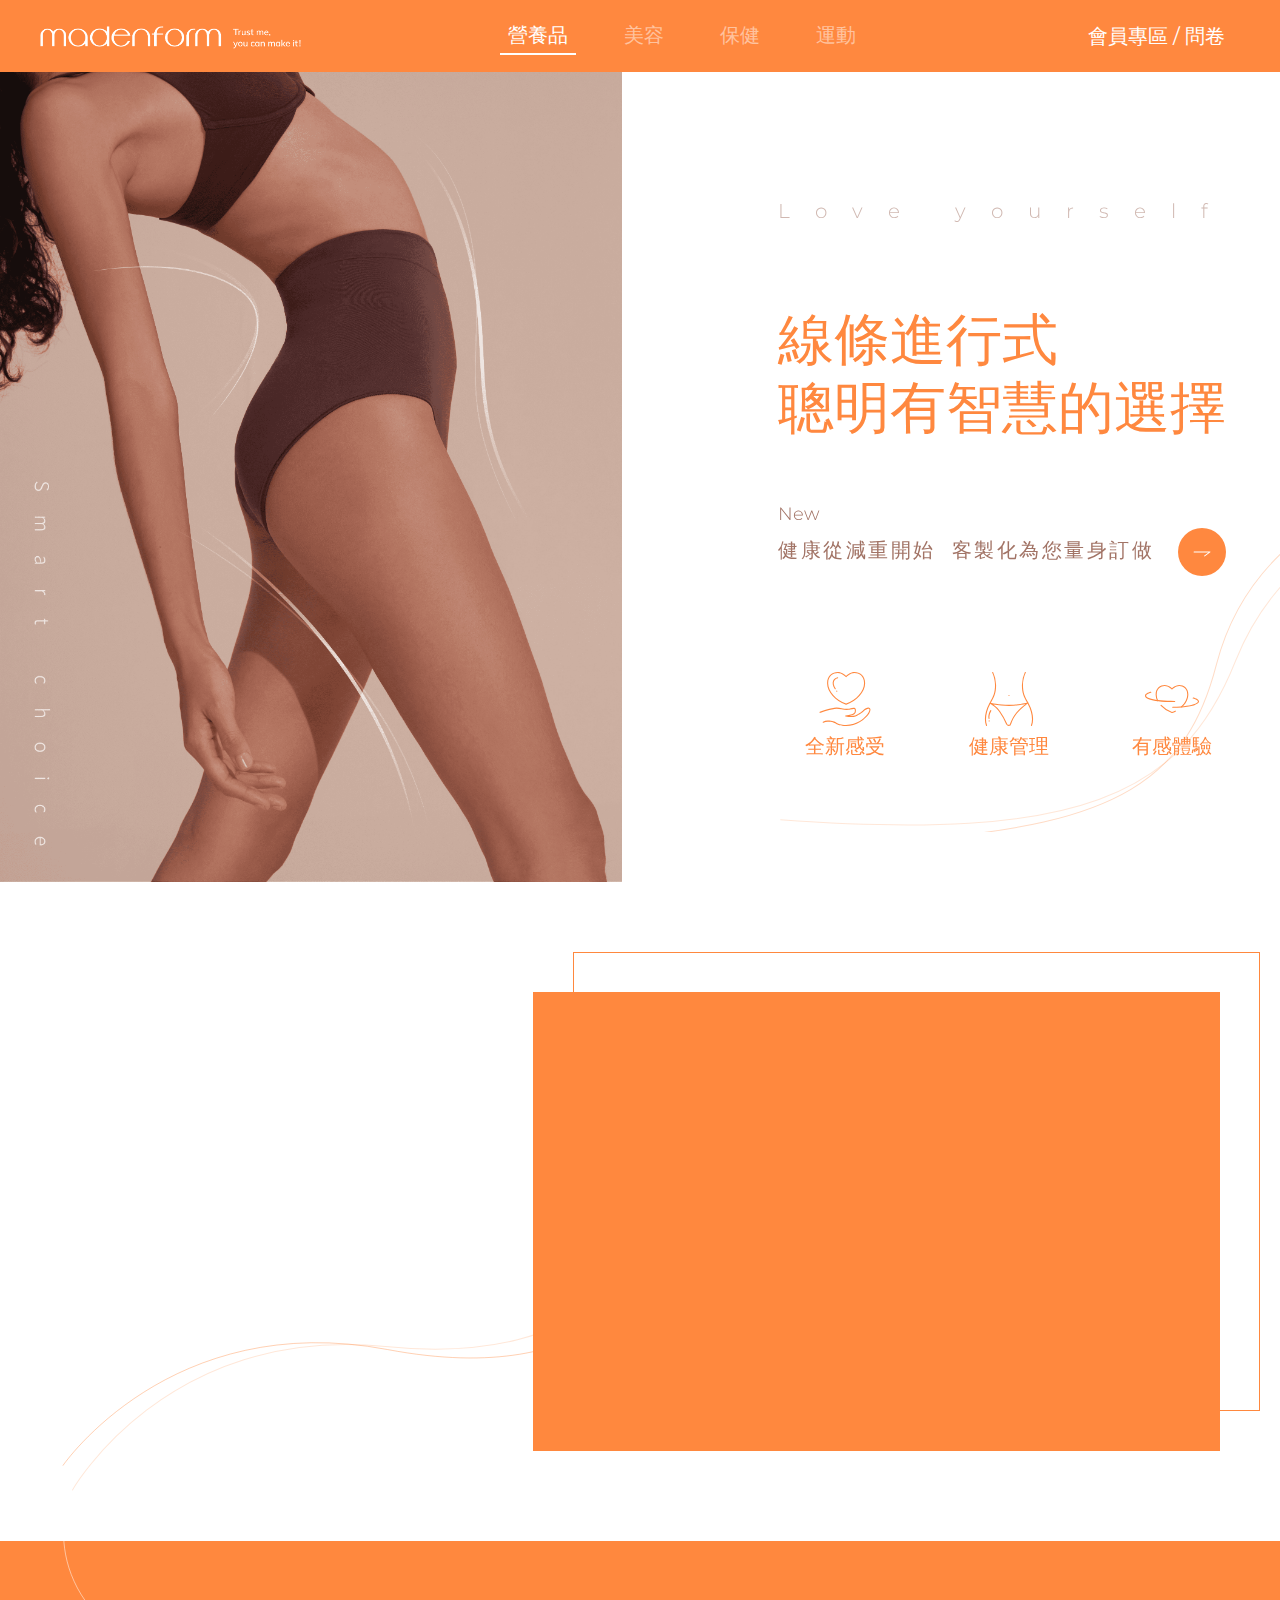
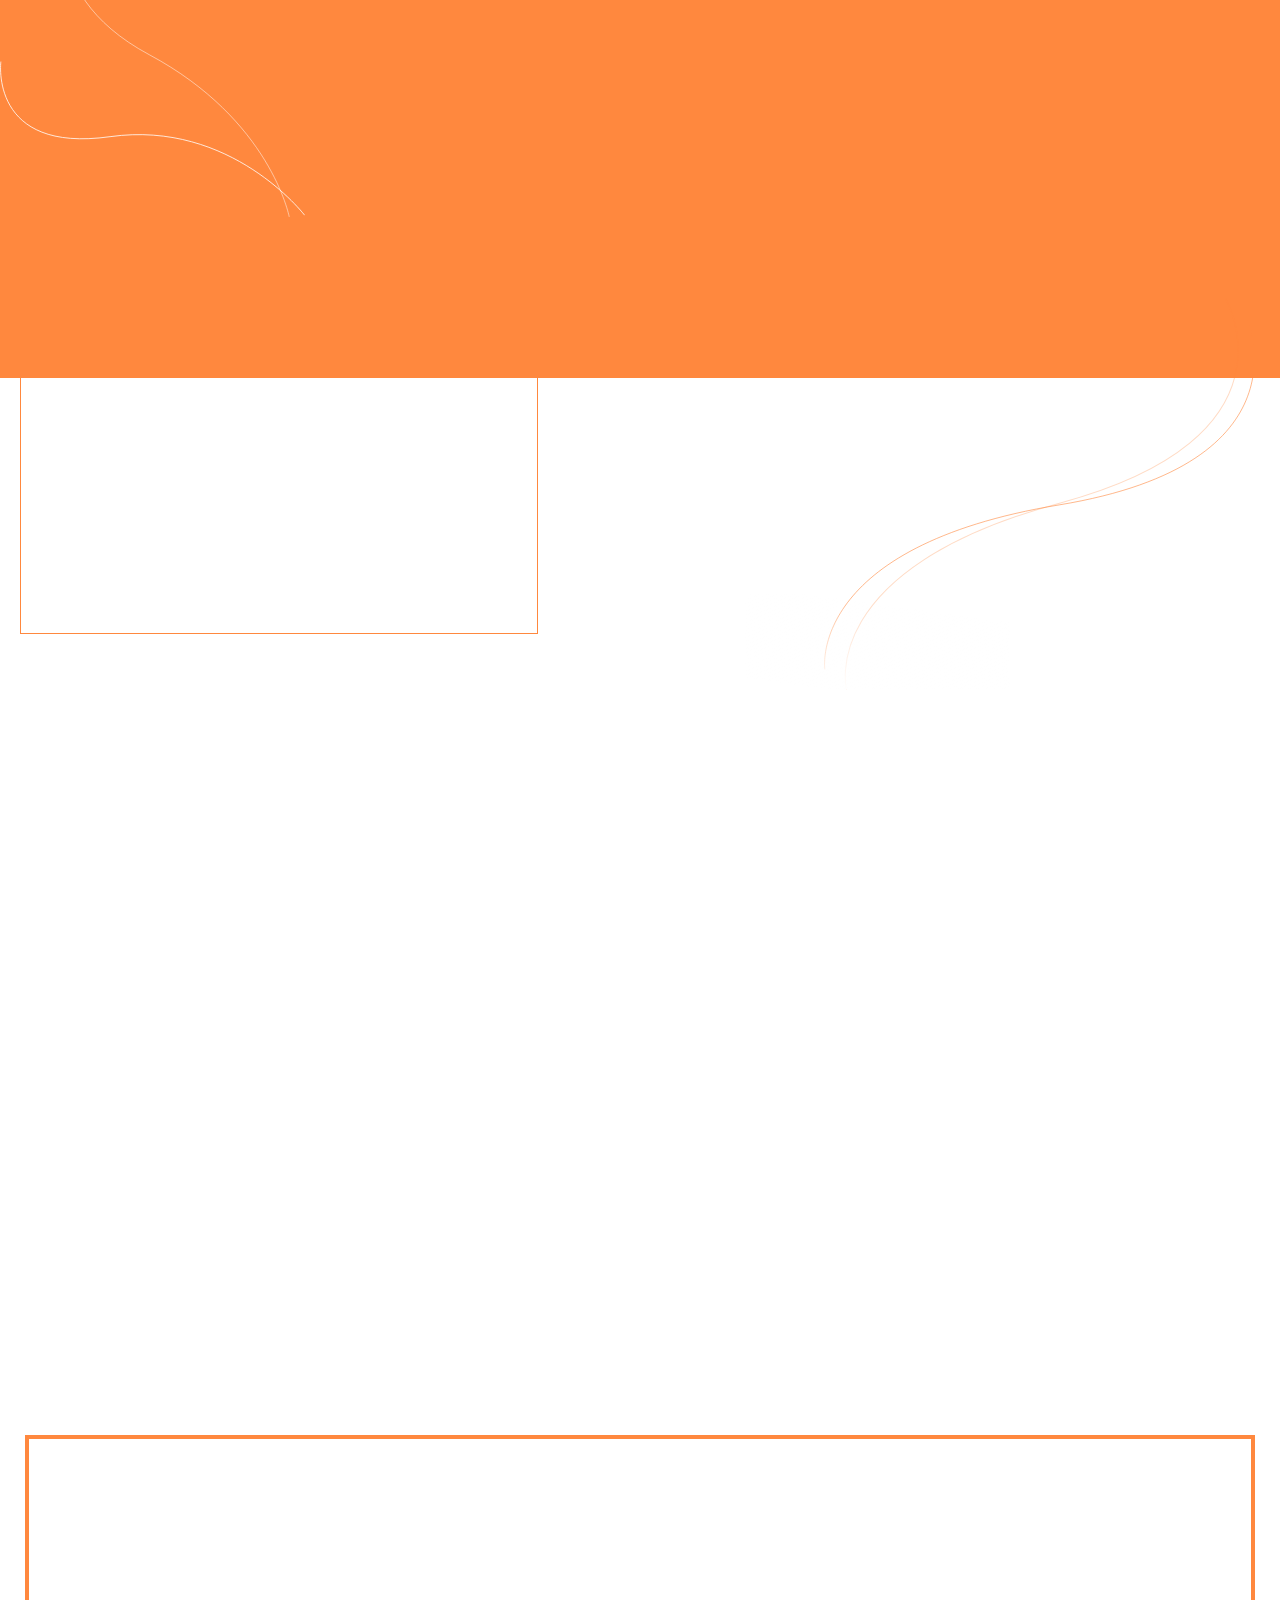
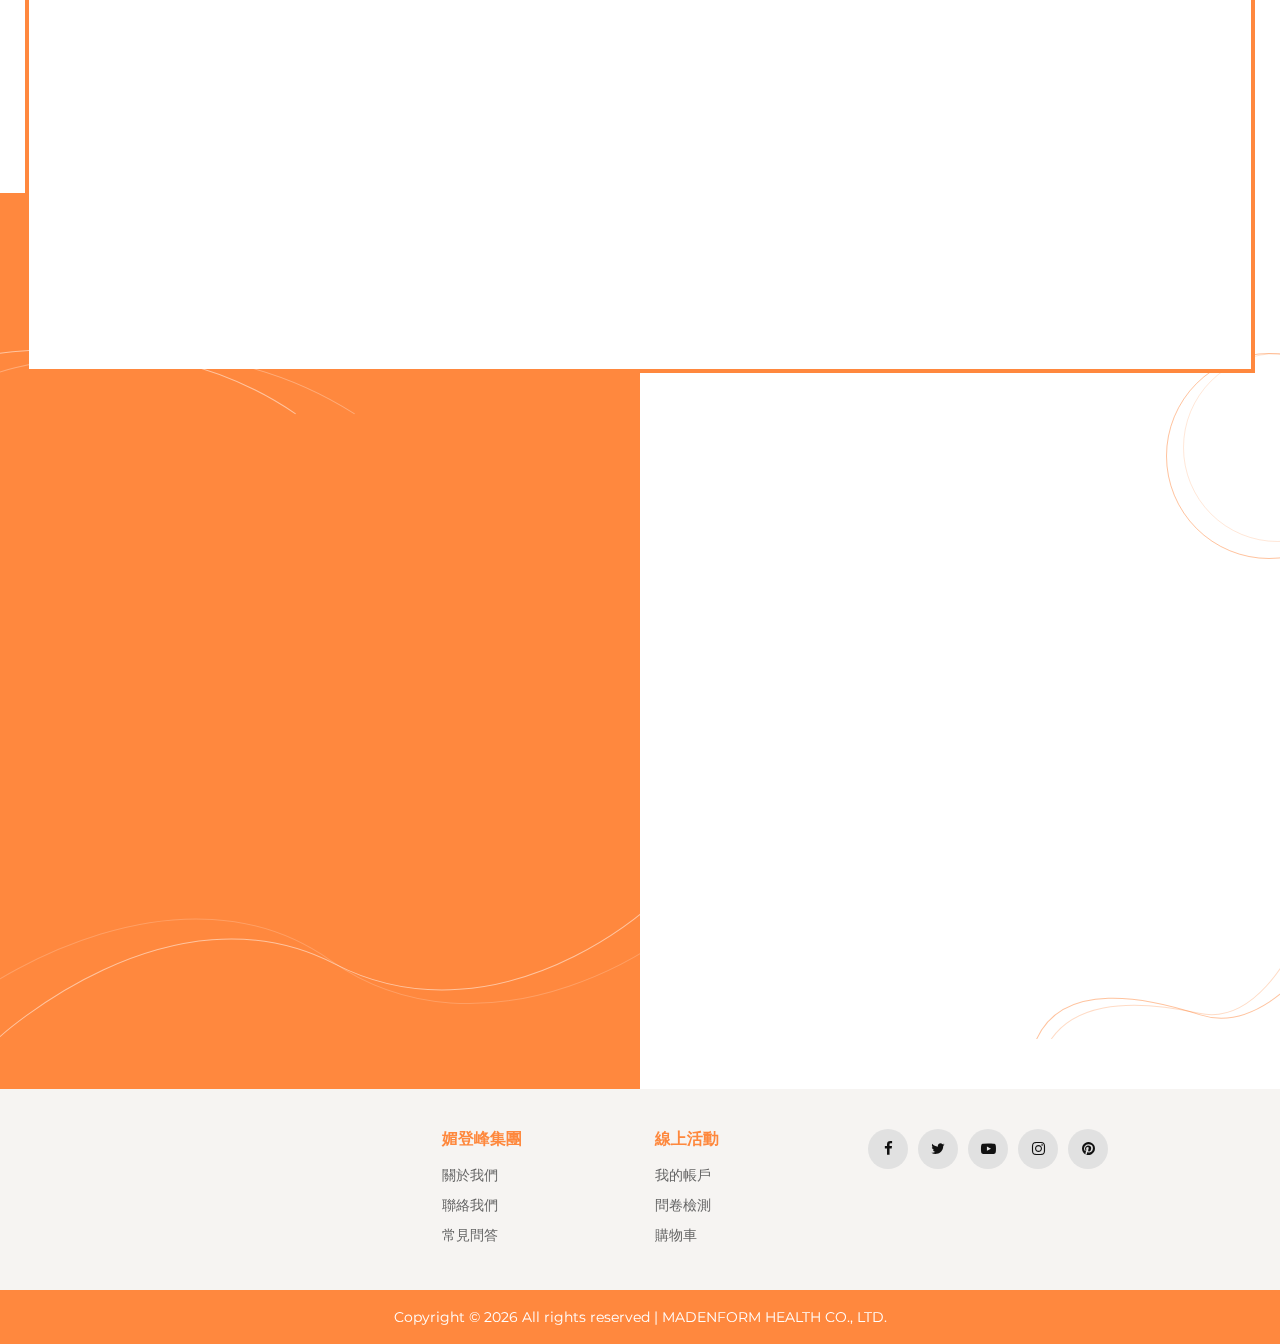
<file: index.html>
<!DOCTYPE html>
<html>
	<head>
		<meta charset="UTF-8">
		<meta name="description" content="Ashion Template">
		<meta name="keywords" content="Ashion, unica, creative, html">
		<meta name="viewport" content="width=device-width, initial-scale=1.0">
		<meta http-equiv="X-UA-Compatible" content="ie=edge">
		<title>Ashion | Template</title>
		<link rel="icon" type="image/x-icon" href="Portal_MADENFORM/favicon.ico" />
		<!-- Google Font -->
		<link href="https://fonts.googleapis.com/css2?family=Cookie&display=swap" rel="stylesheet">
		<link href="https://fonts.googleapis.com/css2?family=Montserrat:wght@400;500;600;700;800;900&display=swap" rel="stylesheet">
		<!-- Css Styles -->
		<link rel="stylesheet" href="Portal_MADENFORM/ashion/css/bootstrap.min.css" type="text/css">
		<link rel="stylesheet" href="Portal_MADENFORM/ashion/css/font-awesome.min.css" type="text/css">
		<link rel="stylesheet" href="Portal_MADENFORM/ashion/css/elegant-icons.css" type="text/css">
		<link rel="stylesheet" href="Portal_MADENFORM/ashion/css/jquery-ui.min.css" type="text/css">
		<link rel="stylesheet" href="Portal_MADENFORM/ashion/css/magnific-popup.css" type="text/css">
		<link rel="stylesheet" href="Portal_MADENFORM/ashion/css/owl.carousel.min.css" type="text/css">
		<link rel="stylesheet" href="Portal_MADENFORM/ashion/css/slicknav.min.css" type="text/css">
		<link rel="stylesheet" href="https://cdnjs.cloudflare.com/ajax/libs/animate.css/4.1.1/animate.min.css" type="text/css">	
		<link rel="stylesheet" href="Portal_MADENFORM/ashion/css/style.css" type="text/css">
		<link rel="stylesheet" href="Portal_MADENFORM/ashion/css/customize.css" type="text/css">
	</head>
	<body>
		<!-- Page Preloder -->
		<div id="preloder">
			<div class="loader"></div>
		</div>
		<!-- Offcanvas Menu Begin -->
		<div class="offcanvas-menu-overlay"></div>
		<div class="offcanvas-menu-wrapper">
			<div class="offcanvas__close">+</div>
			<div class="offcanvas__logo">
				<a href="./index.html"><img src="Portal_MADENFORM/ashion/img/logo.png" alt=""></a>
			</div>
			<div id="mobile-menu-wrap"></div>
			<div class="offcanvas__auth">
				<a href="Portal_MADENFORM/member">登入</a>
				<a href="Portal_MADENFORM/quests">問卷</a>
			</div>
		</div>
		<!-- Offcanvas Menu End -->
		<!-- Header Section Begin -->
		<nav class="navbar navbar-expand-lg navbar-dark fixed-top bg-primary py-sm-3 py-2">
			<div class="container">
				<div class="row align-items-center justify-content-between">
					<div class="col-xl-3 col-lg-4 col-md-6 col-xs-6 col-9">
						<a class="navbar-brand" href="#"><img src="Portal_MADENFORM/ashion/img/index/logo@3x.png" alt=""></a>
					</div>
					<button class="navbar-toggler" type="button" data-toggle="collapse" data-target="#navbarsExample05" aria-controls="navbarsExample05" aria-expanded="false" aria-label="Toggle navigation">
						<span class="navbar-toggler-icon"></span>
					</button>
					<div class="col-xl-9 col-lg-8 col-md-10">
						<div class="collapse navbar-collapse justify-content-center align-items-center" id="navbarsExample05">
							<ul class="navbar-nav justify-content-center pt-md-0 pt-3">
								<div class="row align-items-center">
									<div class="col-md-9 text-center">
										<div class="d-block d-md-flex justify-content-center">
											<li class="nav-item active">
												<a class="nav-link fs20" href="#">營養品</a>
											</li>
											<li class="nav-item">
												<a class="nav-link fs20" href="#">美容</a>
											</li>
											<li class="nav-item">
												<a class="nav-link fs20" href="#">保健</a>
											</li>
											<li class="nav-item">
												<a class="nav-link fs20" href="#">運動</a>
											</li>
										</div>
									</div>
									<div class="col-md-3 text-md-right text-center">
										<li class="header_group">
											<a class="btn-link fs20" href="Portal_MADENFORM/member">會員專區</a>
											<a class="btn-link fs20" href="q1.html">問卷</a>
										</li>
									</div>
								</div>
							</ul>
						</div>
					</div>
				</div>
			</div>
		</nav>
		<!-- Header Section End -->
		<main>
			<section class="detect-section opening">
				<img src="Portal_MADENFORM/ashion/img/index/decoration/section-op-1.svg" alt="" width="515" class="bg-decoration bg-decoration-op">
				<div class="container-fluid">
					<div class="row">
						<div class="opening_img">
							<img src="Portal_MADENFORM/ashion/img/index/opening@3x.png" class="wow animate__animated animate__fadeInDown" data-wow-delay="0s" width="100%" alt="">
						</div>
						<div class="opening_text font-weight-300 py-5 d-lg-flex flex-wrap align-content-center">
							<div class="text__area text-lg-left text-center col-lg-12 px-lg-3 px-4">
								<div class="label fs20 text-brown opacity-50 wow animate__animated animate__fadeInDown" data-wow-delay="0.3s">Love yourself</div>
								<h2 class="fs56 text-primary font-weight-300 wow animate__animated animate__fadeInDown" data-wow-delay="0.6s">線條進行式<br/>聰明有智慧的選擇</h2>
								<div class="wow animate__animated animate__fadeInDown" data-wow-delay="0.9s">
									<div class="fs18 text-brown w-100">New</div>
									<div class="slogan fs20 text-brown pb-5">
										<span class="d-lg-inline-block d-block mr-lg-3 my-lg-0 my-1">健康從減重開始</span><span class="d-lg-inline-block d-block mr-lg-3 my-lg-0 my-1">客製化為您量身訂做</span>
										<a href="q1.html" class="d-inline-block">
											<img src="Portal_MADENFORM/ashion/img/index/btn-cicle.svg" width="48" alt="">
										</a>
									</div>
								</div>
								<div class="row justify-content-around pt-lg-5 pt-3">
									<div class="text-center wow animate__animated animate__fadeInDown" data-wow-delay="1.2s">
										<img class="d-block mx-auto" src="Portal_MADENFORM/ashion/img/index/mask-group-5.svg" width="54" alt="">
										<p class="fs20 text-primary mt-2 mb-0">全新感受</p>
									</div>
									<div class="text-center wow animate__animated animate__fadeInDown" data-wow-delay="1.2s">
										<img class="d-block mx-auto" src="Portal_MADENFORM/ashion/img/index/mask-group-6.svg" width="54" alt="">
										<p class="fs20 text-primary mt-2 mb-0">健康管理</p>
									</div>
									<div class="text-center wow animate__animated animate__fadeInDown" data-wow-delay="1.2s">
										<img class="d-block mx-auto" src="Portal_MADENFORM/ashion/img/index/mask-group-7.svg" width="54" alt="">
										<p class="fs20 text-primary mt-2 mb-0">有感體驗</p>
									</div>
								</div>
							</div>
						</div>
					</div>
				</div>
			</section>
			<section class="detect-section section-1">
				<img src="Portal_MADENFORM/ashion/img/index/decoration/section-1-1.svg" alt="" width="600" class="bg-decoration bg-decoration-1-1">
				<div class="container">
					<div class="row flex-wrap-reverse align-items-center">
						<div class="col-lg-5 mt-lg-0 pt-lg-0 mt-5 pt-3 text-lg-left text-center wow animate__animated animate__fadeInLeft">
							<div class="fs20 text-brown opacity-50">從臉到腳喚醒身體每一處的細胞</div>
							<h2 class="fs56 text-primary">維持最好的自己</h2>
							<div class="slogan fs20 text-brown font-weight-300 pt-4 mt-3">
								<span class="d-inline-block mr-4">預防醫學</span><span class="d-inline-block mr-4">從最簡單開始</span>
								<a href="q1.html" class="d-inline-block">
									<img src="Portal_MADENFORM/ashion/img/index/btn-cicle.svg" width="48" alt="">
								</a>
							</div>
						</div>
						<div class="col-lg-7">
							<div class="decorate decorate-1">
								<img src="Portal_MADENFORM/ashion/img/index/group-20@3x.png" class="wow animate__animated animate__fadeInRight" width="100%" alt="">
							</div>
						</div>
					</div>
				</div>
			</section>
			<section class="detect-section section-2">
				<img src="Portal_MADENFORM/ashion/img/index/decoration/section-2-1.svg" alt="" width="305" class="bg-decoration bg-decoration-2-1">
				<div class="container wow animate__animated animate__fadeInDown">
					<div class="fs65 text-center line-height-125 mb-3">「Trust me, you can make it!」</div>
					<div class="fs20 line-height-2 text-center">
						相信的力量，始於內在的堅毅<br/>
						<span class="d-inline-block">給自己機會，</span><span class="d-inline-block">重現健康、自信、風采的曲線</span>
					</div>
				</div>
			</section>
			<section class="detect-section section-3">
				<img src="Portal_MADENFORM/ashion/img/index/decoration/section-3-1.svg" alt="" width="525" class="bg-decoration bg-decoration-3-1">
				<div class="container-fluid">
					<div class="row">
						<div class="col-lg-5 pl-0">
							<div class="decorate decorate-2">
								<img src="Portal_MADENFORM/ashion/img/index/20201105-4036@3x.png" class="wow animate__animated animate__fadeInLeft" width="100%" alt="">
							</div>
						</div>
						<div class="col-lg-6 col-text pl-lg-5 text-lg-left text-center">
							<div class="fs48 text-lg-white text-primary mt-0 my-3 pb-lg-5 wow animate__animated animate__fadeInDown" data-wow-delay="0.3s">
								<span class="d-inline-block">量身打造</span><span class="fs30 d-sm-inline-block d-block align-middle">╳</span><span class="d-inline-block">專家調配</span><span class="fs30 d-sm-inline-block d-block align-middle">╳</span><span class="d-inline-block">漢方營養</span>
							</div>
							<div class="d-table mx-auto mx-lg-0 text-left fs20 text-brown line-height-2 font-weight-300 pb-3 wow animate__animated animate__fadeInDown" data-wow-delay="0.6s">
								- 專業營養師諮詢<br/>
								- 健康的生活型態<br/>
								- 美力團隊 全省門市為您服務
							</div>
							<a href="#!" class="btn btn-lg btn-primary rounded-0 mt-4 wow animate__animated animate__fadeInDown" data-wow-delay="0.9s">立即加入 Trust me！</a>
						</div>
					</div>
				</div>
			</section>
			<section class="detect-section section-4">
				<div class="container-fluid">
					<div class="row">
						<div class="col-lg-3 col-6">
							<div class="decorate decorate-3 wow animate__animated animate__fadeInDown" data-wow-delay="0s">
								<img src="Portal_MADENFORM/ashion/img/index/20201105-3055@3x.png" width="100%" alt="">
							</div>
						</div>
						<div class="col-lg-3 col-6 mt-5">
							<div class="decorate decorate-3 wow animate__animated animate__fadeInDown" data-wow-delay="0.2s">
								<img src="Portal_MADENFORM/ashion/img/index/20201105-3299@3x.png" width="100%" alt="">
							</div>
						</div>
						<div class="col-lg-3 col-6">
							<div class="decorate decorate-3 wow animate__animated animate__fadeInDown" data-wow-delay="0.4s">
								<img src="Portal_MADENFORM/ashion/img/index/20201105-4443@3x.png" width="100%" alt="">
							</div>
						</div>
						<div class="col-lg-3 col-6 mt-5">
							<div class="decorate decorate-3 wow animate__animated animate__fadeInDown" data-wow-delay="0.6s">
								<img src="Portal_MADENFORM/ashion/img/index/20201105-4537@3x.png" width="100%" alt="">
							</div>
						</div>
					</div>
				</div>
			</section>
			<section class="detect-section section-5">
				<div class="container">
					<div class="row px-lg-0 px-3">
						<div class="showbox col-lg-12 text-center">
							<div class="wow animate__animated animate__fadeInDown" data-wow-delay="0s">
								<div class="fs56 text-primary">寵愛自己</div>
								<div class="fs20 text-brown font-weight-300 pt-4 pb-lg-5 pb-1 mb-lg-4">
									<span class="d-inline-block mx-3">就從體重管理開始</span><span class="d-inline-block mx-3">讓愛的行動傳遞出去</span>
								</div>
							</div>
							<div class="row">
								<div class="col-lg-3 col-6 mt-lg-0 mt-5 fs20 text-center wow animate__animated animate__fadeInUp" data-wow-delay="0s">
									<img class="d-block mx-auto" src="Portal_MADENFORM/ashion/img/index/mask-group-8.svg" width="84" alt="">
									<div class="text-primary mt-lg-5 mt-2">線上初體驗</div>
									<div class="text-brown mt-2">給自己一個機會</div>
								</div>
								<div class="col-lg-3 col-6 mt-lg-0 mt-5 fs20 text-center wow animate__animated animate__fadeInUp" data-wow-delay="0s">
									<img class="d-block mx-auto" src="Portal_MADENFORM/ashion/img/index/mask-group-9.svg" width="84" alt="">
									<div class="text-primary mt-lg-5 mt-2">會員專屬</div>
									<div class="text-brown mt-2">100%量身訂制</div>
								</div>
								<div class="col-lg-3 col-6 mt-lg-0 mt-5 fs20 text-center wow animate__animated animate__fadeInUp" data-wow-delay="0s">
									<img class="d-block mx-auto" src="Portal_MADENFORM/ashion/img/index/mask-group-10.svg" width="84" alt="">
									<div class="text-primary mt-lg-5 mt-2">親友享優惠</div>
									<div class="text-brown mt-2">分享回饋無限</div>
								</div>
								<div class="col-lg-3 col-6 mt-lg-0 mt-5 fs20 text-center wow animate__animated animate__fadeInUp" data-wow-delay="0s">
									<img class="d-block mx-auto" src="Portal_MADENFORM/ashion/img/index/mask-group-11.svg" width="84" alt="">
									<div class="text-primary mt-lg-5 mt-2">全省門市服務</div>
									<div class="text-brown mt-2"><span class="d-inline-block">線上線下</span><span class="d-inline-block">實體感受</span></div>
								</div>
							</div>
						</div>
					</div>
				</div>
			</section>
			<section class="detect-section section-6">
				<div class="bg-decoration bg-decoration-6-1">
					<img src="Portal_MADENFORM/ashion/img/index/decoration/section-6-1.svg" alt="" width="206">
				</div>
				<img src="Portal_MADENFORM/ashion/img/index/decoration/section-6-2.svg" alt="" width="375" class="bg-decoration bg-decoration-6-2">
				<img src="Portal_MADENFORM/ashion/img/index/decoration/section-6-3.svg" alt="" width="745" class="bg-decoration bg-decoration-6-3">
				<div class="bg-decoration bg-decoration-6-4">
					<img src="Portal_MADENFORM/ashion/img/index/decoration/section-6-4.svg" alt="" width="280">
				</div>
				<div class="container-fluid">
					<div class="row">
						<div class="col-lg-6 col-img px-0">
							<img src="Portal_MADENFORM/ashion/img/index/20201105-2748@3x.png" class="wow animate__animated animate__fadeInLeft" data-wow-delay="0s" alt="">
						</div>
						<div class="col-lg-5 col-text offset-lg-1 text-lg-left text-center">
							<div class="fs56 text-primary wow animate__animated animate__fadeInRight" data-wow-delay="0.3s">你不孤單</div>
							<div class="fs20 text-brown font-weight-300 line-height-2 mt-xl-4 mt-3 pt-xl-3 wow animate__animated animate__fadeInRight" data-wow-delay="0.3s">
								- 專業健康團隊檢視您的生活型態<br/>
								- 為您量身打造健康處方箋
							</div>
							<div class="label fs20 text-brown font-weight-300 opacity-50 mt-xl-5 mt-4 pt-xl-4 wow animate__animated animate__fadeInRight" data-wow-delay="0.3s">有方法有步驟，展現美麗新曲線</div>
							<div class="fs56 text-primary line-height-125 mt-xl-4 mt-3 pb-xl-5 wow animate__animated animate__fadeInRight" data-wow-delay="0.3s">
								You can make it !
							</div>
							<a href="#!" class="btn btn-lg btn-primary rounded-0 mt-lg-5 mt-3 wow animate__animated animate__fadeInRight" data-wow-delay="0.3s">我要S(曲)線</a>
						</div>
					</div>
				</div>
			</section>
		</main>
		<!-- Footer Section Begin -->
		<footer class="footer mt-lg-0 mt-5">
			<div class="container-fluid">
				<div class="row">
					<div class="col-lg-4 col-md-6 col-sm-7">
						<!-- <div class="footer__about"></div> -->
					</div>
					<div class="col-lg-2 col-md-3 col-sm-5">
						<div class="footer__widget">
							<h6>媚登峰集團</h6>
							<ul>
								<li><a href="#">關於我們</a></li>
								<li><a href="#">聯絡我們</a></li>
								<li><a href="#">常見問答</a></li>
							</ul>
						</div>
					</div>
					<div class="col-lg-2 col-md-3 col-sm-4">
						<div class="footer__widget">
							<h6>線上活動</h6>
							<ul>
								<li><a href="#">我的帳戶</a></li>
								<li><a href="#">問卷檢測</a></li>
								<li><a href="#">購物車</a></li>
							</ul>
						</div>
					</div>
					<div class="col-lg-4 col-md-8 col-sm-8">
						<div class="footer__newslatter">
							<div class="footer__social">
								<a href="#"><i class="fa fa-facebook"></i></a>
								<a href="#"><i class="fa fa-twitter"></i></a>
								<a href="#"><i class="fa fa-youtube-play"></i></a>
								<a href="#"><i class="fa fa-instagram"></i></a>
								<a href="#"><i class="fa fa-pinterest"></i></a>
							</div>
						</div>
					</div>
				</div>
				<div class="row">
					<div class="col-lg-12">
						<!-- Link back to Colorlib can't be removed. Template is licensed under CC BY 3.0. -->
						<div class="footer__copyright__text">
							<p>
								Copyright &copy; <script>document.write(new Date().getFullYear());</script> All rights reserved | MADENFORM HEALTH CO., LTD.
							</p>
						</div>
						<!-- Link back to Colorlib can't be removed. Template is licensed under CC BY 3.0. -->
					</div>
				</div>
			</div>
		</footer>
		<!-- Footer Section End -->
		<div id="gotop"><img src="Portal_MADENFORM/ashion/img/index/btn-top.svg" width="48" alt="返回至頁首"></div>
		<!-- Search Begin -->
		<div class="search-model">
			<div class="h-100 d-flex align-items-center justify-content-center">
				<div class="search-close-switch">+</div>
				<form class="search-model-form">
					<input type="text" id="search-input" placeholder="Search here.....">
				</form>
			</div>
		</div>
		<!-- Search End -->
		<!-- Js Plugins -->
		<script src="Portal_MADENFORM/ashion/js/jquery-3.3.1.min.js"></script>
		<script src="Portal_MADENFORM/ashion/js/bootstrap.min.js"></script>
		<script src="Portal_MADENFORM/ashion/js/jquery.magnific-popup.min.js"></script>
		<script src="Portal_MADENFORM/ashion/js/jquery-ui.min.js"></script>
		<script src="Portal_MADENFORM/ashion/js/mixitup.min.js"></script>
		<script src="Portal_MADENFORM/ashion/js/jquery.countdown.min.js"></script>
		<script src="Portal_MADENFORM/ashion/js/jquery.slicknav.js"></script>
		<script src="Portal_MADENFORM/ashion/js/owl.carousel.min.js"></script>
		<script src="Portal_MADENFORM/ashion/js/jquery.nicescroll.min.js"></script>
		<script src="Portal_MADENFORM/ashion/js/plugins/slick/slick.min.js"></script>
		<script src="https://cdnjs.cloudflare.com/ajax/libs/wow/1.1.2/wow.min.js"></script>
		<script src="Portal_MADENFORM/ashion/js/main.js"></script>
		<script src="Portal_MADENFORM/ashion/js/customize.js"></script>
	</body>
</html>
</file>
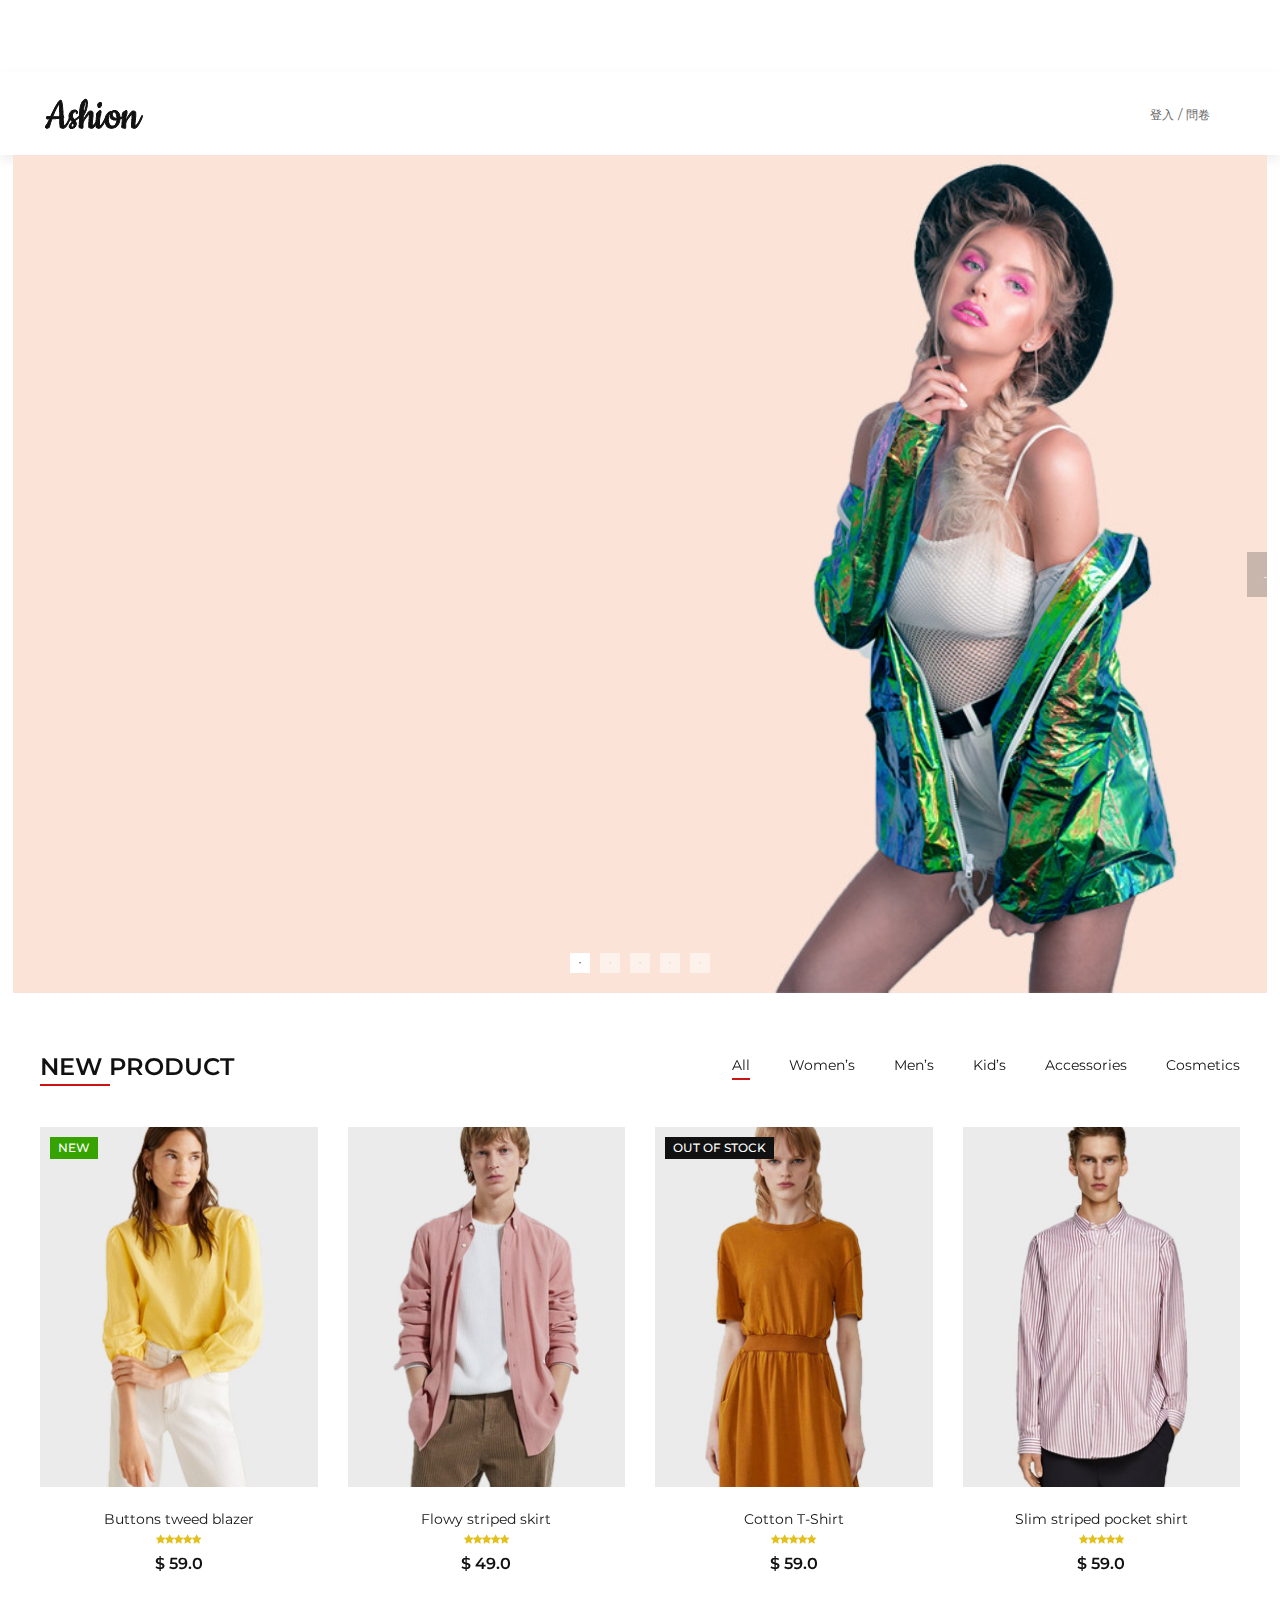
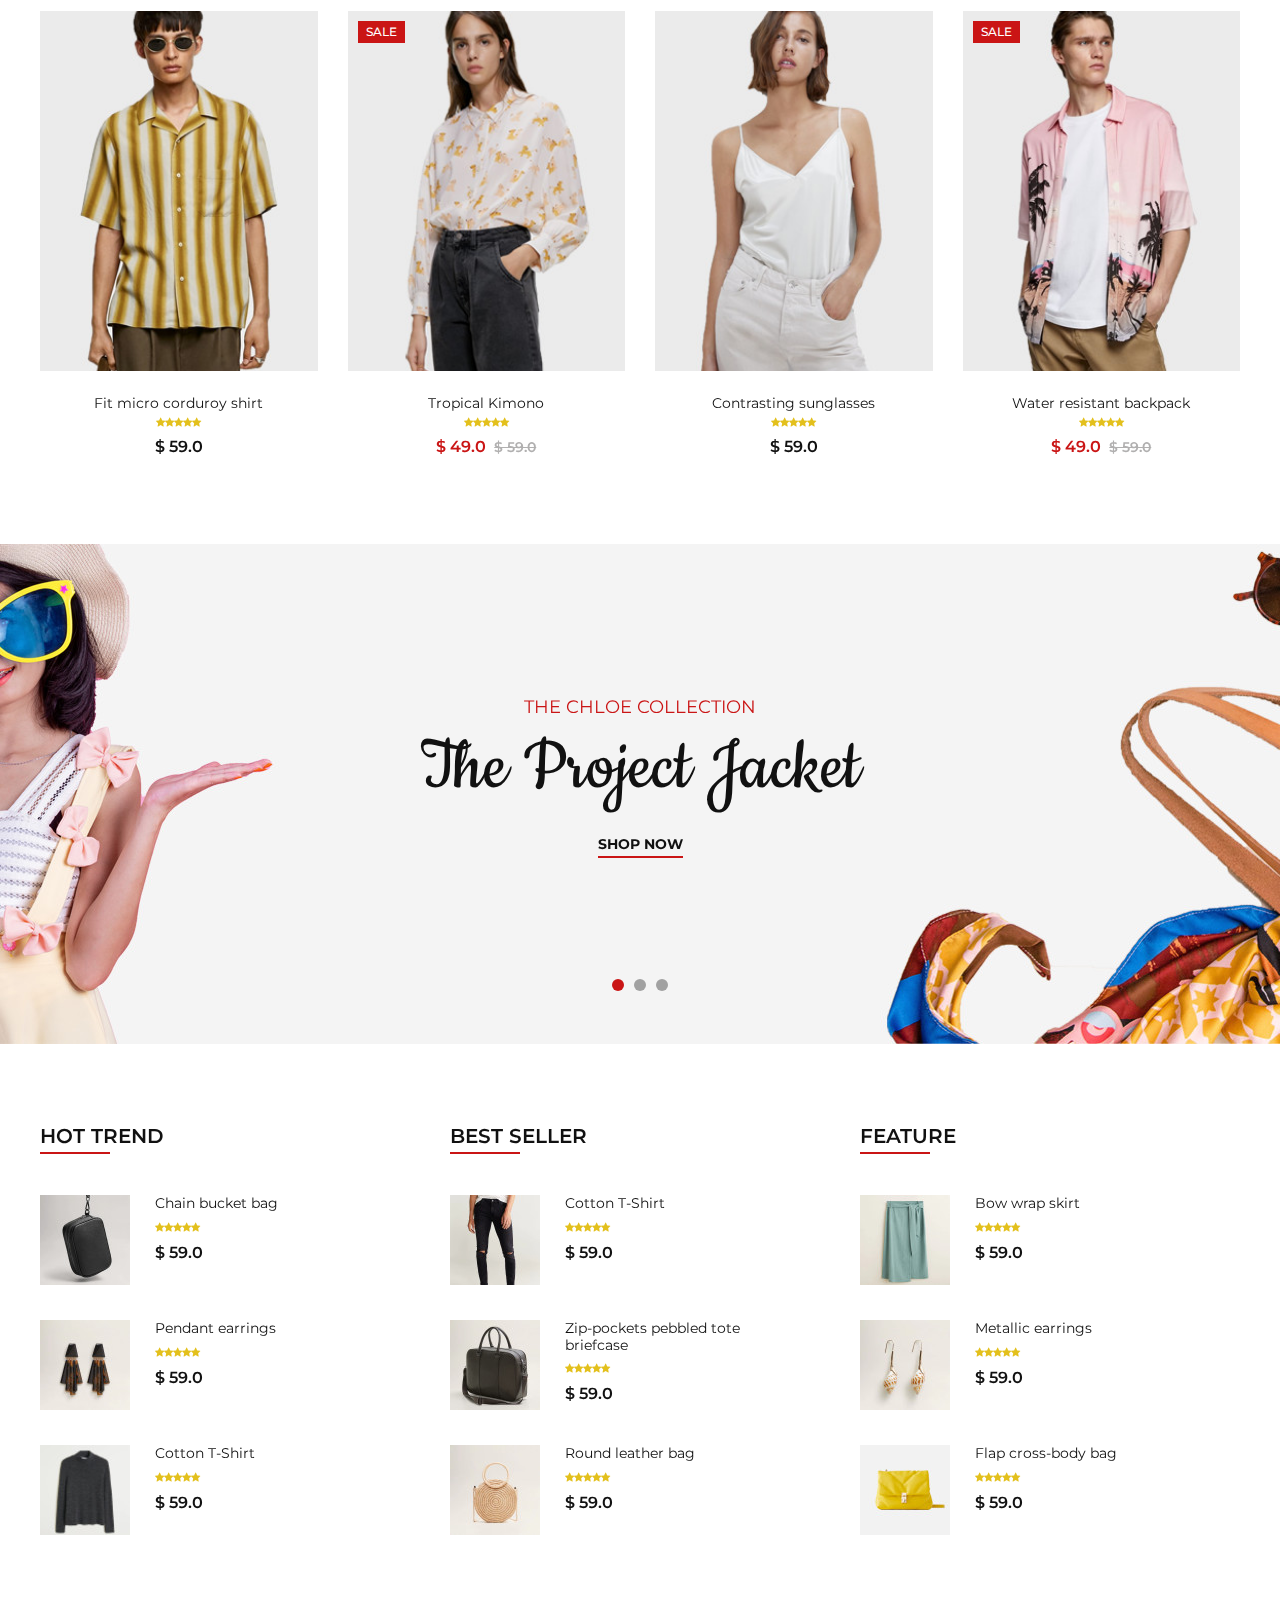
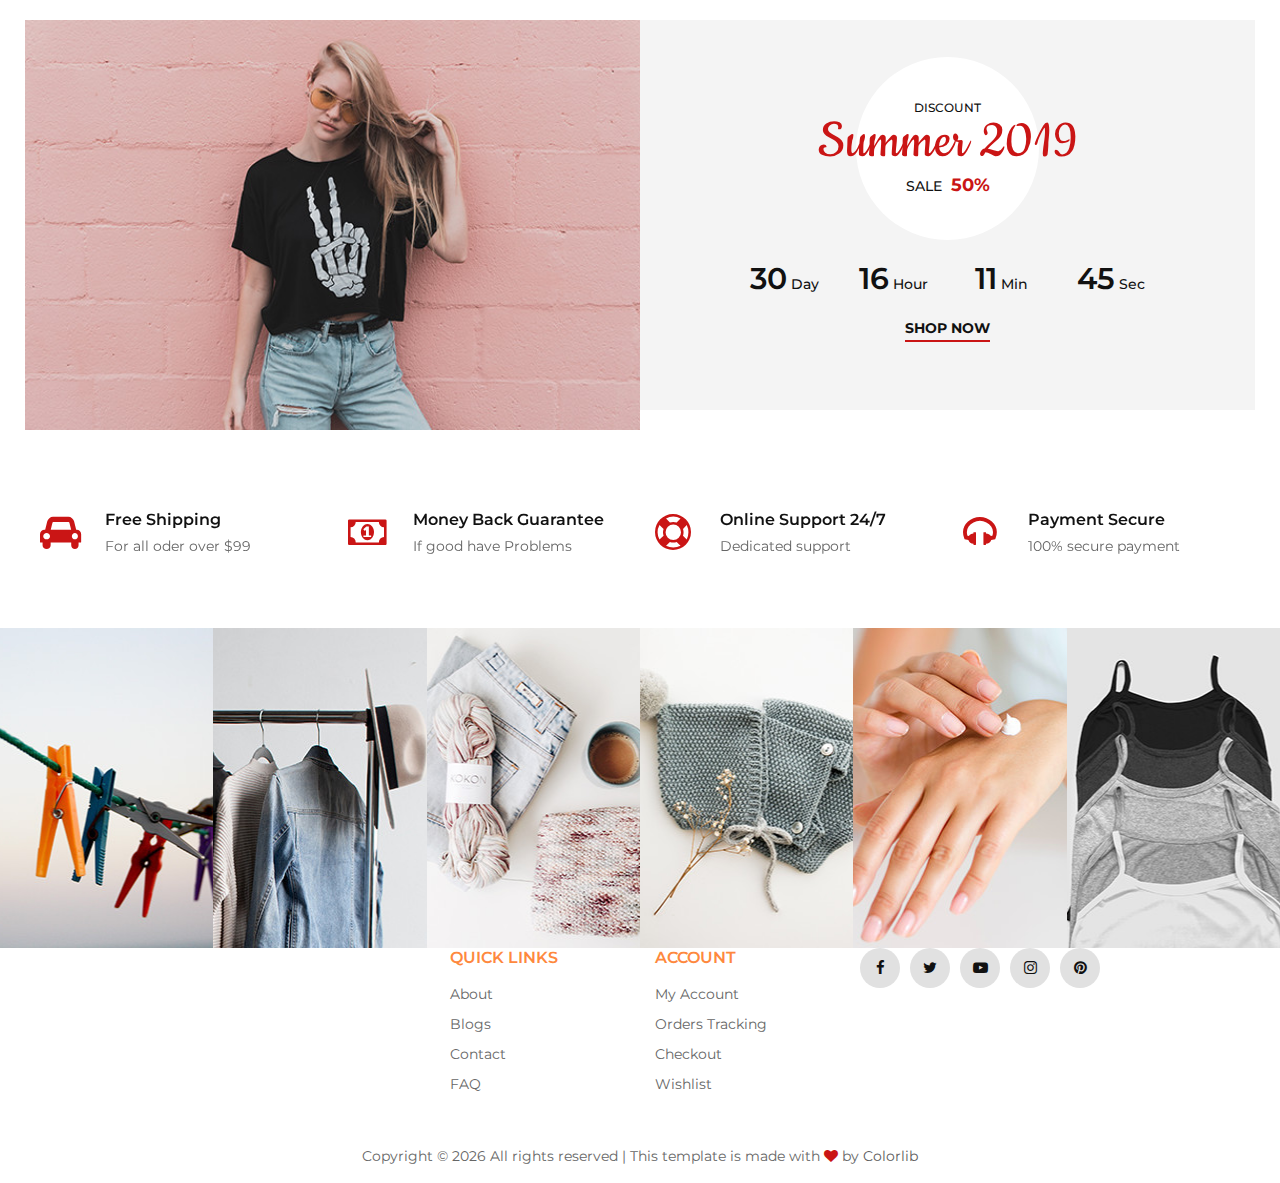
<file: _index.html>
<!DOCTYPE html>
<html>
	<head>
		<meta charset="UTF-8">
		<meta name="description" content="Ashion Template">
		<meta name="keywords" content="Ashion, unica, creative, html">
		<meta name="viewport" content="width=device-width, initial-scale=1.0">
		<meta http-equiv="X-UA-Compatible" content="ie=edge">
		<title>Ashion | Template</title>
		<link rel="icon" type="image/x-icon" href="/Portal_MADENFORM/favicon.ico" />
		<!-- Google Font -->
		<link href="https://fonts.googleapis.com/css2?family=Cookie&display=swap" rel="stylesheet">
		<link href="https://fonts.googleapis.com/css2?family=Montserrat:wght@400;500;600;700;800;900&display=swap" rel="stylesheet">
		<!-- Css Styles -->
		<link rel="stylesheet" href="/Portal_MADENFORM/ashion/css/bootstrap.min.css" type="text/css">
		<link rel="stylesheet" href="/Portal_MADENFORM/ashion/css/font-awesome.min.css" type="text/css">
		<link rel="stylesheet" href="/Portal_MADENFORM/ashion/css/elegant-icons.css" type="text/css">
		<link rel="stylesheet" href="/Portal_MADENFORM/ashion/css/jquery-ui.min.css" type="text/css">
		<link rel="stylesheet" href="/Portal_MADENFORM/ashion/css/magnific-popup.css" type="text/css">
		<link rel="stylesheet" href="/Portal_MADENFORM/ashion/css/owl.carousel.min.css" type="text/css">
		<link rel="stylesheet" href="/Portal_MADENFORM/ashion/css/slicknav.min.css" type="text/css">
		<link rel="stylesheet" href="/Portal_MADENFORM/ashion/css/style.css" type="text/css">
		<link rel="stylesheet" href="/Portal_MADENFORM/ashion/css/customize.css" type="text/css">
	</head>
	<body>
		<!-- Page Preloder -->
		<div id="preloder">
			<div class="loader"></div>
		</div>
		<!-- Offcanvas Menu Begin -->
		<div class="offcanvas-menu-overlay"></div>
		<div class="offcanvas-menu-wrapper">
			<div class="offcanvas__close">+</div>
			<div class="offcanvas__logo">
				<a href="./index.html"><img src="/Portal_MADENFORM/ashion/img/logo.png" alt=""></a>
			</div>
			<div id="mobile-menu-wrap"></div>
			<div class="offcanvas__auth">
				<a href="/Portal_MADENFORM/member">登入</a>
				<a href="/Portal_MADENFORM/quests">問卷</a>
			</div>
		</div>
		<!-- Offcanvas Menu End -->
		<!-- Header Section Begin -->
		<header class="header">
			<div class="container-fluid">
				<div class="row">
					<div class="col-xl-3 col-lg-2">
						<div class="header__logo">
							<a href="./index.html"><img src="/Portal_MADENFORM/ashion/img/logo.png" alt=""></a>
						</div>
					</div>
					<div class="col-xl-6 col-lg-7">
					</div>
					<div class="col-lg-3">
						<div class="header__right">
							<div class="header__right__auth">
								<a href="/Portal_MADENFORM/member">登入</a>
								<a href="/Portal_MADENFORM/quests">問卷</a>
							</div>
						</div>
					</div>
				</div>
				<div class="canvas__open">
					<i class="fa fa-bars"></i>
				</div>
			</div>
		</header>
		<!-- Header Section End -->
		<!-- HERO UNIT Begin -->
		<section class="hero-unit-slider" style="width: 98%; margin: auto;">
			<div id="carousel-hero" class="slick-carousel">
				<div class="carousel-inner" role="listbox">
					<div class="item_actgive">
						<img src="/Portal_MADENFORM/ashion/img/categories/category-1.jpg" style="width: 100%;height: auto;margin: auto;" alt="Slider Image"/>
					</div>
					<div class="item">
						<img src="/Portal_MADENFORM/ashion/img/categories/category-2.jpg" style="width: 100%;height: auto;margin: auto;" alt="Slider Image"/>
					</div>
					<div class="item">
						<img src="/Portal_MADENFORM/ashion/img/categories/category-3.jpg" style="width: 100%;height: auto;margin: auto;" alt="Slider Image"/>
					</div>
					<div class="item">
						<img src="/Portal_MADENFORM/ashion/img/categories/category-4.jpg" style="width: 100%;height: auto;margin: auto;" alt="Slider Image"/>
					</div>
					<div class="item">
						<img src="/Portal_MADENFORM/ashion/img/categories/category-5.jpg" style="width: 100%;height: auto;margin: auto;" alt="Slider Image"/>
					</div>
				</div>
			</div>
		</section>
		<!-- HERO UNIT End -->
		<!-- Product Section Begin -->
		<section class="product spad">
			<div class="container">
				<div class="row">
					<div class="col-lg-4 col-md-4">
						<div class="section-title">
							<h4>New product</h4>
						</div>
					</div>
					<div class="col-lg-8 col-md-8">
						<ul class="filter__controls">
							<li class="active" data-filter="*">All</li>
							<li data-filter=".women">Women’s</li>
							<li data-filter=".men">Men’s</li>
							<li data-filter=".kid">Kid’s</li>
							<li data-filter=".accessories">Accessories</li>
							<li data-filter=".cosmetic">Cosmetics</li>
						</ul>
					</div>
				</div>
				<div class="row property__gallery">
					<div class="col-lg-3 col-md-4 col-sm-6 mix women">
						<div class="product__item">
							<div class="product__item__pic set-bg" data-setbg="/Portal_MADENFORM/ashion/img/product/product-1.jpg">
								<div class="label new">New</div>
								<ul class="product__hover">
									<li><a href="img/product/product-1.jpg" class="image-popup"><span class="arrow_expand"></span></a></li>
									<li><a href="#"><span class="icon_heart_alt"></span></a></li>
									<li><a href="#"><span class="icon_bag_alt"></span></a></li>
								</ul>
							</div>
							<div class="product__item__text">
								<h6><a href="#">Buttons tweed blazer</a></h6>
								<div class="rating">
									<i class="fa fa-star"></i>
									<i class="fa fa-star"></i>
									<i class="fa fa-star"></i>
									<i class="fa fa-star"></i>
									<i class="fa fa-star"></i>
								</div>
								<div class="product__price">$ 59.0</div>
							</div>
						</div>
					</div>
					<div class="col-lg-3 col-md-4 col-sm-6 mix men">
						<div class="product__item">
							<div class="product__item__pic set-bg" data-setbg="/Portal_MADENFORM/ashion/img/product/product-2.jpg">
								<ul class="product__hover">
									<li><a href="img/product/product-2.jpg" class="image-popup"><span class="arrow_expand"></span></a></li>
									<li><a href="#"><span class="icon_heart_alt"></span></a></li>
									<li><a href="#"><span class="icon_bag_alt"></span></a></li>
								</ul>
							</div>
							<div class="product__item__text">
								<h6><a href="#">Flowy striped skirt</a></h6>
								<div class="rating">
									<i class="fa fa-star"></i>
									<i class="fa fa-star"></i>
									<i class="fa fa-star"></i>
									<i class="fa fa-star"></i>
									<i class="fa fa-star"></i>
								</div>
								<div class="product__price">$ 49.0</div>
							</div>
						</div>
					</div>
					<div class="col-lg-3 col-md-4 col-sm-6 mix accessories">
						<div class="product__item">
							<div class="product__item__pic set-bg" data-setbg="/Portal_MADENFORM/ashion/img/product/product-3.jpg">
								<div class="label stockout">out of stock</div>
								<ul class="product__hover">
									<li><a href="img/product/product-3.jpg" class="image-popup"><span class="arrow_expand"></span></a></li>
									<li><a href="#"><span class="icon_heart_alt"></span></a></li>
									<li><a href="#"><span class="icon_bag_alt"></span></a></li>
								</ul>
							</div>
							<div class="product__item__text">
								<h6><a href="#">Cotton T-Shirt</a></h6>
								<div class="rating">
									<i class="fa fa-star"></i>
									<i class="fa fa-star"></i>
									<i class="fa fa-star"></i>
									<i class="fa fa-star"></i>
									<i class="fa fa-star"></i>
								</div>
								<div class="product__price">$ 59.0</div>
							</div>
						</div>
					</div>
					<div class="col-lg-3 col-md-4 col-sm-6 mix cosmetic">
						<div class="product__item">
							<div class="product__item__pic set-bg" data-setbg="/Portal_MADENFORM/ashion/img/product/product-4.jpg">
								<ul class="product__hover">
									<li><a href="img/product/product-4.jpg" class="image-popup"><span class="arrow_expand"></span></a></li>
									<li><a href="#"><span class="icon_heart_alt"></span></a></li>
									<li><a href="#"><span class="icon_bag_alt"></span></a></li>
								</ul>
							</div>
							<div class="product__item__text">
								<h6><a href="#">Slim striped pocket shirt</a></h6>
								<div class="rating">
									<i class="fa fa-star"></i>
									<i class="fa fa-star"></i>
									<i class="fa fa-star"></i>
									<i class="fa fa-star"></i>
									<i class="fa fa-star"></i>
								</div>
								<div class="product__price">$ 59.0</div>
							</div>
						</div>
					</div>
					<div class="col-lg-3 col-md-4 col-sm-6 mix kid">
						<div class="product__item">
							<div class="product__item__pic set-bg" data-setbg="/Portal_MADENFORM/ashion/img/product/product-5.jpg">
								<ul class="product__hover">
									<li><a href="img/product/product-5.jpg" class="image-popup"><span class="arrow_expand"></span></a></li>
									<li><a href="#"><span class="icon_heart_alt"></span></a></li>
									<li><a href="#"><span class="icon_bag_alt"></span></a></li>
								</ul>
							</div>
							<div class="product__item__text">
								<h6><a href="#">Fit micro corduroy shirt</a></h6>
								<div class="rating">
									<i class="fa fa-star"></i>
									<i class="fa fa-star"></i>
									<i class="fa fa-star"></i>
									<i class="fa fa-star"></i>
									<i class="fa fa-star"></i>
								</div>
								<div class="product__price">$ 59.0</div>
							</div>
						</div>
					</div>
					<div class="col-lg-3 col-md-4 col-sm-6 mix women men kid accessories cosmetic">
						<div class="product__item sale">
							<div class="product__item__pic set-bg" data-setbg="/Portal_MADENFORM/ashion/img/product/product-6.jpg">
								<div class="label sale">Sale</div>
								<ul class="product__hover">
									<li><a href="img/product/product-6.jpg" class="image-popup"><span class="arrow_expand"></span></a></li>
									<li><a href="#"><span class="icon_heart_alt"></span></a></li>
									<li><a href="#"><span class="icon_bag_alt"></span></a></li>
								</ul>
							</div>
							<div class="product__item__text">
								<h6><a href="#">Tropical Kimono</a></h6>
								<div class="rating">
									<i class="fa fa-star"></i>
									<i class="fa fa-star"></i>
									<i class="fa fa-star"></i>
									<i class="fa fa-star"></i>
									<i class="fa fa-star"></i>
								</div>
								<div class="product__price">$ 49.0 <span>$ 59.0</span></div>
							</div>
						</div>
					</div>
					<div class="col-lg-3 col-md-4 col-sm-6 mix women men kid accessories cosmetic">
						<div class="product__item">
							<div class="product__item__pic set-bg" data-setbg="/Portal_MADENFORM/ashion/img/product/product-7.jpg">
								<ul class="product__hover">
									<li><a href="img/product/product-7.jpg" class="image-popup"><span class="arrow_expand"></span></a></li>
									<li><a href="#"><span class="icon_heart_alt"></span></a></li>
									<li><a href="#"><span class="icon_bag_alt"></span></a></li>
								</ul>
							</div>
							<div class="product__item__text">
								<h6><a href="#">Contrasting sunglasses</a></h6>
								<div class="rating">
									<i class="fa fa-star"></i>
									<i class="fa fa-star"></i>
									<i class="fa fa-star"></i>
									<i class="fa fa-star"></i>
									<i class="fa fa-star"></i>
								</div>
								<div class="product__price">$ 59.0</div>
							</div>
						</div>
					</div>
					<div class="col-lg-3 col-md-4 col-sm-6 mix women men kid accessories cosmetic">
						<div class="product__item sale">
							<div class="product__item__pic set-bg" data-setbg="/Portal_MADENFORM/ashion/img/product/product-8.jpg">
								<div class="label">Sale</div>
								<ul class="product__hover">
									<li><a href="img/product/product-8.jpg" class="image-popup"><span class="arrow_expand"></span></a></li>
									<li><a href="#"><span class="icon_heart_alt"></span></a></li>
									<li><a href="#"><span class="icon_bag_alt"></span></a></li>
								</ul>
							</div>
							<div class="product__item__text">
								<h6><a href="#">Water resistant backpack</a></h6>
								<div class="rating">
									<i class="fa fa-star"></i>
									<i class="fa fa-star"></i>
									<i class="fa fa-star"></i>
									<i class="fa fa-star"></i>
									<i class="fa fa-star"></i>
								</div>
								<div class="product__price">$ 49.0 <span>$ 59.0</span></div>
							</div>
						</div>
					</div>
				</div>
			</div>
		</section>
		<!-- Product Section End -->
		<!-- Banner Section Begin -->
		<section class="banner set-bg" data-setbg="/Portal_MADENFORM/ashion/img/banner/banner-1.jpg">
			<div class="container">
				<div class="row">
					<div class="col-xl-7 col-lg-8 m-auto">
						<div class="banner__slider owl-carousel">
							<div class="banner__item">
								<div class="banner__text">
									<span>The Chloe Collection</span>
									<h1>The Project Jacket</h1>
									<a href="#">Shop now</a>
								</div>
							</div>
							<div class="banner__item">
								<div class="banner__text">
									<span>The Chloe Collection</span>
									<h1>The Project Jacket</h1>
									<a href="#">Shop now</a>
								</div>
							</div>
							<div class="banner__item">
								<div class="banner__text">
									<span>The Chloe Collection</span>
									<h1>The Project Jacket</h1>
									<a href="#">Shop now</a>
								</div>
							</div>
						</div>
					</div>
				</div>
			</div>
		</section>
		<!-- Banner Section End -->
		<!-- Trend Section Begin -->
		<section class="trend spad">
			<div class="container">
				<div class="row">
					<div class="col-lg-4 col-md-4 col-sm-6">
						<div class="trend__content">
							<div class="section-title">
								<h4>Hot Trend</h4>
							</div>
							<div class="trend__item">
								<div class="trend__item__pic">
									<img src="/Portal_MADENFORM/ashion/img/trend/ht-1.jpg" alt="">
								</div>
								<div class="trend__item__text">
									<h6>Chain bucket bag</h6>
									<div class="rating">
										<i class="fa fa-star"></i>
										<i class="fa fa-star"></i>
										<i class="fa fa-star"></i>
										<i class="fa fa-star"></i>
										<i class="fa fa-star"></i>
									</div>
									<div class="product__price">$ 59.0</div>
								</div>
							</div>
							<div class="trend__item">
								<div class="trend__item__pic">
									<img src="/Portal_MADENFORM/ashion/img/trend/ht-2.jpg" alt="">
								</div>
								<div class="trend__item__text">
									<h6>Pendant earrings</h6>
									<div class="rating">
										<i class="fa fa-star"></i>
										<i class="fa fa-star"></i>
										<i class="fa fa-star"></i>
										<i class="fa fa-star"></i>
										<i class="fa fa-star"></i>
									</div>
									<div class="product__price">$ 59.0</div>
								</div>
							</div>
							<div class="trend__item">
								<div class="trend__item__pic">
									<img src="/Portal_MADENFORM/ashion/img/trend/ht-3.jpg" alt="">
								</div>
								<div class="trend__item__text">
									<h6>Cotton T-Shirt</h6>
									<div class="rating">
										<i class="fa fa-star"></i>
										<i class="fa fa-star"></i>
										<i class="fa fa-star"></i>
										<i class="fa fa-star"></i>
										<i class="fa fa-star"></i>
									</div>
									<div class="product__price">$ 59.0</div>
								</div>
							</div>
						</div>
					</div>
					<div class="col-lg-4 col-md-4 col-sm-6">
						<div class="trend__content">
							<div class="section-title">
								<h4>Best seller</h4>
							</div>
							<div class="trend__item">
								<div class="trend__item__pic">
									<img src="/Portal_MADENFORM/ashion/img/trend/bs-1.jpg" alt="">
								</div>
								<div class="trend__item__text">
									<h6>Cotton T-Shirt</h6>
									<div class="rating">
										<i class="fa fa-star"></i>
										<i class="fa fa-star"></i>
										<i class="fa fa-star"></i>
										<i class="fa fa-star"></i>
										<i class="fa fa-star"></i>
									</div>
									<div class="product__price">$ 59.0</div>
								</div>
							</div>
							<div class="trend__item">
								<div class="trend__item__pic">
									<img src="/Portal_MADENFORM/ashion/img/trend/bs-2.jpg" alt="">
								</div>
								<div class="trend__item__text">
									<h6>Zip-pockets pebbled tote <br />briefcase</h6>
									<div class="rating">
										<i class="fa fa-star"></i>
										<i class="fa fa-star"></i>
										<i class="fa fa-star"></i>
										<i class="fa fa-star"></i>
										<i class="fa fa-star"></i>
									</div>
									<div class="product__price">$ 59.0</div>
								</div>
							</div>
							<div class="trend__item">
								<div class="trend__item__pic">
									<img src="/Portal_MADENFORM/ashion/img/trend/bs-3.jpg" alt="">
								</div>
								<div class="trend__item__text">
									<h6>Round leather bag</h6>
									<div class="rating">
										<i class="fa fa-star"></i>
										<i class="fa fa-star"></i>
										<i class="fa fa-star"></i>
										<i class="fa fa-star"></i>
										<i class="fa fa-star"></i>
									</div>
									<div class="product__price">$ 59.0</div>
								</div>
							</div>
						</div>
					</div>
					<div class="col-lg-4 col-md-4 col-sm-6">
						<div class="trend__content">
							<div class="section-title">
								<h4>Feature</h4>
							</div>
							<div class="trend__item">
								<div class="trend__item__pic">
									<img src="/Portal_MADENFORM/ashion/img/trend/f-1.jpg" alt="">
								</div>
								<div class="trend__item__text">
									<h6>Bow wrap skirt</h6>
									<div class="rating">
										<i class="fa fa-star"></i>
										<i class="fa fa-star"></i>
										<i class="fa fa-star"></i>
										<i class="fa fa-star"></i>
										<i class="fa fa-star"></i>
									</div>
									<div class="product__price">$ 59.0</div>
								</div>
							</div>
							<div class="trend__item">
								<div class="trend__item__pic">
									<img src="/Portal_MADENFORM/ashion/img/trend/f-2.jpg" alt="">
								</div>
								<div class="trend__item__text">
									<h6>Metallic earrings</h6>
									<div class="rating">
										<i class="fa fa-star"></i>
										<i class="fa fa-star"></i>
										<i class="fa fa-star"></i>
										<i class="fa fa-star"></i>
										<i class="fa fa-star"></i>
									</div>
									<div class="product__price">$ 59.0</div>
								</div>
							</div>
							<div class="trend__item">
								<div class="trend__item__pic">
									<img src="/Portal_MADENFORM/ashion/img/trend/f-3.jpg" alt="">
								</div>
								<div class="trend__item__text">
									<h6>Flap cross-body bag</h6>
									<div class="rating">
										<i class="fa fa-star"></i>
										<i class="fa fa-star"></i>
										<i class="fa fa-star"></i>
										<i class="fa fa-star"></i>
										<i class="fa fa-star"></i>
									</div>
									<div class="product__price">$ 59.0</div>
								</div>
							</div>
						</div>
					</div>
				</div>
			</div>
		</section>
		<!-- Trend Section End -->
		<!-- Discount Section Begin -->
		<section class="discount">
			<div class="container">
				<div class="row">
					<div class="col-lg-6 p-0">
						<div class="discount__pic">
							<img src="/Portal_MADENFORM/ashion/img/discount.jpg" alt="">
						</div>
					</div>
					<div class="col-lg-6 p-0">
						<div class="discount__text">
							<div class="discount__text__title">
								<span>Discount</span>
								<h2>Summer 2019</h2>
								<h5><span>Sale</span> 50%</h5>
							</div>
							<div class="discount__countdown" id="countdown-time">
								<div class="countdown__item">
									<span>22</span>
									<p>Days</p>
								</div>
								<div class="countdown__item">
									<span>18</span>
									<p>Hour</p>
								</div>
								<div class="countdown__item">
									<span>46</span>
									<p>Min</p>
								</div>
								<div class="countdown__item">
									<span>05</span>
									<p>Sec</p>
								</div>
							</div>
							<a href="#">Shop now</a>
						</div>
					</div>
				</div>
			</div>
		</section>
		<!-- Discount Section End -->
		<!-- Services Section Begin -->
		<section class="services spad">
			<div class="container">
				<div class="row">
					<div class="col-lg-3 col-md-4 col-sm-6">
						<div class="services__item">
							<i class="fa fa-car"></i>
							<h6>Free Shipping</h6>
							<p>For all oder over $99</p>
						</div>
					</div>
					<div class="col-lg-3 col-md-4 col-sm-6">
						<div class="services__item">
							<i class="fa fa-money"></i>
							<h6>Money Back Guarantee</h6>
							<p>If good have Problems</p>
						</div>
					</div>
					<div class="col-lg-3 col-md-4 col-sm-6">
						<div class="services__item">
							<i class="fa fa-support"></i>
							<h6>Online Support 24/7</h6>
							<p>Dedicated support</p>
						</div>
					</div>
					<div class="col-lg-3 col-md-4 col-sm-6">
						<div class="services__item">
							<i class="fa fa-headphones"></i>
							<h6>Payment Secure</h6>
							<p>100% secure payment</p>
						</div>
					</div>
				</div>
			</div>
		</section>
		<!-- Services Section End -->
		<!-- Instagram Begin -->
		<div class="instagram">
			<div class="container-fluid">
				<div class="row">
					<div class="col-lg-2 col-md-4 col-sm-4 p-0">
						<div class="instagram__item set-bg" data-setbg="/Portal_MADENFORM/ashion/img/instagram/insta-1.jpg">
							<div class="instagram__text">
								<i class="fa fa-instagram"></i>
								<a href="#">@ ashion_shop</a>
							</div>
						</div>
					</div>
					<div class="col-lg-2 col-md-4 col-sm-4 p-0">
						<div class="instagram__item set-bg" data-setbg="/Portal_MADENFORM/ashion/img/instagram/insta-2.jpg">
							<div class="instagram__text">
								<i class="fa fa-instagram"></i>
								<a href="#">@ ashion_shop</a>
							</div>
						</div>
					</div>
					<div class="col-lg-2 col-md-4 col-sm-4 p-0">
						<div class="instagram__item set-bg" data-setbg="/Portal_MADENFORM/ashion/img/instagram/insta-3.jpg">
							<div class="instagram__text">
								<i class="fa fa-instagram"></i>
								<a href="#">@ ashion_shop</a>
							</div>
						</div>
					</div>
					<div class="col-lg-2 col-md-4 col-sm-4 p-0">
						<div class="instagram__item set-bg" data-setbg="/Portal_MADENFORM/ashion/img/instagram/insta-4.jpg">
							<div class="instagram__text">
								<i class="fa fa-instagram"></i>
								<a href="#">@ ashion_shop</a>
							</div>
						</div>
					</div>
					<div class="col-lg-2 col-md-4 col-sm-4 p-0">
						<div class="instagram__item set-bg" data-setbg="/Portal_MADENFORM/ashion/img/instagram/insta-5.jpg">
							<div class="instagram__text">
								<i class="fa fa-instagram"></i>
								<a href="#">@ ashion_shop</a>
							</div>
						</div>
					</div>
					<div class="col-lg-2 col-md-4 col-sm-4 p-0">
						<div class="instagram__item set-bg" data-setbg="/Portal_MADENFORM/ashion/img/instagram/insta-6.jpg">
							<div class="instagram__text">
								<i class="fa fa-instagram"></i>
								<a href="#">@ ashion_shop</a>
							</div>
						</div>
					</div>
				</div>
			</div>
		</div>
		<!-- Instagram End -->
		<!-- Footer Section Begin -->
		<footer class="footer">
			<div class="container">
				<div class="row">
					<div class="col-lg-4 col-md-6 col-sm-7">
						<div class="footer__about">
						</div>
					</div>
					<div class="col-lg-2 col-md-3 col-sm-5">
						<div class="footer__widget">
							<h6>Quick links</h6>
							<ul>
								<li><a href="#">About</a></li>
								<li><a href="#">Blogs</a></li>
								<li><a href="#">Contact</a></li>
								<li><a href="#">FAQ</a></li>
							</ul>
						</div>
					</div>
					<div class="col-lg-2 col-md-3 col-sm-4">
						<div class="footer__widget">
							<h6>Account</h6>
							<ul>
								<li><a href="#">My Account</a></li>
								<li><a href="#">Orders Tracking</a></li>
								<li><a href="#">Checkout</a></li>
								<li><a href="#">Wishlist</a></li>
							</ul>
						</div>
					</div>
					<div class="col-lg-4 col-md-8 col-sm-8">
						<div class="footer__newslatter">
							<div class="footer__social">
								<a href="#"><i class="fa fa-facebook"></i></a>
								<a href="#"><i class="fa fa-twitter"></i></a>
								<a href="#"><i class="fa fa-youtube-play"></i></a>
								<a href="#"><i class="fa fa-instagram"></i></a>
								<a href="#"><i class="fa fa-pinterest"></i></a>
							</div>
						</div>
					</div>
				</div>
				<div class="row">
					<div class="col-lg-12">
						<!-- Link back to Colorlib can't be removed. Template is licensed under CC BY 3.0. -->
						<div class="footer__copyright__text">
							<p>
								Copyright &copy; <script>document.write(new Date().getFullYear());</script> All rights reserved | This template is made with <i class="fa fa-heart" aria-hidden="true"></i> by <a href="https://colorlib.com" target="_blank">Colorlib</a>
							</p>
						</div>
						<!-- Link back to Colorlib can't be removed. Template is licensed under CC BY 3.0. -->
					</div>
				</div>
			</div>
		</footer>
		<!-- Footer Section End -->
		<!-- Search Begin -->
		<div class="search-model">
			<div class="h-100 d-flex align-items-center justify-content-center">
				<div class="search-close-switch">+</div>
				<form class="search-model-form">
					<input type="text" id="search-input" placeholder="Search here.....">
				</form>
			</div>
		</div>
		<!-- Search End -->
		<!-- Js Plugins -->
		<script src="/Portal_MADENFORM/ashion/js/jquery-3.3.1.min.js"></script>
		<script src="/Portal_MADENFORM/ashion/js/bootstrap.min.js"></script>
		<script src="/Portal_MADENFORM/ashion/js/jquery.magnific-popup.min.js"></script>
		<script src="/Portal_MADENFORM/ashion/js/jquery-ui.min.js"></script>
		<script src="/Portal_MADENFORM/ashion/js/mixitup.min.js"></script>
		<script src="/Portal_MADENFORM/ashion/js/jquery.countdown.min.js"></script>
		<script src="/Portal_MADENFORM/ashion/js/jquery.slicknav.js"></script>
		<script src="/Portal_MADENFORM/ashion/js/owl.carousel.min.js"></script>
		<script src="/Portal_MADENFORM/ashion/js/jquery.nicescroll.min.js"></script>
		<script src="/Portal_MADENFORM/ashion/js/plugins/slick/slick.min.js"></script>
		<script src="/Portal_MADENFORM/ashion/js/main.js"></script>
	</body>
</html>
</file>
<file: Portal_MADENFORM/ashion/css/elegant-icons.css>
@font-face {
	font-family: 'ElegantIcons';
	src:url('../fonts/ElegantIcons.eot');
	src:url('../fonts/ElegantIcons.eot?#iefix') format('embedded-opentype'),
		url('../fonts/ElegantIcons.woff') format('woff'),
		url('../fonts/ElegantIcons.ttf') format('truetype'),
		url('../fonts/ElegantIcons.svg#ElegantIcons') format('svg');
	font-weight: normal;
	font-style: normal;
}

/* Use the following CSS code if you want to use data attributes for inserting your icons */
[data-icon]:before {
	font-family: 'ElegantIcons';
	content: attr(data-icon);
	speak: none;
	font-weight: normal;
	font-variant: normal;
	text-transform: none;
	line-height: 1;
	-webkit-font-smoothing: antialiased;
	-moz-osx-font-smoothing: grayscale;
}

/* Use the following CSS code if you want to have a class per icon */
/*
Instead of a list of all class selectors,
you can use the generic selector below, but it's slower:
[class*="your-class-prefix"] {
*/
.arrow_up, .arrow_down, .arrow_left, .arrow_right, .arrow_left-up, .arrow_right-up, .arrow_right-down, .arrow_left-down, .arrow-up-down, .arrow_up-down_alt, .arrow_left-right_alt, .arrow_left-right, .arrow_expand_alt2, .arrow_expand_alt, .arrow_condense, .arrow_expand, .arrow_move, .arrow_carrot-up, .arrow_carrot-down, .arrow_carrot-left, .arrow_carrot-right, .arrow_carrot-2up, .arrow_carrot-2down, .arrow_carrot-2left, .arrow_carrot-2right, .arrow_carrot-up_alt2, .arrow_carrot-down_alt2, .arrow_carrot-left_alt2, .arrow_carrot-right_alt2, .arrow_carrot-2up_alt2, .arrow_carrot-2down_alt2, .arrow_carrot-2left_alt2, .arrow_carrot-2right_alt2, .arrow_triangle-up, .arrow_triangle-down, .arrow_triangle-left, .arrow_triangle-right, .arrow_triangle-up_alt2, .arrow_triangle-down_alt2, .arrow_triangle-left_alt2, .arrow_triangle-right_alt2, .arrow_back, .icon_minus-06, .icon_plus, .icon_close, .icon_check, .icon_minus_alt2, .icon_plus_alt2, .icon_close_alt2, .icon_check_alt2, .icon_zoom-out_alt, .icon_zoom-in_alt, .icon_search, .icon_box-empty, .icon_box-selected, .icon_minus-box, .icon_plus-box, .icon_box-checked, .icon_circle-empty, .icon_circle-slelected, .icon_stop_alt2, .icon_stop, .icon_pause_alt2, .icon_pause, .icon_menu, .icon_menu-square_alt2, .icon_menu-circle_alt2, .icon_ul, .icon_ol, .icon_adjust-horiz, .icon_adjust-vert, .icon_document_alt, .icon_documents_alt, .icon_pencil, .icon_pencil-edit_alt, .icon_pencil-edit, .icon_folder-alt, .icon_folder-open_alt, .icon_folder-add_alt, .icon_info_alt, .icon_error-oct_alt, .icon_error-circle_alt, .icon_error-triangle_alt, .icon_question_alt2, .icon_question, .icon_comment_alt, .icon_chat_alt, .icon_vol-mute_alt, .icon_volume-low_alt, .icon_volume-high_alt, .icon_quotations, .icon_quotations_alt2, .icon_clock_alt, .icon_lock_alt, .icon_lock-open_alt, .icon_key_alt, .icon_cloud_alt, .icon_cloud-upload_alt, .icon_cloud-download_alt, .icon_image, .icon_images, .icon_lightbulb_alt, .icon_gift_alt, .icon_house_alt, .icon_genius, .icon_mobile, .icon_tablet, .icon_laptop, .icon_desktop, .icon_camera_alt, .icon_mail_alt, .icon_cone_alt, .icon_ribbon_alt, .icon_bag_alt, .icon_creditcard, .icon_cart_alt, .icon_paperclip, .icon_tag_alt, .icon_tags_alt, .icon_trash_alt, .icon_cursor_alt, .icon_mic_alt, .icon_compass_alt, .icon_pin_alt, .icon_pushpin_alt, .icon_map_alt, .icon_drawer_alt, .icon_toolbox_alt, .icon_book_alt, .icon_calendar, .icon_film, .icon_table, .icon_contacts_alt, .icon_headphones, .icon_lifesaver, .icon_piechart, .icon_refresh, .icon_link_alt, .icon_link, .icon_loading, .icon_blocked, .icon_archive_alt, .icon_heart_alt, .icon_star_alt, .icon_star-half_alt, .icon_star, .icon_star-half, .icon_tools, .icon_tool, .icon_cog, .icon_cogs, .arrow_up_alt, .arrow_down_alt, .arrow_left_alt, .arrow_right_alt, .arrow_left-up_alt, .arrow_right-up_alt, .arrow_right-down_alt, .arrow_left-down_alt, .arrow_condense_alt, .arrow_expand_alt3, .arrow_carrot_up_alt, .arrow_carrot-down_alt, .arrow_carrot-left_alt, .arrow_carrot-right_alt, .arrow_carrot-2up_alt, .arrow_carrot-2dwnn_alt, .arrow_carrot-2left_alt, .arrow_carrot-2right_alt, .arrow_triangle-up_alt, .arrow_triangle-down_alt, .arrow_triangle-left_alt, .arrow_triangle-right_alt, .icon_minus_alt, .icon_plus_alt, .icon_close_alt, .icon_check_alt, .icon_zoom-out, .icon_zoom-in, .icon_stop_alt, .icon_menu-square_alt, .icon_menu-circle_alt, .icon_document, .icon_documents, .icon_pencil_alt, .icon_folder, .icon_folder-open, .icon_folder-add, .icon_folder_upload, .icon_folder_download, .icon_info, .icon_error-circle, .icon_error-oct, .icon_error-triangle, .icon_question_alt, .icon_comment, .icon_chat, .icon_vol-mute, .icon_volume-low, .icon_volume-high, .icon_quotations_alt, .icon_clock, .icon_lock, .icon_lock-open, .icon_key, .icon_cloud, .icon_cloud-upload, .icon_cloud-download, .icon_lightbulb, .icon_gift, .icon_house, .icon_camera, .icon_mail, .icon_cone, .icon_ribbon, .icon_bag, .icon_cart, .icon_tag, .icon_tags, .icon_trash, .icon_cursor, .icon_mic, .icon_compass, .icon_pin, .icon_pushpin, .icon_map, .icon_drawer, .icon_toolbox, .icon_book, .icon_contacts, .icon_archive, .icon_heart, .icon_profile, .icon_group, .icon_grid-2x2, .icon_grid-3x3, .icon_music, .icon_pause_alt, .icon_phone, .icon_upload, .icon_download, .social_facebook, .social_twitter, .social_pinterest, .social_googleplus, .social_tumblr, .social_tumbleupon, .social_wordpress, .social_instagram, .social_dribbble, .social_vimeo, .social_linkedin, .social_rss, .social_deviantart, .social_share, .social_myspace, .social_skype, .social_youtube, .social_picassa, .social_googledrive, .social_flickr, .social_blogger, .social_spotify, .social_delicious, .social_facebook_circle, .social_twitter_circle, .social_pinterest_circle, .social_googleplus_circle, .social_tumblr_circle, .social_stumbleupon_circle, .social_wordpress_circle, .social_instagram_circle, .social_dribbble_circle, .social_vimeo_circle, .social_linkedin_circle, .social_rss_circle, .social_deviantart_circle, .social_share_circle, .social_myspace_circle, .social_skype_circle, .social_youtube_circle, .social_picassa_circle, .social_googledrive_alt2, .social_flickr_circle, .social_blogger_circle, .social_spotify_circle, .social_delicious_circle, .social_facebook_square, .social_twitter_square, .social_pinterest_square, .social_googleplus_square, .social_tumblr_square, .social_stumbleupon_square, .social_wordpress_square, .social_instagram_square, .social_dribbble_square, .social_vimeo_square, .social_linkedin_square, .social_rss_square, .social_deviantart_square, .social_share_square, .social_myspace_square, .social_skype_square, .social_youtube_square, .social_picassa_square, .social_googledrive_square, .social_flickr_square, .social_blogger_square, .social_spotify_square, .social_delicious_square, .icon_printer, .icon_calulator, .icon_building, .icon_floppy, .icon_drive, .icon_search-2, .icon_id, .icon_id-2, .icon_puzzle, .icon_like, .icon_dislike, .icon_mug, .icon_currency, .icon_wallet, .icon_pens, .icon_easel, .icon_flowchart, .icon_datareport, .icon_briefcase, .icon_shield, .icon_percent, .icon_globe, .icon_globe-2, .icon_target, .icon_hourglass, .icon_balance, .icon_rook, .icon_printer-alt, .icon_calculator_alt, .icon_building_alt, .icon_floppy_alt, .icon_drive_alt, .icon_search_alt, .icon_id_alt, .icon_id-2_alt, .icon_puzzle_alt, .icon_like_alt, .icon_dislike_alt, .icon_mug_alt, .icon_currency_alt, .icon_wallet_alt, .icon_pens_alt, .icon_easel_alt, .icon_flowchart_alt, .icon_datareport_alt, .icon_briefcase_alt, .icon_shield_alt, .icon_percent_alt, .icon_globe_alt, .icon_clipboard {
	font-family: 'ElegantIcons';
	speak: none;
	font-style: normal;
	font-weight: normal;
	font-variant: normal;
	text-transform: none;
	line-height: 1;
	-webkit-font-smoothing: antialiased;
}
.arrow_up:before {
	content: "\21";
}
.arrow_down:before {
	content: "\22";
}
.arrow_left:before {
	content: "\23";
}
.arrow_right:before {
	content: "\24";
}
.arrow_left-up:before {
	content: "\25";
}
.arrow_right-up:before {
	content: "\26";
}
.arrow_right-down:before {
	content: "\27";
}
.arrow_left-down:before {
	content: "\28";
}
.arrow-up-down:before {
	content: "\29";
}
.arrow_up-down_alt:before {
	content: "\2a";
}
.arrow_left-right_alt:before {
	content: "\2b";
}
.arrow_left-right:before {
	content: "\2c";
}
.arrow_expand_alt2:before {
	content: "\2d";
}
.arrow_expand_alt:before {
	content: "\2e";
}
.arrow_condense:before {
	content: "\2f";
}
.arrow_expand:before {
	content: "\30";
}
.arrow_move:before {
	content: "\31";
}
.arrow_carrot-up:before {
	content: "\32";
}
.arrow_carrot-down:before {
	content: "\33";
}
.arrow_carrot-left:before {
	content: "\34";
}
.arrow_carrot-right:before {
	content: "\35";
}
.arrow_carrot-2up:before {
	content: "\36";
}
.arrow_carrot-2down:before {
	content: "\37";
}
.arrow_carrot-2left:before {
	content: "\38";
}
.arrow_carrot-2right:before {
	content: "\39";
}
.arrow_carrot-up_alt2:before {
	content: "\3a";
}
.arrow_carrot-down_alt2:before {
	content: "\3b";
}
.arrow_carrot-left_alt2:before {
	content: "\3c";
}
.arrow_carrot-right_alt2:before {
	content: "\3d";
}
.arrow_carrot-2up_alt2:before {
	content: "\3e";
}
.arrow_carrot-2down_alt2:before {
	content: "\3f";
}
.arrow_carrot-2left_alt2:before {
	content: "\40";
}
.arrow_carrot-2right_alt2:before {
	content: "\41";
}
.arrow_triangle-up:before {
	content: "\42";
}
.arrow_triangle-down:before {
	content: "\43";
}
.arrow_triangle-left:before {
	content: "\44";
}
.arrow_triangle-right:before {
	content: "\45";
}
.arrow_triangle-up_alt2:before {
	content: "\46";
}
.arrow_triangle-down_alt2:before {
	content: "\47";
}
.arrow_triangle-left_alt2:before {
	content: "\48";
}
.arrow_triangle-right_alt2:before {
	content: "\49";
}
.arrow_back:before {
	content: "\4a";
}
.icon_minus-06:before {
	content: "\4b";
}
.icon_plus:before {
	content: "\4c";
}
.icon_close:before {
	content: "\4d";
}
.icon_check:before {
	content: "\4e";
}
.icon_minus_alt2:before {
	content: "\4f";
}
.icon_plus_alt2:before {
	content: "\50";
}
.icon_close_alt2:before {
	content: "\51";
}
.icon_check_alt2:before {
	content: "\52";
}
.icon_zoom-out_alt:before {
	content: "\53";
}
.icon_zoom-in_alt:before {
	content: "\54";
}
.icon_search:before {
	content: "\55";
}
.icon_box-empty:before {
	content: "\56";
}
.icon_box-selected:before {
	content: "\57";
}
.icon_minus-box:before {
	content: "\58";
}
.icon_plus-box:before {
	content: "\59";
}
.icon_box-checked:before {
	content: "\5a";
}
.icon_circle-empty:before {
	content: "\5b";
}
.icon_circle-slelected:before {
	content: "\5c";
}
.icon_stop_alt2:before {
	content: "\5d";
}
.icon_stop:before {
	content: "\5e";
}
.icon_pause_alt2:before {
	content: "\5f";
}
.icon_pause:before {
	content: "\60";
}
.icon_menu:before {
	content: "\61";
}
.icon_menu-square_alt2:before {
	content: "\62";
}
.icon_menu-circle_alt2:before {
	content: "\63";
}
.icon_ul:before {
	content: "\64";
}
.icon_ol:before {
	content: "\65";
}
.icon_adjust-horiz:before {
	content: "\66";
}
.icon_adjust-vert:before {
	content: "\67";
}
.icon_document_alt:before {
	content: "\68";
}
.icon_documents_alt:before {
	content: "\69";
}
.icon_pencil:before {
	content: "\6a";
}
.icon_pencil-edit_alt:before {
	content: "\6b";
}
.icon_pencil-edit:before {
	content: "\6c";
}
.icon_folder-alt:before {
	content: "\6d";
}
.icon_folder-open_alt:before {
	content: "\6e";
}
.icon_folder-add_alt:before {
	content: "\6f";
}
.icon_info_alt:before {
	content: "\70";
}
.icon_error-oct_alt:before {
	content: "\71";
}
.icon_error-circle_alt:before {
	content: "\72";
}
.icon_error-triangle_alt:before {
	content: "\73";
}
.icon_question_alt2:before {
	content: "\74";
}
.icon_question:before {
	content: "\75";
}
.icon_comment_alt:before {
	content: "\76";
}
.icon_chat_alt:before {
	content: "\77";
}
.icon_vol-mute_alt:before {
	content: "\78";
}
.icon_volume-low_alt:before {
	content: "\79";
}
.icon_volume-high_alt:before {
	content: "\7a";
}
.icon_quotations:before {
	content: "\7b";
}
.icon_quotations_alt2:before {
	content: "\7c";
}
.icon_clock_alt:before {
	content: "\7d";
}
.icon_lock_alt:before {
	content: "\7e";
}
.icon_lock-open_alt:before {
	content: "\e000";
}
.icon_key_alt:before {
	content: "\e001";
}
.icon_cloud_alt:before {
	content: "\e002";
}
.icon_cloud-upload_alt:before {
	content: "\e003";
}
.icon_cloud-download_alt:before {
	content: "\e004";
}
.icon_image:before {
	content: "\e005";
}
.icon_images:before {
	content: "\e006";
}
.icon_lightbulb_alt:before {
	content: "\e007";
}
.icon_gift_alt:before {
	content: "\e008";
}
.icon_house_alt:before {
	content: "\e009";
}
.icon_genius:before {
	content: "\e00a";
}
.icon_mobile:before {
	content: "\e00b";
}
.icon_tablet:before {
	content: "\e00c";
}
.icon_laptop:before {
	content: "\e00d";
}
.icon_desktop:before {
	content: "\e00e";
}
.icon_camera_alt:before {
	content: "\e00f";
}
.icon_mail_alt:before {
	content: "\e010";
}
.icon_cone_alt:before {
	content: "\e011";
}
.icon_ribbon_alt:before {
	content: "\e012";
}
.icon_bag_alt:before {
	content: "\e013";
}
.icon_creditcard:before {
	content: "\e014";
}
.icon_cart_alt:before {
	content: "\e015";
}
.icon_paperclip:before {
	content: "\e016";
}
.icon_tag_alt:before {
	content: "\e017";
}
.icon_tags_alt:before {
	content: "\e018";
}
.icon_trash_alt:before {
	content: "\e019";
}
.icon_cursor_alt:before {
	content: "\e01a";
}
.icon_mic_alt:before {
	content: "\e01b";
}
.icon_compass_alt:before {
	content: "\e01c";
}
.icon_pin_alt:before {
	content: "\e01d";
}
.icon_pushpin_alt:before {
	content: "\e01e";
}
.icon_map_alt:before {
	content: "\e01f";
}
.icon_drawer_alt:before {
	content: "\e020";
}
.icon_toolbox_alt:before {
	content: "\e021";
}
.icon_book_alt:before {
	content: "\e022";
}
.icon_calendar:before {
	content: "\e023";
}
.icon_film:before {
	content: "\e024";
}
.icon_table:before {
	content: "\e025";
}
.icon_contacts_alt:before {
	content: "\e026";
}
.icon_headphones:before {
	content: "\e027";
}
.icon_lifesaver:before {
	content: "\e028";
}
.icon_piechart:before {
	content: "\e029";
}
.icon_refresh:before {
	content: "\e02a";
}
.icon_link_alt:before {
	content: "\e02b";
}
.icon_link:before {
	content: "\e02c";
}
.icon_loading:before {
	content: "\e02d";
}
.icon_blocked:before {
	content: "\e02e";
}
.icon_archive_alt:before {
	content: "\e02f";
}
.icon_heart_alt:before {
	content: "\e030";
}
.icon_star_alt:before {
	content: "\e031";
}
.icon_star-half_alt:before {
	content: "\e032";
}
.icon_star:before {
	content: "\e033";
}
.icon_star-half:before {
	content: "\e034";
}
.icon_tools:before {
	content: "\e035";
}
.icon_tool:before {
	content: "\e036";
}
.icon_cog:before {
	content: "\e037";
}
.icon_cogs:before {
	content: "\e038";
}
.arrow_up_alt:before {
	content: "\e039";
}
.arrow_down_alt:before {
	content: "\e03a";
}
.arrow_left_alt:before {
	content: "\e03b";
}
.arrow_right_alt:before {
	content: "\e03c";
}
.arrow_left-up_alt:before {
	content: "\e03d";
}
.arrow_right-up_alt:before {
	content: "\e03e";
}
.arrow_right-down_alt:before {
	content: "\e03f";
}
.arrow_left-down_alt:before {
	content: "\e040";
}
.arrow_condense_alt:before {
	content: "\e041";
}
.arrow_expand_alt3:before {
	content: "\e042";
}
.arrow_carrot_up_alt:before {
	content: "\e043";
}
.arrow_carrot-down_alt:before {
	content: "\e044";
}
.arrow_carrot-left_alt:before {
	content: "\e045";
}
.arrow_carrot-right_alt:before {
	content: "\e046";
}
.arrow_carrot-2up_alt:before {
	content: "\e047";
}
.arrow_carrot-2dwnn_alt:before {
	content: "\e048";
}
.arrow_carrot-2left_alt:before {
	content: "\e049";
}
.arrow_carrot-2right_alt:before {
	content: "\e04a";
}
.arrow_triangle-up_alt:before {
	content: "\e04b";
}
.arrow_triangle-down_alt:before {
	content: "\e04c";
}
.arrow_triangle-left_alt:before {
	content: "\e04d";
}
.arrow_triangle-right_alt:before {
	content: "\e04e";
}
.icon_minus_alt:before {
	content: "\e04f";
}
.icon_plus_alt:before {
	content: "\e050";
}
.icon_close_alt:before {
	content: "\e051";
}
.icon_check_alt:before {
	content: "\e052";
}
.icon_zoom-out:before {
	content: "\e053";
}
.icon_zoom-in:before {
	content: "\e054";
}
.icon_stop_alt:before {
	content: "\e055";
}
.icon_menu-square_alt:before {
	content: "\e056";
}
.icon_menu-circle_alt:before {
	content: "\e057";
}
.icon_document:before {
	content: "\e058";
}
.icon_documents:before {
	content: "\e059";
}
.icon_pencil_alt:before {
	content: "\e05a";
}
.icon_folder:before {
	content: "\e05b";
}
.icon_folder-open:before {
	content: "\e05c";
}
.icon_folder-add:before {
	content: "\e05d";
}
.icon_folder_upload:before {
	content: "\e05e";
}
.icon_folder_download:before {
	content: "\e05f";
}
.icon_info:before {
	content: "\e060";
}
.icon_error-circle:before {
	content: "\e061";
}
.icon_error-oct:before {
	content: "\e062";
}
.icon_error-triangle:before {
	content: "\e063";
}
.icon_question_alt:before {
	content: "\e064";
}
.icon_comment:before {
	content: "\e065";
}
.icon_chat:before {
	content: "\e066";
}
.icon_vol-mute:before {
	content: "\e067";
}
.icon_volume-low:before {
	content: "\e068";
}
.icon_volume-high:before {
	content: "\e069";
}
.icon_quotations_alt:before {
	content: "\e06a";
}
.icon_clock:before {
	content: "\e06b";
}
.icon_lock:before {
	content: "\e06c";
}
.icon_lock-open:before {
	content: "\e06d";
}
.icon_key:before {
	content: "\e06e";
}
.icon_cloud:before {
	content: "\e06f";
}
.icon_cloud-upload:before {
	content: "\e070";
}
.icon_cloud-download:before {
	content: "\e071";
}
.icon_lightbulb:before {
	content: "\e072";
}
.icon_gift:before {
	content: "\e073";
}
.icon_house:before {
	content: "\e074";
}
.icon_camera:before {
	content: "\e075";
}
.icon_mail:before {
	content: "\e076";
}
.icon_cone:before {
	content: "\e077";
}
.icon_ribbon:before {
	content: "\e078";
}
.icon_bag:before {
	content: "\e079";
}
.icon_cart:before {
	content: "\e07a";
}
.icon_tag:before {
	content: "\e07b";
}
.icon_tags:before {
	content: "\e07c";
}
.icon_trash:before {
	content: "\e07d";
}
.icon_cursor:before {
	content: "\e07e";
}
.icon_mic:before {
	content: "\e07f";
}
.icon_compass:before {
	content: "\e080";
}
.icon_pin:before {
	content: "\e081";
}
.icon_pushpin:before {
	content: "\e082";
}
.icon_map:before {
	content: "\e083";
}
.icon_drawer:before {
	content: "\e084";
}
.icon_toolbox:before {
	content: "\e085";
}
.icon_book:before {
	content: "\e086";
}
.icon_contacts:before {
	content: "\e087";
}
.icon_archive:before {
	content: "\e088";
}
.icon_heart:before {
	content: "\e089";
}
.icon_profile:before {
	content: "\e08a";
}
.icon_group:before {
	content: "\e08b";
}
.icon_grid-2x2:before {
	content: "\e08c";
}
.icon_grid-3x3:before {
	content: "\e08d";
}
.icon_music:before {
	content: "\e08e";
}
.icon_pause_alt:before {
	content: "\e08f";
}
.icon_phone:before {
	content: "\e090";
}
.icon_upload:before {
	content: "\e091";
}
.icon_download:before {
	content: "\e092";
}
.social_facebook:before {
	content: "\e093";
}
.social_twitter:before {
	content: "\e094";
}
.social_pinterest:before {
	content: "\e095";
}
.social_googleplus:before {
	content: "\e096";
}
.social_tumblr:before {
	content: "\e097";
}
.social_tumbleupon:before {
	content: "\e098";
}
.social_wordpress:before {
	content: "\e099";
}
.social_instagram:before {
	content: "\e09a";
}
.social_dribbble:before {
	content: "\e09b";
}
.social_vimeo:before {
	content: "\e09c";
}
.social_linkedin:before {
	content: "\e09d";
}
.social_rss:before {
	content: "\e09e";
}
.social_deviantart:before {
	content: "\e09f";
}
.social_share:before {
	content: "\e0a0";
}
.social_myspace:before {
	content: "\e0a1";
}
.social_skype:before {
	content: "\e0a2";
}
.social_youtube:before {
	content: "\e0a3";
}
.social_picassa:before {
	content: "\e0a4";
}
.social_googledrive:before {
	content: "\e0a5";
}
.social_flickr:before {
	content: "\e0a6";
}
.social_blogger:before {
	content: "\e0a7";
}
.social_spotify:before {
	content: "\e0a8";
}
.social_delicious:before {
	content: "\e0a9";
}
.social_facebook_circle:before {
	content: "\e0aa";
}
.social_twitter_circle:before {
	content: "\e0ab";
}
.social_pinterest_circle:before {
	content: "\e0ac";
}
.social_googleplus_circle:before {
	content: "\e0ad";
}
.social_tumblr_circle:before {
	content: "\e0ae";
}
.social_stumbleupon_circle:before {
	content: "\e0af";
}
.social_wordpress_circle:before {
	content: "\e0b0";
}
.social_instagram_circle:before {
	content: "\e0b1";
}
.social_dribbble_circle:before {
	content: "\e0b2";
}
.social_vimeo_circle:before {
	content: "\e0b3";
}
.social_linkedin_circle:before {
	content: "\e0b4";
}
.social_rss_circle:before {
	content: "\e0b5";
}
.social_deviantart_circle:before {
	content: "\e0b6";
}
.social_share_circle:before {
	content: "\e0b7";
}
.social_myspace_circle:before {
	content: "\e0b8";
}
.social_skype_circle:before {
	content: "\e0b9";
}
.social_youtube_circle:before {
	content: "\e0ba";
}
.social_picassa_circle:before {
	content: "\e0bb";
}
.social_googledrive_alt2:before {
	content: "\e0bc";
}
.social_flickr_circle:before {
	content: "\e0bd";
}
.social_blogger_circle:before {
	content: "\e0be";
}
.social_spotify_circle:before {
	content: "\e0bf";
}
.social_delicious_circle:before {
	content: "\e0c0";
}
.social_facebook_square:before {
	content: "\e0c1";
}
.social_twitter_square:before {
	content: "\e0c2";
}
.social_pinterest_square:before {
	content: "\e0c3";
}
.social_googleplus_square:before {
	content: "\e0c4";
}
.social_tumblr_square:before {
	content: "\e0c5";
}
.social_stumbleupon_square:before {
	content: "\e0c6";
}
.social_wordpress_square:before {
	content: "\e0c7";
}
.social_instagram_square:before {
	content: "\e0c8";
}
.social_dribbble_square:before {
	content: "\e0c9";
}
.social_vimeo_square:before {
	content: "\e0ca";
}
.social_linkedin_square:before {
	content: "\e0cb";
}
.social_rss_square:before {
	content: "\e0cc";
}
.social_deviantart_square:before {
	content: "\e0cd";
}
.social_share_square:before {
	content: "\e0ce";
}
.social_myspace_square:before {
	content: "\e0cf";
}
.social_skype_square:before {
	content: "\e0d0";
}
.social_youtube_square:before {
	content: "\e0d1";
}
.social_picassa_square:before {
	content: "\e0d2";
}
.social_googledrive_square:before {
	content: "\e0d3";
}
.social_flickr_square:before {
	content: "\e0d4";
}
.social_blogger_square:before {
	content: "\e0d5";
}
.social_spotify_square:before {
	content: "\e0d6";
}
.social_delicious_square:before {
	content: "\e0d7";
}
.icon_printer:before {
	content: "\e103";
}
.icon_calulator:before {
	content: "\e0ee";
}
.icon_building:before {
	content: "\e0ef";
}
.icon_floppy:before {
	content: "\e0e8";
}
.icon_drive:before {
	content: "\e0ea";
}
.icon_search-2:before {
	content: "\e101";
}
.icon_id:before {
	content: "\e107";
}
.icon_id-2:before {
	content: "\e108";
}
.icon_puzzle:before {
	content: "\e102";
}
.icon_like:before {
	content: "\e106";
}
.icon_dislike:before {
	content: "\e0eb";
}
.icon_mug:before {
	content: "\e105";
}
.icon_currency:before {
	content: "\e0ed";
}
.icon_wallet:before {
	content: "\e100";
}
.icon_pens:before {
	content: "\e104";
}
.icon_easel:before {
	content: "\e0e9";
}
.icon_flowchart:before {
	content: "\e109";
}
.icon_datareport:before {
	content: "\e0ec";
}
.icon_briefcase:before {
	content: "\e0fe";
}
.icon_shield:before {
	content: "\e0f6";
}
.icon_percent:before {
	content: "\e0fb";
}
.icon_globe:before {
	content: "\e0e2";
}
.icon_globe-2:before {
	content: "\e0e3";
}
.icon_target:before {
	content: "\e0f5";
}
.icon_hourglass:before {
	content: "\e0e1";
}
.icon_balance:before {
	content: "\e0ff";
}
.icon_rook:before {
	content: "\e0f8";
}
.icon_printer-alt:before {
	content: "\e0fa";
}
.icon_calculator_alt:before {
	content: "\e0e7";
}
.icon_building_alt:before {
	content: "\e0fd";
}
.icon_floppy_alt:before {
	content: "\e0e4";
}
.icon_drive_alt:before {
	content: "\e0e5";
}
.icon_search_alt:before {
	content: "\e0f7";
}
.icon_id_alt:before {
	content: "\e0e0";
}
.icon_id-2_alt:before {
	content: "\e0fc";
}
.icon_puzzle_alt:before {
	content: "\e0f9";
}
.icon_like_alt:before {
	content: "\e0dd";
}
.icon_dislike_alt:before {
	content: "\e0f1";
}
.icon_mug_alt:before {
	content: "\e0dc";
}
.icon_currency_alt:before {
	content: "\e0f3";
}
.icon_wallet_alt:before {
	content: "\e0d8";
}
.icon_pens_alt:before {
	content: "\e0db";
}
.icon_easel_alt:before {
	content: "\e0f0";
}
.icon_flowchart_alt:before {
	content: "\e0df";
}
.icon_datareport_alt:before {
	content: "\e0f2";
}
.icon_briefcase_alt:before {
	content: "\e0f4";
}
.icon_shield_alt:before {
	content: "\e0d9";
}
.icon_percent_alt:before {
	content: "\e0da";
}
.icon_globe_alt:before {
	content: "\e0de";
}
.icon_clipboard:before {
	content: "\e0e6";
}


	.glyph {
		float: left;
		text-align: center;
		padding: .75em;
		margin: .4em 1.5em .75em 0;
		width: 6em;
text-shadow: none;
	}
        .glyph_big {
        font-size: 128px;
        color: #59c5dc;
        float: left;
        margin-right: 20px;
        }

        .glyph div { padding-bottom: 10px;}

	.glyph input {
		font-family: consolas, monospace;
		font-size: 12px;
		width: 100%;
		text-align: center;
		border: 0;
		box-shadow: 0 0 0 1px #ccc;
		padding: .2em;
                -moz-border-radius: 5px;
                -webkit-border-radius: 5px;
	}
	.centered {
		margin-left: auto;
		margin-right: auto;
	}
	.glyph .fs1 {
		font-size: 2em;
	}
</file>
<file: Portal_MADENFORM/ashion/css/style.css>
/******************************************************************
  Template Name: Ashion
  Description: Ashion ecommerce template
  Author: Colorib
  Author URI: https://colorlib.com/
  Version: 1.0
  Created: Colorib
******************************************************************/

/*------------------------------------------------------------------
[Table of contents]

1.  Template default CSS
	1.1	Variables
	1.2	Mixins
	1.3	Flexbox
	1.4	Reset
2.  Helper Css
3.  Header Section
4.  Categories Section
5.  Product Section
6.  Banner Section
7.  Countdown Section
8.  Instagram
9.  Contact
10.  Footer Style
-------------------------------------------------------------------*/

/*----------------------------------------*/

/* Template default CSS
/*----------------------------------------*/

html,
body {
	height: 100%;
	font-family: "Montserrat", sans-serif;
	-webkit-font-smoothing: antialiased;
}

h1,
h2,
h3,
h4,
h5,
h6 {
	margin: 0;
	color: #111111;
	font-weight: 400;
	font-family: "Montserrat", sans-serif;
}

h1 {
	font-size: 70px;
}

h2 {
	font-size: 36px;
}

h3 {
	font-size: 30px;
}

h4 {
	font-size: 24px;
}

h5 {
	font-size: 18px;
}

h6 {
	font-size: 16px;
}

p {
	font-size: 14px;
	font-family: "Montserrat", sans-serif;
	color: #666666;
	font-weight: 400;
	line-height: 24px;
	margin: 0 0 15px 0;
}

img {
	max-width: 100%;
}

input:focus,
select:focus,
button:focus,
textarea:focus {
	outline: none;
}

a:hover,
a:focus {
	text-decoration: none;
	outline: none;
}

ul,
ol {
	padding: 0;
	margin: 0;
}

/*---------------------
  Helper CSS
-----------------------*/

.section-title {
	margin-bottom: 45px;
}

.section-title h4 {
	color: #111111;
	font-weight: 600;
	text-transform: uppercase;
	position: relative;
	display: inline-block;
}

.section-title h4:after {
	position: absolute;
	left: 0;
	bottom: -4px;
	height: 2px;
	width: 70px;
	background: #ca1515;
	content: "";
}

.set-bg {
	background-repeat: no-repeat;
	background-size: cover;
	background-position: top center;
}

.spad {
	padding-top: 100px;
	padding-bottom: 100px;
}

.text-white h1,
.text-white h2,
.text-white h3,
.text-white h4,
.text-white h5,
.text-white h6,
.text-white p,
.text-white span,
.text-white li,
.text-white a {
	color: #fff;
}

/* buttons */

.primary-btn {
	display: inline-block;
	font-size: 14px;
	text-transform: uppercase;
	font-weight: 600;
	padding: 12px 30px 10px;
	color: #ffffff;
	background: #ca1515;
}

.site-btn {
	font-size: 14px;
	color: #ffffff;
	background: #ca1515;
	font-weight: 600;
	border: none;
	text-transform: uppercase;
	display: inline-block;
	padding: 12px 30px;
	border-radius: 50px;
}

/* Preloder */

#preloder {
	position: fixed;
	width: 100%;
	height: 100%;
	top: 0;
	left: 0;
	z-index: 999999;
	background: #ffffff;
}

.loader {
	width: 40px;
	height: 40px;
	position: absolute;
	top: 50%;
	left: 50%;
	margin-top: -13px;
	margin-left: -13px;
	border-radius: 60px;
	animation: loader 0.8s linear infinite;
	-webkit-animation: loader 0.8s linear infinite;
}

@keyframes loader {
	0% {
		-webkit-transform: rotate(0deg);
		transform: rotate(0deg);
		border: 4px solid #f44336;
		border-left-color: transparent;
	}
	50% {
		-webkit-transform: rotate(180deg);
		transform: rotate(180deg);
		border: 4px solid #673ab7;
		border-left-color: transparent;
	}
	100% {
		-webkit-transform: rotate(360deg);
		transform: rotate(360deg);
		border: 4px solid #f44336;
		border-left-color: transparent;
	}
}

@-webkit-keyframes loader {
	0% {
		-webkit-transform: rotate(0deg);
		border: 4px solid #f44336;
		border-left-color: transparent;
	}
	50% {
		-webkit-transform: rotate(180deg);
		border: 4px solid #673ab7;
		border-left-color: transparent;
	}
	100% {
		-webkit-transform: rotate(360deg);
		border: 4px solid #f44336;
		border-left-color: transparent;
	}
}

.spacial-controls {
	position: fixed;
	width: 111px;
	height: 91px;
	top: 0;
	right: 0;
	z-index: 999;
}

.spacial-controls .search-switch {
	display: block;
	height: 100%;
	padding-top: 30px;
	background: #323232;
	text-align: center;
	cursor: pointer;
}

.search-model {
	display: none;
	position: fixed;
	width: 100%;
	height: 100%;
	left: 0;
	top: 0;
	background: #ffffff;
	z-index: 99999;
}

.search-model-form {
	padding: 0 15px;
}

.search-model-form input {
	width: 500px;
	font-size: 40px;
	border: none;
	border-bottom: 2px solid #dddddd;
	background: 0 0;
	color: #999;
}

.search-close-switch {
	position: absolute;
	width: 50px;
	height: 50px;
	background: #333;
	color: #fff;
	text-align: center;
	border-radius: 50%;
	font-size: 28px;
	line-height: 28px;
	top: 30px;
	cursor: pointer;
	-webkit-transform: rotate(45deg);
	-ms-transform: rotate(45deg);
	transform: rotate(45deg);
	display: -webkit-box;
	display: -ms-flexbox;
	display: flex;
	-webkit-box-align: center;
	-ms-flex-align: center;
	align-items: center;
	-webkit-box-pack: center;
	-ms-flex-pack: center;
	justify-content: center;
}

/* ----------------------------------------------------- */
/* HERO UNIT 
/* Types: slider with animated object, default slider
/* ----------------------------------------------------- */
.hero-unit-animated {
  padding: 100px 0;
  color: #fff;
  background-image: url('../img/hero-unit-bg.png?1420789489');
  background-repeat: no-repeat;
  background-position: center -75px;
}
.hero-unit-animated .hero-heading {
  font-family: "Roboto Condensed", sans-serif;
  font-size: 42px;
  font-weight: 300;
  color: #fff;
}
.hero-unit-animated .lead {
  font-size: 24px;
}
.hero-unit-animated .hero-button {
  padding: 10px 40px;
  margin-top: 24px;
  background-color: #406da4;
  border: none;
}
.hero-unit-animated .hero-button:hover, .hero-unit-animated .hero-button:focus {
  background-color: #3c6699;
}
@media screen and (max-width: 1200px) {
  .hero-unit-animated .hero-left {
    max-width: 100%;
    float: none !important;
    text-align: center;
  }
  .hero-unit-animated .hero-heading {
    font-size: 36px;
  }
  .hero-unit-animated .lead {
    font-size: 18px;
  }
  .hero-unit-animated .hero-right {
    display: none;
  }
}

.hero-left {
  max-width: 50%;
}

/* carousel */
.carousel-control {
  -moz-transition: all 0.2s ease-in-out;
  -o-transition: all 0.2s ease-in-out;
  -webkit-transition: all 0.2s ease-in-out;
  transition: all 0.2s ease-in-out;
  position: absolute;
  top: 50%;
  margin-top: -22px;
  bottom: inherit;
  width: 45px;
  height: 45px;
  background: #777;
}
.carousel-control:hover {
  background: #6a6a6a;
}
.carousel-control.left, .carousel-control.right {
  background-image: none;
}
.carousel-control .fa {
  line-height: 45px;
}

.carousel-indicators {
  bottom: -90px;
}
.carousel-indicators > li {
  filter: progid:DXImageTransform.Microsoft.Alpha(Opacity=50);
  opacity: 0.5;
  background-color: #fff;
}
.carousel-indicators > li.active {
  filter: progid:DXImageTransform.Microsoft.Alpha(enabled=false);
  opacity: 1;
}

/* hero unit slider */
.hero-unit-slider {
  /* hero unit with slick carousel */
}
.hero-unit-slider .carousel-inner > .item {
  overflow: hidden;
}
.hero-unit-slider .carousel-caption {
  bottom: inherit;
  top: 8em;
  text-shadow: none;
}
.hero-unit-slider .hero-heading {
  font-size: 50px;
  color: #fff;
}
.hero-unit-slider .hero-button {
  border: 3px solid #fff;
  color: #fff;
}
.hero-unit-slider .hero-button:hover, .hero-unit-slider .hero-button:focus {
  background: #406da4;
  color: #fff;
}
.hero-unit-slider .carousel-indicators {
  bottom: 0;
}
.hero-unit-slider .carousel-control {
  background: rgba(0, 0, 0, 0.2);
}
.hero-unit-slider .carousel-control:hover {
  background: rgba(0, 0, 0, 0.3);
}
@media screen and (min-width: 1200px) and (max-width: 1440px) {
  .hero-unit-slider .carousel-caption {
    top: 10em;
  }
}
@media screen and (max-width: 1200px) {
  .hero-unit-slider .carousel-inner > .item > img {
    max-width: inherit;
  }
}
@media screen and (max-width: 768px) {
  .hero-unit-slider .carousel-caption {
    top: 11em;
  }
  .hero-unit-slider .hero-heading {
    font-size: 28px;
  }
  .hero-unit-slider .lead {
    font-size: 16px;
  }
  .hero-unit-slider .hero-button {
    font-size: 13px;
  }
}
.hero-unit-slider .slick-carousel .slick-slider {
  margin-bottom: 0;
}
.hero-unit-slider .slick-carousel .slick-prev, .hero-unit-slider .slick-carousel .slick-next {
  top: 50%;
  margin-top: -22.5px;
  width: 45px;
  height: 45px;
}
.hero-unit-slider .slick-carousel .slick-prev:hover, .hero-unit-slider .slick-carousel .slick-prev:focus, .hero-unit-slider .slick-carousel .slick-next:hover, .hero-unit-slider .slick-carousel .slick-next:focus {
  background: rgba(0, 0, 0, 0.3);
}
.hero-unit-slider .slick-carousel .slick-prev {
  left: 0;
}
.hero-unit-slider .slick-carousel .slick-dots {
  position: absolute;
  bottom: 20px;
}
.hero-unit-slider .slick-carousel .slick-dots button {
  filter: progid:DXImageTransform.Microsoft.Alpha(Opacity=50);
  opacity: 0.5;
  background-color: #fff;
}
.hero-unit-slider .slick-carousel .slick-dots .slick-active button {
  filter: progid:DXImageTransform.Microsoft.Alpha(enabled=false);
  opacity: 1;
}

/* fullscreen hero unit */
html.fullscreen,
html.fullscreen body,
html.fullscreen .wrapper {
  height: 100%;
}

.hero-unit-fullscreen {
  position: relative;
  height: 100%;
  font-size: 2em;
  text-align: center;
  color: #fff;
  background-image: url('../img/fullscreen-bg.jpg?1444716816');
  background-repeat: no-repeat;
  background-position: center;
}
.hero-unit-fullscreen .overlay {
  filter: progid:DXImageTransform.Microsoft.Alpha(Opacity=90);
  opacity: 0.9;
  position: absolute;
  top: 0;
  width: 100%;
  height: 100%;
  background-color: #57a3ff;
}
.hero-unit-fullscreen .container {
  position: relative;
}
.hero-unit-fullscreen .left {
  width: 100%;
  position: relative;
  top: 7em;
}
.hero-unit-fullscreen .hero-heading {
  margin-bottom: 20px;
  font-size: 3em;
  font-weight: 300;
  color: #fff;
}
.hero-unit-fullscreen .lead {
  font-size: 24px;
  margin-bottom: 60px;
}
.hero-unit-fullscreen .hero-button {
  padding: 15px 30px;
  background-color: transparent;
  border-color: #fff;
  color: #fff;
}
.hero-unit-fullscreen .hero-button:hover, .hero-unit-fullscreen .hero-button:focus {
  background-color: #4E98F3;
  border-color: #4E98F3;
}
.hero-unit-fullscreen .down-arrow {
  position: absolute;
  left: 50%;
  margin-left: -30px;
  text-align: center;
  display: none;
}
@media screen and (min-width: 1200px) {
  .hero-unit-fullscreen .down-arrow {
    display: block;
    bottom: 1em;
  }
}
.hero-unit-fullscreen .down-arrow a {
  -moz-border-radius: 50%;
  -webkit-border-radius: 50%;
  border-radius: 50%;
  filter: progid:DXImageTransform.Microsoft.Alpha(Opacity=30);
  opacity: 0.3;
  -moz-transition: all 0.2s ease-out;
  -o-transition: all 0.2s ease-out;
  -webkit-transition: all 0.2s ease-out;
  transition: all 0.2s ease-out;
  display: block;
  width: 60px;
  height: 60px;
  line-height: 60px;
  color: #fff;
  border: 2px solid #fff;
}
.hero-unit-fullscreen .down-arrow a:hover, .hero-unit-fullscreen .down-arrow a:focus {
  filter: progid:DXImageTransform.Microsoft.Alpha(Opacity=80);
  opacity: 0.8;
}
@media screen and (max-width: 480px) {
  .hero-unit-fullscreen .lead {
    font-size: 18px;
    font-weight: 400;
  }
}
@media screen and (min-width: 481px) and (max-width: 767px) {
  .hero-unit-fullscreen .left {
    top: 4em;
  }
}
@media screen and (max-width: 768px) {
  .hero-unit-fullscreen .hero-heading {
    font-size: 1.5em;
  }
}
@media screen and (min-width: 768px) {
  .hero-unit-fullscreen .left {
    top: 12em;
  }
}
@media screen and (min-width: 992px) {
  .hero-unit-fullscreen {
    text-align: left;
  }
  .hero-unit-fullscreen .left {
    top: 10em;
  }
}
@media screen and (min-width: 1200px) {
  .hero-unit-fullscreen {
    font-size: 2.2em;
  }
}

/* fullscreen hero slider */
body.fullscreen-slider .navbar {
  z-index: 2;
}

.hero-unit-fullscreen-slider .overlay {
  filter: progid:DXImageTransform.Microsoft.Alpha(Opacity=90);
  opacity: 0.9;
  position: absolute;
  top: 0;
  width: 100%;
  height: 100%;
  background-color: rgba(155, 155, 155, 0.9);
}
.hero-unit-fullscreen-slider .slide-content {
  color: #fff;
  top: 50%;
  position: relative;
  margin-top: -12em;
}
.hero-unit-fullscreen-slider .hero-heading {
  font-size: 6em;
  color: #fff;
}
.hero-unit-fullscreen-slider .lead {
  font-size: 36px;
  margin-bottom: 50px;
}
.hero-unit-fullscreen-slider .btn-hero {
  -moz-border-radius: 30px;
  -webkit-border-radius: 30px;
  border-radius: 30px;
  color: #fff;
  font-size: 14px;
  padding: 14px 28px;
}
.hero-unit-fullscreen-slider .arrow-nav {
  width: 100%;
  position: absolute;
  top: 50%;
  margin-top: -30px;
}
.hero-unit-fullscreen-slider .arrow-nav a {
  -moz-transition: all 0.3s ease-out;
  -o-transition: all 0.3s ease-out;
  -webkit-transition: all 0.3s ease-out;
  transition: all 0.3s ease-out;
  -moz-border-radius: 50%;
  -webkit-border-radius: 50%;
  border-radius: 50%;
  width: 60px;
  height: 60px;
  position: absolute;
  text-align: center;
  line-height: 75px;
  color: #fff;
  background-color: rgba(0, 0, 0, 0.2);
}
.hero-unit-fullscreen-slider .arrow-nav a:hover {
  background-color: rgba(0, 0, 0, 0.5);
}
.hero-unit-fullscreen-slider .arrow-nav .arrow-left {
  left: 15px;
}
.hero-unit-fullscreen-slider .arrow-nav .arrow-right {
  right: 15px;
}
.hero-unit-fullscreen-slider .arrow-nav i {
  font-size: 36px;
}
.hero-unit-fullscreen-slider .pager {
  width: 100%;
  position: absolute;
  bottom: 20px;
  text-align: center;
}
.hero-unit-fullscreen-slider .pager a {
  -moz-transition: all 0.3s ease-out;
  -o-transition: all 0.3s ease-out;
  -webkit-transition: all 0.3s ease-out;
  transition: all 0.3s ease-out;
  -moz-border-radius: 50%;
  -webkit-border-radius: 50%;
  border-radius: 50%;
  background-color: rgba(255, 255, 255, 0.5);
  border: 5px solid rgba(0, 0, 0, 0.2);
  width: 20px;
  height: 20px;
  display: inline-block;
  text-indent: -9999px;
  margin: 0 3px;
}
.hero-unit-fullscreen-slider .pager a.activeSlide {
  border-color: rgba(0, 0, 0, 0.5);
}
@media screen and (max-width: 1200px) {
  .hero-unit-fullscreen-slider .hero-heading {
    font-size: 4.5em;
  }
  .hero-unit-fullscreen-slider .lead {
    font-size: 30px;
  }
  .hero-unit-fullscreen-slider .slide-content {
    padding-left: 70px;
    padding-right: 70px;
  }
}
@media screen and (max-width: 992px) {
  .hero-unit-fullscreen-slider .hero-heading {
    font-size: 3.5em;
  }
  .hero-unit-fullscreen-slider .lead {
    font-size: 28px;
  }
  .hero-unit-fullscreen-slider .slide-content {
    padding-left: 70px;
    padding-right: 70px;
  }
}
@media screen and (max-width: 768px) {
  .hero-unit-fullscreen-slider .hero-heading {
    font-size: 2em;
  }
  .hero-unit-fullscreen-slider .lead {
    font-size: 22px;
  }
  .hero-unit-fullscreen-slider .slide-content {
    text-align: center;
    margin-top: -7em;
  }
}

/* Slider */
.slick-slider {
  position: relative;
  display: block;
  box-sizing: border-box;
  -moz-box-sizing: border-box;
  -webkit-touch-callout: none;
  -webkit-user-select: none;
  -khtml-user-select: none;
  -moz-user-select: none;
  -ms-user-select: none;
  user-select: none;
  -ms-touch-action: pan-y;
  touch-action: pan-y;
  -webkit-tap-highlight-color: transparent;
}

.slick-list {
  position: relative;
  overflow: hidden;
  display: block;
  margin: 0;
  padding: 0;
}
.slick-list:focus {
  outline: none;
}
.slick-list.dragging {
  cursor: pointer;
  cursor: hand;
}

.slick-slider .slick-track,
.slick-slider .slick-list {
  -webkit-transform: translate3d(0, 0, 0);
  -moz-transform: translate3d(0, 0, 0);
  -ms-transform: translate3d(0, 0, 0);
  -o-transform: translate3d(0, 0, 0);
  transform: translate3d(0, 0, 0);
}

.slick-track {
  position: relative;
  left: 0;
  top: 0;
  display: block;
}
.slick-track:before, .slick-track:after {
  content: "";
  display: table;
}
.slick-track:after {
  clear: both;
}
.slick-loading .slick-track {
  visibility: hidden;
}

.slick-slide {
  float: left;
  height: 100%;
  min-height: 1px;
  display: none;
}
[dir="rtl"] .slick-slide {
  float: right;
}
.slick-slide img {
  display: block;
}
.slick-slide.slick-loading img {
  display: none;
}
.slick-slide.dragging img {
  pointer-events: none;
}
.slick-initialized .slick-slide {
  display: block;
}
.slick-loading .slick-slide {
  visibility: hidden;
}
.slick-vertical .slick-slide {
  display: block;
  height: auto;
  border: 1px solid transparent;
}

.slick-arrow.slick-hidden {
  display: none;
}

/* Slider */
.slick-loading .slick-list {
  background: #fff url('../img/bx_loader.gif?1377966586') center center no-repeat;
}

/* Icons */
/* Arrows */
.slick-prev,
.slick-next {
  position: absolute;
  display: block;
  height: 20px;
  width: 20px;
  line-height: 0px;
  font-size: 0px;
  cursor: pointer;
  background: transparent;
  color: transparent;
  top: 50%;
  margin-top: -10px;
  padding: 0;
  border: none;
  outline: none;
}
.slick-prev:hover, .slick-prev:focus,
.slick-next:hover,
.slick-next:focus {
  outline: none;
  background: transparent;
  color: transparent;
}
.slick-prev:hover:before, .slick-prev:focus:before,
.slick-next:hover:before,
.slick-next:focus:before {
  opacity: 1;
}
.slick-prev.slick-disabled:before,
.slick-next.slick-disabled:before {
  opacity: 0.25;
}

.slick-prev:before, .slick-next:before {
  font-family: "fontawesome";
  font-size: 20px;
  line-height: 1;
  color: white;
  opacity: 0.75;
  -webkit-font-smoothing: antialiased;
  -moz-osx-font-smoothing: grayscale;
}

.slick-prev {
  left: -25px;
}
[dir="rtl"] .slick-prev {
  left: auto;
  right: -25px;
}
.slick-prev:before {
  content: "←";
}
[dir="rtl"] .slick-prev:before {
  content: "→";
}

.slick-next {
  right: -25px;
}
[dir="rtl"] .slick-next {
  left: -25px;
  right: auto;
}
.slick-next:before {
  content: "→";
}
[dir="rtl"] .slick-next:before {
  content: "←";
}

/* Dots */
.slick-slider {
  margin-bottom: 30px;
}

.slick-dots {
  position: absolute;
  bottom: -45px;
  list-style: none;
  display: block;
  text-align: center;
  padding: 0;
  width: 100%;
}
.slick-dots li {
  position: relative;
  display: inline-block;
  height: 20px;
  width: 20px;
  margin: 0 5px;
  padding: 0;
  cursor: pointer;
}
.slick-dots li button {
  border: 0;
  background: transparent;
  display: block;
  height: 20px;
  width: 20px;
  outline: none;
  line-height: 0px;
  font-size: 0px;
  color: transparent;
  padding: 5px;
  cursor: pointer;
}
.slick-dots li button:hover, .slick-dots li button:focus {
  outline: none;
}
.slick-dots li button:hover:before, .slick-dots li button:focus:before {
  opacity: 1;
}
.slick-dots li button:before {
  position: absolute;
  top: 0;
  left: 0;
  content: "•";
  width: 20px;
  height: 20px;
  font-family: "fontawesome";
  font-size: 6px;
  line-height: 20px;
  text-align: center;
  color: black;
  opacity: 0.25;
  -webkit-font-smoothing: antialiased;
  -moz-osx-font-smoothing: grayscale;
}
.slick-dots li.slick-active button:before {
  color: black;
  opacity: 0.75;
}

/*---------------------
  Header
-----------------------*/

.header {
	background: #ffffff;
	-webkit-box-shadow: 0px 5px 10px rgba(91, 91, 91, 0.1);
	box-shadow: 0px 5px 10px rgba(91, 91, 91, 0.1);
}

.header__logo {
	padding: 26px 0;
}

.header__logo a {
	display: inline-block;
}

.header__menu {
	padding: 30px 0 27px;
}

.header__menu ul li {
	list-style: none;
	display: inline-block;
	margin-right: 40px;
	position: relative;
}

.header__menu ul li.active a:after {
	-webkit-transform: scale(1);
	-ms-transform: scale(1);
	transform: scale(1);
}

.header__menu ul li:hover a:after {
	-webkit-transform: scale(1);
	-ms-transform: scale(1);
	transform: scale(1);
}

.header__menu ul li:hover .dropdown {
	top: 27px;
	opacity: 1;
	visibility: visible;
}

.header__menu ul li:last-child {
	margin-right: 0;
}

.header__menu ul li .dropdown {
	position: absolute;
	left: 0;
	top: 56px;
	width: 150px;
	background: #111111;
	text-align: left;
	padding: 2px 0;
	z-index: 9;
	opacity: 0;
	visibility: hidden;
	-webkit-transition: all, 0.3s;
	-o-transition: all, 0.3s;
	transition: all, 0.3s;
}

.header__menu ul li .dropdown li {
	display: block;
	margin-right: 0;
}

.header__menu ul li .dropdown li a {
	font-size: 14px;
	color: #ffffff;
	font-weight: 400;
	padding: 8px 20px;
	text-transform: capitalize;
}

.header__menu ul li .dropdown li a:after {
	display: none;
}

.header__menu ul li a {
	font-size: 15px;
	text-transform: uppercase;
	color: #111111;
	font-weight: 500;
	display: block;
	padding: 2px 0;
	position: relative;
}

.header__menu ul li a:after {
	position: absolute;
	left: 0;
	bottom: 0;
	width: 100%;
	height: 2px;
	background: #ca1515;
	content: "";
	-webkit-transition: all, 0.5s;
	-o-transition: all, 0.5s;
	transition: all, 0.5s;
	-webkit-transform: scale(0);
	-ms-transform: scale(0);
	transform: scale(0);
}

.header__right {
	text-align: right;
	padding: 30px 0 27px;
}

.header__right__auth {
	display: inline-block;
	margin-right: 25px;
}

.header__right__auth a {
	font-size: 12px;
	color: #666666;
	position: relative;
	margin-right: 8px;
}

.header__right__auth a:last-child {
	margin-right: 0;
}

.header__right__auth a:last-child:after {
	display: none;
}

.header__right__auth a:after {
	position: absolute;
	right: -8px;
	top: -2px;
	content: "/";
	font-size: 13px;
}

.header__right__widget {
	display: inline-block;
}

.header__right__widget li {
	list-style: none;
	display: inline-block;
	font-size: 18px;
	color: #111111;
	margin-right: 20px;
	cursor: pointer;
}

.header__right__widget li:last-child {
	margin-right: 0;
}

.header__right__widget li a {
	font-size: 18px;
	color: #111111;
	position: relative;
}

.header__right__widget li a .tip {
	position: absolute;
	right: -12px;
	top: -11px;
	height: 18px;
	width: 18px;
	background: #111111;
	font-size: 10px;
	font-weight: 500;
	color: #ffffff;
	line-height: 18px;
	text-align: center;
	border-radius: 50%;
}

.offcanvas-menu-wrapper {
	display: none;
}

.canvas__open {
	display: none;
}

/*---------------------
  Banner
-----------------------*/

.banner {
	height: 500px;
}

.banner__text span {
	font-size: 18px;
	color: #ca1515;
	text-transform: uppercase;
}

.banner__text h1 {
	font-size: 80px;
	color: #111111;
	font-family: "Cookie", cursive;
	margin-bottom: 15px;
}

.banner__text a {
	font-size: 14px;
	color: #111111;
	text-transform: uppercase;
	font-weight: 700;
	position: relative;
	padding: 0 0 3px;
	display: inline-block;
}

.banner__text a:after {
	position: absolute;
	left: 0;
	bottom: 0;
	height: 2px;
	width: 100%;
	background: #ca1515;
	content: "";
}

.banner__slider {
	text-align: center;
	padding: 150px 0 0;
}

.banner__slider.owl-carousel .owl-dots {
	position: absolute;
	left: 0;
	top: 430px;
	width: 100%;
	text-align: center;
}

.banner__slider.owl-carousel .owl-dots button {
	height: 12px;
	width: 12px;
	background: #a1a1a1;
	border-radius: 50%;
	margin-right: 10px;
}

.banner__slider.owl-carousel .owl-dots button.active {
	background: #ca1515;
}

.banner__slider.owl-carousel .owl-dots button:last-child {
	margin-right: 0;
}

/*---------------------
  Trend
-----------------------*/

.trend {
	padding-top: 80px;
	padding-bottom: 50px;
}

.trend__content .section-title h4 {
	font-size: 20px;
}

.trend__content .section-title h4:after {
	bottom: -6px;
}

.trend__item {
	overflow: hidden;
	margin-bottom: 35px;
}

.trend__item__pic {
	float: left;
	margin-right: 25px;
}

.trend__item__text {
	overflow: hidden;
}

.trend__item__text h6 {
	font-size: 14px;
	color: #111111;
	margin-bottom: 5px;
}

.trend__item__text .rating {
	line-height: 18px;
	margin-bottom: 6px;
}

.trend__item__text .rating i {
	font-size: 10px;
	color: #e3c01c;
	margin-right: -4px;
}

.trend__item__text .rating i:last-child {
	margin-right: 0;
}

.trend__item__text .product__price {
	color: #111111;
	font-weight: 600;
}

.trend__item__text .product__price span {
	font-size: 14px;
	color: #b1b0b0;
	text-decoration: line-through;
	margin-left: 4px;
}

/*---------------------
  Discount
-----------------------*/

.discount__pic img {
	min-width: 100%;
	height: 100%;
}

.discount__text {
	background: #f4f4f4;
	height: 390px;
	padding: 75px 90px 50px;
	text-align: center;
}

.discount__text a {
	font-size: 14px;
	color: #111111;
	text-transform: uppercase;
	font-weight: 700;
	position: relative;
	padding: 0 0 3px;
	display: inline-block;
}

.discount__text a:after {
	position: absolute;
	left: 0;
	bottom: 0;
	height: 2px;
	width: 100%;
	background: #ca1515;
	content: "";
}

.discount__text__title {
	text-align: center;
	position: relative;
	z-index: 1;
	margin-bottom: 60px;
}

.discount__text__title:after {
	position: absolute;
	left: 50%;
	top: -38px;
	height: 183px;
	width: 183px;
	background: #ffffff;
	content: "";
	border-radius: 50%;
	z-index: -1;
	margin-left: -91.5px;
}

.discount__text__title span {
	font-size: 12px;
	color: #111111;
	font-weight: 500;
	text-transform: uppercase;
}

.discount__text__title h2 {
	font-size: 60px;
	color: #ca1515;
	font-family: "Cookie", cursive;
	line-height: 46px;
	margin-bottom: 10px;
}

.discount__text__title h5 {
	color: #ca1515;
	font-weight: 700;
}

.discount__text__title h5 span {
	font-size: 14px;
	color: #111111;
	margin-right: 4px;
}

.discount__countdown {
	text-align: center;
	margin-bottom: 10px;
}

.countdown__item {
	margin-bottom: 15px;
	float: left;
	width: 25%;
}

.countdown__item:last-child {
	margin-right: 0;
}

.countdown__item span {
	font-size: 30px;
	font-weight: 600;
	color: #111111;
	display: inline-block;
}

.countdown__item p {
	color: #111111;
	margin-bottom: 0;
	display: inline-block;
	font-weight: 500;
}

/*---------------------
  Services
-----------------------*/

.services {
	padding-top: 80px;
	padding-bottom: 50px;
}

.services__item {
	padding-left: 65px;
	position: relative;
	margin-bottom: 20px;
}

.services__item i {
	font-size: 36px;
	color: #ca1515;
	position: absolute;
	left: 0;
	top: 4px;
}

.services__item h6 {
	color: #111111;
	font-weight: 600;
	margin-bottom: 5px;
}

.services__item p {
	margin-bottom: 0;
}

/*---------------------
  Instagram
-----------------------*/

.instagram__item {
	height: 320px;
	display: -webkit-box;
	display: -ms-flexbox;
	display: flex;
	-webkit-box-align: center;
	-ms-flex-align: center;
	align-items: center;
	-webkit-box-pack: center;
	-ms-flex-pack: center;
	justify-content: center;
	position: relative;
	z-index: 1;
}

.instagram__item:hover:after {
	opacity: 1;
}

.instagram__item:hover .instagram__text {
	opacity: 1;
	visibility: visible;
}

.instagram__item:after {
	position: absolute;
	left: 0;
	top: 0;
	height: 100%;
	width: 100%;
	background: rgba(255, 255, 255, 0.9);
	content: "";
	opacity: 0;
	z-index: -1;
	-webkit-transition: all, 0.3s;
	-o-transition: all, 0.3s;
	transition: all, 0.3s;
}

.instagram__text {
	text-align: center;
	opacity: 0;
	visibility: hidden;
	-webkit-transition: all, 0.3s;
	-o-transition: all, 0.3s;
	transition: all, 0.3s;
}

.instagram__text i {
	font-size: 30px;
	color: #0d0d0d;
}

.instagram__text a {
	font-size: 16px;
	color: #0d0d0d;
	font-weight: 500;
	display: block;
	margin-top: 10px;
}

/*---------------------
  Footer
-----------------------*/

.footer {
	/* padding-top: 55px; */
}

.footer .container-fluid > .row:first-child {
	padding-top: 40px;
	padding-bottom: 10px;
	background-color: #f6f4f2;
}
.footer .container-fluid > .row:last-child {
	background-color: #ff883e;
}
.footer .container-fluid > .row:last-child p {
	color: #fff;
}

.footer__about {
	margin-bottom: 30px;
}

.footer__about p {
	margin-bottom: 20px;
}

.footer__logo {
	margin-bottom: 20px;
}

.footer__payment a {
	margin-right: 6px;
	margin-bottom: 10px;
	display: inline-block;
}

.footer__payment a:last-child {
	margin-right: 0;
}

.footer__widget {
	margin-bottom: 30px;
}

.footer__widget h6 {
	color: #fe883d;
	font-weight: 600;
	text-transform: uppercase;
	margin-bottom: 12px;
}

.footer__widget ul li {
	list-style: none;
}

.footer__widget ul li a {
	font-size: 14px;
	color: #666666;
	line-height: 30px;
}

.footer__newslatter {
	margin-bottom: 30px;
}

.footer__newslatter h6 {
	color: #111111;
	font-weight: 600;
	text-transform: uppercase;
	margin-bottom: 25px;
}

.footer__newslatter form {
	position: relative;
	margin-bottom: 30px;
}

.footer__newslatter form input {
	height: 52px;
	width: 100%;
	border: 1px solid #e1e1e1;
	border-radius: 50px;
	padding-left: 30px;
	font-size: 14px;
	color: #666666;
}

.footer__newslatter form input::-webkit-input-placeholder {
	color: #666666;
}

.footer__newslatter form input::-moz-placeholder {
	color: #666666;
}

.footer__newslatter form input:-ms-input-placeholder {
	color: #666666;
}

.footer__newslatter form input::-ms-input-placeholder {
	color: #666666;
}

.footer__newslatter form input::placeholder {
	color: #666666;
}

.footer__newslatter form button {
	position: absolute;
	right: 4px;
	top: 4px;
}

.footer__social a {
	display: inline-block;
	height: 40px;
	width: 40px;
	background: #e1e1e1;
	font-size: 15px;
	color: #111111;
	line-height: 40px;
	text-align: center;
	border-radius: 50%;
	margin-right: 6px;
	margin-bottom: 5px;
}

.footer__social a:last-child {
	margin-right: 0;
}

.footer__copyright__text {
	/* border-top: 1px solid #e1e1e1; */
	padding: 15px 0;
	text-align: center;
	/* margin-top: 35px; */
}

.footer__copyright__text p {
	margin-bottom: 0;
}

.footer__copyright__text a {
	color: #5C5C5C;
}

.footer__copyright__text i {
	color: #ca1515;
}

.footer__copyright__text a:hover {
	color: #ca1515;
}

/*---------------------
  Breadcrumb
-----------------------*/

.breadcrumb-option {
	padding-top: 35px;
}

.breadcrumb__links a {
	font-size: 15px;
	font-weight: 500;
	color: #111111;
	margin-right: 18px;
	display: inline-block;
	position: relative;
}

.breadcrumb__links a:after {
	position: absolute;
	right: -14px;
	top: 0;
	content: "";
	font-family: "FontAwesome";
}

.breadcrumb__links a i {
	margin-right: 5px;
}

.breadcrumb__links span {
	font-size: 15px;
	font-weight: 500;
	color: #888888;
	display: inline-block;
}

/*---------------------
  Categories
-----------------------*/

.categories {
	overflow: hidden;
	margin-top: 10px;
}

.categories .container-fluid {
	padding-right: 5px;
}

.categories__item {
	height: 314px;
	display: -webkit-box;
	display: -ms-flexbox;
	display: flex;
	-webkit-box-align: center;
	-ms-flex-align: center;
	align-items: center;
	padding-left: 30px;
	margin-bottom: 10px;
	margin-right: 10px;
}

.categories__item.categories__large__item {
	height: 638px;
	padding-left: 70px;
}

.categories__item.categories__large__item .categories__text {
	max-width: 480px;
}

.categories__item.categories__large__item .categories__text p {
	margin-bottom: 15px;
}

.categories__text h1 {
	font-family: "Cookie", cursive;
	color: #111111;
	margin-bottom: 5px;
}

.categories__text h4 {
	color: #111111;
	font-weight: 700;
}

.categories__text p {
	margin-bottom: 10px;
}

.categories__text a {
	font-size: 14px;
	color: #111111;
	text-transform: uppercase;
	font-weight: 600;
	position: relative;
	padding: 0 0 3px;
	display: inline-block;
}

.categories__text a:after {
	position: absolute;
	left: 0;
	bottom: 0;
	height: 2px;
	width: 100%;
	background: #ca1515;
	content: "";
}

/*---------------------
  Product
-----------------------*/

.product {
	padding-top: 60px;
	padding-bottom: 50px;
}

.filter__controls {
	text-align: right;
	margin-bottom: 50px;
}

.filter__controls li {
	font-size: 14px;
	list-style: none;
	display: inline-block;
	color: #111111;
	margin-right: 35px;
	position: relative;
	cursor: pointer;
}

.filter__controls li.active:after {
	opacity: 1;
}

.filter__controls li:after {
	position: absolute;
	left: 0;
	bottom: -4px;
	height: 2px;
	width: 100%;
	background: #ca1515;
	content: "";
	opacity: 0;
}

.filter__controls li:last-child {
	margin-right: 0;
}

.product__item {
	margin-bottom: 35px;
}

.product__item:hover .product__hover li {
	opacity: 1;
	top: 0;
}

.product__item.sale .product__item__pic .label {
	background: #ca1515;
}

.product__item.sale .product__item__text .product__price {
	color: #ca1515;
}

.product__item__pic {
	height: 360px;
	position: relative;
	overflow: hidden;
}

.product__item__pic .label {
	font-size: 12px;
	color: #ffffff;
	font-weight: 500;
	display: inline-block;
	padding: 2px 8px;
	text-transform: uppercase;
	position: absolute;
	left: 10px;
	top: 10px;
}

.product__item__pic .label.new {
	background: #36a300;
}

.product__item__pic .label.stockout {
	background: #111111;
}

.product__item__pic .label.stockblue {
	background: #0066bd !important;
}

.product__item__pic .label.sale {
	background: #ca1515;
}

.product__hover {
	position: absolute;
	left: 0;
	width: 100%;
	bottom: 30px;
	text-align: center;
}

.product__hover li {
	list-style: none;
	display: inline-block;
	margin-right: 10px;
	position: relative;
	top: 100px;
	opacity: 0;
}

.product__hover li:nth-child(1) {
	-webkit-transition: all 0.4s ease 0.1s;
	-o-transition: all 0.4s ease 0.1s;
	transition: all 0.4s ease 0.1s;
}

.product__hover li:nth-child(2) {
	-webkit-transition: all 0.4s ease 0.15s;
	-o-transition: all 0.4s ease 0.15s;
	transition: all 0.4s ease 0.15s;
}

.product__hover li:nth-child(3) {
	-webkit-transition: all 0.4s ease 0.2s;
	-o-transition: all 0.4s ease 0.2s;
	transition: all 0.4s ease 0.2s;
}

.product__hover li:last-child {
	margin-right: 0;
}

.product__hover li:hover a {
	background: #ca1515;
}

.product__hover li:hover a span {
	color: #ffffff;
	-webkit-transform: rotate(360deg);
	-ms-transform: rotate(360deg);
	transform: rotate(360deg);
}

.product__hover li a {
	font-size: 18px;
	color: #111111;
	display: block;
	height: 45px;
	width: 45px;
	background: #ffffff;
	line-height: 48px;
	text-align: center;
	border-radius: 50%;
	-webkit-transition: all, 0.5s;
	-o-transition: all, 0.5s;
	transition: all, 0.5s;
}

.product__hover li a span {
	position: relative;
	-webkit-transform: rotate(0);
	-ms-transform: rotate(0);
	transform: rotate(0);
	-webkit-transition: all, 0.3s;
	-o-transition: all, 0.3s;
	transition: all, 0.3s;
	display: inline-block;
}

.product__item__text {
	text-align: center;
	padding-top: 22px;
}

.product__item__text h6 a {
	font-size: 14px;
	color: #111111;
}

.product__item__text .rating {
	line-height: 18px;
	margin-bottom: 5px;
}

.product__item__text .rating i {
	font-size: 10px;
	color: #e3c01c;
	margin-right: -4px;
}

.product__item__text .rating i:last-child {
	margin-right: 0;
}

.product__item__text .product__price {
	color: #111111;
	font-weight: 600;
}

.product__item__text .product__price span {
	font-size: 14px;
	color: #b1b0b0;
	text-decoration: line-through;
	margin-left: 4px;
}

/*---------------------
  Shop
-----------------------*/

.shop {
	padding-top: 70px;
	padding-bottom: 80px;
}

.sidebar__categories {
	margin-bottom: 50px;
}

.sidebar__categories .section-title {
	margin-bottom: 35px;
}

.sidebar__categories .section-title h4 {
	font-size: 18px;
}

.categories__accordion .card {
	border: none;
	border-radius: 0;
	padding-bottom: 12px;
	border-bottom: 1px solid #f2f2f2 !important;
	margin-bottom: 12px;
}

.categories__accordion .card:last-child {
	padding-bottom: 0;
	margin-bottom: 0;
	border-bottom: none !important;
}

.categories__accordion .card-heading {
	cursor: pointer;
}

.categories__accordion .card-heading a {
	font-size: 14px;
	font-weight: 500;
	color: #111111;
	display: block;
}

.categories__accordion .card-body {
	padding-left: 0;
	padding-top: 6px;
	padding-bottom: 0;
}

.categories__accordion .card-body li {
	list-style: none;
	position: relative;
	padding-left: 16px;
}

.categories__accordion .card-body li:before {
	position: absolute;
	left: 4px;
	top: 14px;
	height: 1px;
	width: 4px;
	background: #666666;
	content: "";
}

.categories__accordion .card-body li a {
	font-size: 14px;
	color: #666666;
	line-height: 30px;
}

.categories__accordion .card-heading a:after,
.categories__accordion .card-heading>a.active[aria-expanded=false]:after {
	content: "";
	font-size: 14px;
	font-family: "FontAwesome";
	color: #666666;
	position: absolute;
	right: 30px;
	top: 0px;
}

.categories__accordion .card-heading.active a:after {
	content: "";
	font-size: 14px;
	font-family: "FontAwesome";
	color: #666666;
	position: absolute;
	right: 30px;
	top: -1px;
}

.categories__accordion .card-heading a[aria-expanded=true]:after,
.categories__accordion .card-heading>a.active:after {
	content: "";
	font-size: 14px;
	font-family: "FontAwesome";
	color: #666666;
	position: absolute;
	right: 30px;
	top: -1px;
}

.sidebar__filter {
	position: relative;
	margin-bottom: 60px;
}

.sidebar__filter .section-title {
	margin-bottom: 50px;
}

.sidebar__filter .section-title h4 {
	font-size: 18px;
}

.sidebar__filter a {
	font-size: 14px;
	color: #0d0d0d;
	text-transform: uppercase;
	letter-spacing: 2px;
	font-weight: 700;
	display: inline-block;
	padding: 5px 16px 5px 24px;
	border: 2px solid #ff0000;
	position: absolute;
	right: 0;
	bottom: -5px;
	border-radius: 2px;
}

.filter-range-wrap .range-slider .price-input {
	position: relative;
}

.filter-range-wrap .range-slider .price-input p {
	font-size: 16px;
	color: #0d0d0d;
	font-weight: 500;
	display: inline-block;
	margin-bottom: 0;
}

.filter-range-wrap .range-slider .price-input:after {
	position: absolute;
	left: 81px;
	top: 12px;
	height: 1px;
	width: 5px;
	background: #0d0d0d;
	content: "";
}

.filter-range-wrap .range-slider .price-input input {
	font-size: 16px;
	color: #0d0d0d;
	max-width: 16%;
	border: none;
}

.filter-range-wrap .range-slider .price-input input:nth-child(1) {
	margin-right: 28px;
}

.filter-range-wrap .price-range {
	border-radius: 0;
	margin-bottom: 28px;
}

.filter-range-wrap .price-range.ui-widget-content {
	border: none;
	background: rgba(0, 0, 0, 0.1);
	height: 5px;
}

.filter-range-wrap .price-range.ui-widget-content .ui-slider-handle {
	height: 14px;
	width: 14px;
	border-radius: 50%;
	background: #ca1515;
	border: none;
	outline: none;
	cursor: pointer;
}

.filter-range-wrap .price-range .ui-slider-range {
	background: #ca1515;
	border-radius: 0;
}

.sidebar__sizes,
.sidebar__color {
	margin-bottom: 40px;
}

.sidebar__sizes .section-title,
.sidebar__color .section-title {
	margin-bottom: 35px;
}

.sidebar__sizes .section-title h4,
.sidebar__color .section-title h4 {
	font-size: 18px;
}

.sidebar__sizes .size__list label,
.sidebar__color .size__list label {
	display: block;
	padding-left: 20px;
	font-size: 14px;
	text-transform: uppercase;
	color: #444444;
	position: relative;
	cursor: pointer;
}

.sidebar__sizes .size__list label input,
.sidebar__color .size__list label input {
	position: absolute;
	visibility: hidden;
}

.sidebar__sizes .size__list label input:checked~.checkmark,
.sidebar__color .size__list label input:checked~.checkmark {
	border-color: #ca1515;
}

.sidebar__sizes .size__list label input:checked~.checkmark:after,
.sidebar__color .size__list label input:checked~.checkmark:after {
	border-color: #ca1515;
	opacity: 1;
}

.sidebar__sizes .size__list label .checkmark,
.sidebar__color .size__list label .checkmark {
	position: absolute;
	left: 0;
	top: 4px;
	height: 10px;
	width: 10px;
	border: 1px solid #444444;
	border-radius: 2px;
}

.sidebar__sizes .size__list label .checkmark:after,
.sidebar__color .size__list label .checkmark:after {
	position: absolute;
	left: 0px;
	top: -2px;
	width: 11px;
	height: 5px;
	border: solid #ffffff;
	border-width: 1.5px 1.5px 0px 0px;
	-webkit-transform: rotate(127deg);
	-ms-transform: rotate(127deg);
	transform: rotate(127deg);
	opacity: 0;
	content: "";
}

.sidebar__color .color__list label {
	text-transform: capitalize;
}

.pagination__option a {
	display: inline-block;
	height: 40px;
	width: 40px;
	border: 1px solid #f2f2f2;
	border-radius: 50%;
	font-size: 14px;
	color: #111111;
	font-weight: 600;
	line-height: 40px;
	text-align: center;
	-webkit-transition: all, 0.3s;
	-o-transition: all, 0.3s;
	transition: all, 0.3s;
	margin-right: 6px;
}

.pagination__option a:last-child {
	margin-right: 0;
}

.pagination__option a i {
	font-weight: 600;
}

.pagination__option a:hover {
	background: #0d0d0d;
	border-color: #0d0d0d;
	color: #ffffff;
}

/*---------------------
  Product Details
-----------------------*/

.product-details {
	padding-top: 70px;
	padding-bottom: 50px;
}

.product__details__pic {
	overflow: hidden;
}

.product__details__pic__left {
	width: 22%;
	max-height: 574px;
	float: left;
	overflow-y: auto;
}

.product__details__pic__left .pt {
	display: block;
	margin-bottom: 20px;
	cursor: pointer;
	position: relative;
}

.product__details__pic__left .pt::after {
	content: "";
	position: absolute;
	width: 100%;
	height: 100%;
	left: 0;
	top: 0;
	background: #000;
	opacity: 0;
	-webkit-transition: all 0.3s;
	-o-transition: all 0.3s;
	transition: all 0.3s;
}

.product__details__pic__left .pt.active::after {
	opacity: 0.3;
}

.product__details__pic__left .pt:last-child {
	margin-bottom: 0;
}

.product__details__pic__left .pt img {
	min-width: 100%;
}

.product__details__slider__content {
	width: calc(78% - 20px);
	float: left;
	margin-left: 20px;
}

.product__details__pic__slider.owl-carousel .owl-nav button {
	position: absolute;
	left: 10px;
	top: 50%;
	font-size: 22px;
	color: #111111;
	width: 40px;
	height: 40px;
	background: rgba(255, 255, 255, 0.7);
	border-radius: 50%;
	line-height: 44px;
	text-align: center;
	margin-top: -20px;
}

.product__details__pic__slider.owl-carousel .owl-nav button.owl-next {
	left: auto;
	right: 10px;
}

.product__details__text h3 {
	color: #111111;
	font-weight: 600;
	text-transform: uppercase;
	margin-bottom: 12px;
}

.product__details__text h3 span {
	display: block;
	font-size: 14px;
	color: #444444;
	text-transform: none;
	font-weight: 400;
	margin-top: 5px;
}

.product__details__text .rating {
	margin-bottom: 16px;
}

.product__details__text .rating i {
	font-size: 12px;
	color: #e3c01c;
	margin-right: -4px;
}

.product__details__text .rating span {
	font-size: 12px;
	color: #666666;
	margin-left: 5px;
}

.product__details__text p {
	color: #444444;
	margin-bottom: 28px;
}

.product__details__price {
	font-size: 30px;
	font-weight: 600;
	color: #ca1515;
	margin-bottom: 30px;
}

.product__details__price span {
	font-size: 18px;
	color: #b1b0b0;
	text-decoration: line-through;
	margin-left: 10px;
	display: inline-block;
}

.quantity {
	float: left;
	margin-right: 10px;
	margin-bottom: 10px;
}

.quantity>span {
	font-size: 14px;
	color: #111111;
	font-weight: 600;
	float: left;
	margin-top: 14px;
	margin-right: 15px;
}

.pro-qty {
	height: 50px;
	width: 150px;
	border: 1px solid #ebebeb;
	border-radius: 50px;
	padding: 0 20px;
	overflow: hidden;
	display: inline-block;
}

.pro-qty .qtybtn {
	font-size: 14px;
	color: #666666;
	cursor: pointer;
	float: left;
	width: 12px;
	line-height: 46px;
}

.pro-qty input {
	font-size: 14px;
	color: #666666;
	font-weight: 500;
	border: none;
	float: left;
	width: 84px;
	text-align: center;
	height: 48px;
}

.product__details__button {
	overflow: hidden;
	margin-bottom: 25px;
}

.product__details__button .cart-btn {
	display: inline-block;
	font-size: 14px;
	color: #ffffff;
	background: #ca1515;
	font-weight: 600;
	text-transform: uppercase;
	padding: 14px 30px 15px;
	border-radius: 50px;
	float: left;
	margin-right: 10px;
	margin-bottom: 10px;
}

.product__details__button ul {
	float: left;
}

.product__details__button ul li {
	list-style: none;
	display: inline-block;
	margin-right: 5px;
}

.product__details__button ul li:last-child {
	margin-right: 0;
}

.product__details__button ul li a {
	display: inline-block;
	height: 50px;
	width: 50px;
	border: 1px solid #ebebeb;
	border-radius: 50%;
	line-height: 50px;
	text-align: center;
	padding-top: 1px;
}

.product__details__button ul li a span {
	font-size: 18px;
	color: #666666;
}

.product__details__widget {
	border-top: 1px solid #ebebeb;
	padding-top: 35px;
}

.product__details__widget ul li {
	list-style: none;
	margin-bottom: 10px;
}

.product__details__widget ul li:last-child {
	margin-bottom: 0;
}

.product__details__widget ul li span {
	display: inline-block;
	font-size: 14px;
	font-weight: 600;
	color: #111111;
	width: 150px;
	float: left;
}

.product__details__widget ul li .stock__checkbox {
	overflow: hidden;
}

.product__details__widget ul li .stock__checkbox label {
	display: block;
	padding-left: 20px;
	font-size: 14px;
	color: #666666;
	position: relative;
	cursor: pointer;
}

.product__details__widget ul li .stock__checkbox label input {
	position: absolute;
	visibility: hidden;
}

.product__details__widget ul li .stock__checkbox label input:checked~.checkmark {
	border-color: #ca1515;
}

.product__details__widget ul li .stock__checkbox label input:checked~.checkmark:after {
	border-color: #ca1515;
	opacity: 1;
}

.product__details__widget ul li .stock__checkbox label .checkmark {
	position: absolute;
	left: 0;
	top: 5px;
	height: 10px;
	width: 10px;
	border: 1px solid #444444;
	border-radius: 2px;
}

.product__details__widget ul li .stock__checkbox label .checkmark:after {
	position: absolute;
	left: 0px;
	top: -2px;
	width: 11px;
	height: 5px;
	border: solid #ffffff;
	border-width: 1.5px 1.5px 0px 0px;
	-webkit-transform: rotate(127deg);
	-ms-transform: rotate(127deg);
	transform: rotate(127deg);
	opacity: 0;
	content: "";
}

.product__details__widget ul li .color__checkbox label {
	display: inline-block;
	cursor: pointer;
	position: relative;
	margin-right: 20px;
}

.product__details__widget ul li .color__checkbox label.active input~.checkmark:after {
	border-color: #ffffff;
	opacity: 1;
}

.product__details__widget ul li .color__checkbox label:last-child {
	margin-right: 0;
}

.product__details__widget ul li .color__checkbox label input {
	position: absolute;
	visibility: hidden;
}

.product__details__widget ul li .color__checkbox label input:checked~.checkmark:after {
	border-color: #ffffff;
	opacity: 1;
}

.product__details__widget ul li .color__checkbox label .checkmark {
	position: absolute;
	left: 0;
	top: -10px;
	height: 20px;
	width: 20px;
	background: #e31e2f;
	border-radius: 50%;
	content: "";
}

.product__details__widget ul li .color__checkbox label .checkmark.black-bg {
	background: #111111;
}

.product__details__widget ul li .color__checkbox label .checkmark.grey-bg {
	background: #e4aa8b;
}

.product__details__widget ul li .color__checkbox label .checkmark:after {
	position: absolute;
	left: 3px;
	top: 5px;
	width: 13px;
	height: 6px;
	border: solid #ffffff;
	border-width: 1.5px 1.5px 0px 0px;
	-webkit-transform: rotate(127deg);
	-ms-transform: rotate(127deg);
	transform: rotate(127deg);
	opacity: 0;
	content: "";
}

.product__details__widget ul li .size__btn label {
	font-size: 14px;
	color: #666666;
	text-transform: uppercase;
	cursor: pointer;
	margin-right: 10px;
	display: inline-block;
	margin-bottom: 0;
}

.product__details__widget ul li .size__btn label:last-child {
	margin-right: 0;
}

.product__details__widget ul li .size__btn label.active {
	color: #ca1515;
}

.product__details__widget ul li .size__btn label input {
	position: absolute;
	visibility: hidden;
}

.product__details__widget ul li p {
	margin-bottom: 0;
	color: #666666;
}

.product__details__tab {
	padding-top: 80px;
	margin-bottom: 65px;
}

.nav {
	border-bottom: none;
	-webkit-box-pack: center;
	-ms-flex-pack: center;
	justify-content: center;
	position: relative;
	margin-bottom: 40px;
}

.nav::before {
	position: absolute;
	left: 0;
	top: 13px;
	height: 1px;
	width: 335px;
	background: #e1e1e1;
	content: "";
}

.nav::after {
	position: absolute;
	right: 0;
	top: 13px;
	height: 1px;
	width: 335px;
	background: #e1e1e1;
	content: "";
}

.nav-item {
	/* margin-right: 46px; */
}

.nav-item:last-child {
	/* margin-right: 0; */
}

.nav-item .nav-link {
	/* font-size: 18px; */
	color: #666666;
	/* font-weight: 600; */
	border: none;
	border-top-left-radius: 0;
	border-top-right-radius: 0;
	padding: 0;
}

.nav-item .nav-link.active {
	color: #111111;
}

.tab-content .tab-pane h6 {
	color: #666666;
	font-weight: 600;
	margin-bottom: 24px;
}

.tab-content .tab-pane p:last-child {
	margin-bottom: 0;
}

.related__title h5 {
	font-size: 20px;
	color: #111111;
	font-weight: 600;
	text-transform: uppercase;
	margin-bottom: 35px;
}

/*---------------------
  Shop Cart
-----------------------*/

.shop-cart {
	padding-top: 70px;
	padding-bottom: 90px;
}

.shop__cart__table {
	margin-bottom: 30px;
}

.shop__cart__table table {
	width: 100%;
}

.shop__cart__table thead {
	border-bottom: 1px solid #f2f2f2;
}

.shop__cart__table thead th {
	font-size: 18px;
	color: #111111;
	font-weight: 600;
	text-transform: uppercase;
	padding-bottom: 20px;
}

.shop__cart__table tbody tr {
	border-bottom: 1px solid #f2f2f2;
}

.shop__cart__table tbody tr td {
	padding: 30px 0;
}

.shop__cart__table tbody tr .cart__product__item {
	overflow: hidden;
	width: 585px;
}

.shop__cart__table tbody tr .cart__product__item img {
	float: left;
	margin-right: 25px;
}

.shop__cart__table tbody tr .cart__product__item .cart__product__item__title {
	overflow: hidden;
	padding-top: 23px;
}

.shop__cart__table tbody tr .cart__product__item .cart__product__item__title h6 {
	color: #111111;
	font-weight: 600;
}

.shop__cart__table tbody tr .cart__product__item .cart__product__item__title .rating i {
	font-size: 10px;
	color: #e3c01c;
	margin-right: -4px;
}

.shop__cart__table tbody tr .cart__price {
	font-size: 16px;
	color: #ca1515;
	font-weight: 600;
	width: 190px;
}

.shop__cart__table tbody tr .cart__quantity {
	width: 190px;
}

.shop__cart__table tbody tr .cart__quantity .pro-qty {
	border: none;
	padding: 0;
	width: 110px;
	border-radius: 0;
}

.shop__cart__table tbody tr .cart__quantity .pro-qty input {
	color: #444444;
}

.shop__cart__table tbody tr .cart__quantity .pro-qty .qtybtn {
	font-size: 16px;
	color: #444444;
}

.shop__cart__table tbody tr .cart__total {
	font-size: 16px;
	color: #ca1515;
	font-weight: 600;
	width: 150px;
}

.shop__cart__table tbody tr .cart__close {
	text-align: right;
}

.shop__cart__table tbody tr .cart__close span {
	height: 45px;
	width: 45px;
	background: #f2f2f2;
	border-radius: 50%;
	font-size: 18px;
	color: #111111;
	line-height: 44px;
	text-align: center;
	display: inline-block;
	font-weight: 600;
	cursor: pointer;
}

.cart__btn {
	margin-bottom: 50px;
}

.cart__btn.update__btn {
	text-align: right;
}

.cart__btn a {
	font-size: 14px;
	color: #111111;
	font-weight: 600;
	text-transform: uppercase;
	display: inline-block;
	padding: 14px 30px 12px;
	background: #f5f5f5;
}

.cart__btn a span {
	color: #ca1515;
	font-size: 14px;
	margin-right: 5px;
}

.discount__content h6 {
	color: #111111;
	font-weight: 600;
	text-transform: uppercase;
	display: inline-block;
	margin-right: 30px;
}

.discount__content form {
	position: relative;
	width: 370px;
	display: inline-block;
}

.discount__content form input {
	height: 52px;
	width: 100%;
	border: 1px solid #444444;
	border-radius: 50px;
	padding-left: 30px;
	padding-right: 115px;
	font-size: 14px;
	color: #444444;
}

.discount__content form input::-webkit-input-placeholder {
	color: #444444;
}

.discount__content form input::-moz-placeholder {
	color: #444444;
}

.discount__content form input:-ms-input-placeholder {
	color: #444444;
}

.discount__content form input::-ms-input-placeholder {
	color: #444444;
}

.discount__content form input::placeholder {
	color: #444444;
}

.discount__content form button {
	position: absolute;
	right: 4px;
	top: 4px;
}

.cart__total__procced {
	background: #f5f5f5;
	padding: 40px;
}

.cart__total__procced h6 {
	color: #111111;
	font-weight: 600;
	text-transform: uppercase;
	margin-bottom: 10px;
}

.cart__total__procced ul {
	margin-bottom: 25px;
}

.cart__total__procced ul li {
	list-style: none;
	font-size: 16px;
	color: #111111;
	font-weight: 600;
	overflow: hidden;
	line-height: 40px;
}

.cart__total__procced ul li span {
	color: #ca1515;
	float: right;
}

.cart__total__procced .primary-btn {
	display: block;
	border-radius: 50px;
	text-align: center;
	padding: 12px 0 10px;
}

/*---------------------
  Checkout
-----------------------*/

.checkout {
	padding-top: 80px;
	padding-bottom: 70px;
}

.coupon__link {
	font-size: 14px;
	color: #444444;
	padding: 14px 0;
	background: #f5f5f5;
	border-top: 2px solid #ca1515;
	text-align: center;
	margin-bottom: 50px;
}

.coupon__link a {
	font-size: 14px;
	color: #444444;
}

.coupon__link span {
	font-size: 14px;
	color: #ca1515;
}

.checkout__form h5 {
	color: #111111;
	font-weight: 600;
	text-transform: uppercase;
	border-bottom: 1px solid #e1e1e1;
	padding-bottom: 20px;
	margin-bottom: 25px;
}

.checkout__form .checkout__form__input p {
	color: #444444;
	font-weight: 500;
	margin-bottom: 10px;
}

.checkout__form .checkout__form__input p span {
	color: #ca1515;
}

.checkout__form .checkout__form__input input {
	height: 50px;
	width: 100%;
	border: 1px solid #e1e1e1;
	border-radius: 2px;
	margin-bottom: 25px;
	font-size: 14px;
	padding-left: 20px;
	color: #666666;
}

.checkout__form .checkout__form__input input::-webkit-input-placeholder {
	color: #666666;
}

.checkout__form .checkout__form__input input::-moz-placeholder {
	color: #666666;
}

.checkout__form .checkout__form__input input:-ms-input-placeholder {
	color: #666666;
}

.checkout__form .checkout__form__input input::-ms-input-placeholder {
	color: #666666;
}

.checkout__form .checkout__form__input input::placeholder {
	color: #666666;
}

.checkout__form .checkout__form__checkbox {
	margin-bottom: 20px;
}

.checkout__form .checkout__form__checkbox label {
	display: block;
	padding-left: 24px;
	font-size: 14px;
	color: #444444;
	font-weight: 500;
	position: relative;
	cursor: pointer;
	margin-bottom: 16px;
}

.checkout__form .checkout__form__checkbox label input {
	position: absolute;
	visibility: hidden;
}

.checkout__form .checkout__form__checkbox label input:checked~.checkmark {
	border-color: #ca1515;
}

.checkout__form .checkout__form__checkbox label input:checked~.checkmark:after {
	border-color: #ca1515;
	opacity: 1;
}

.checkout__form .checkout__form__checkbox label .checkmark {
	position: absolute;
	left: 0;
	top: 4px;
	height: 10px;
	width: 10px;
	border: 1px solid #444444;
	border-radius: 2px;
}

.checkout__form .checkout__form__checkbox label .checkmark:after {
	position: absolute;
	left: 0px;
	top: -2px;
	width: 11px;
	height: 5px;
	border: solid #ffffff;
	border-width: 1.5px 1.5px 0px 0px;
	-webkit-transform: rotate(127deg);
	-ms-transform: rotate(127deg);
	transform: rotate(127deg);
	opacity: 0;
	content: "";
}

.checkout__form .checkout__form__checkbox p {
	margin-bottom: 0;
}

.checkout__order {
	background: #f5f5f5;
	padding: 30px;
}

.checkout__order h5 {
	border-bottom: 1px solid #d7d7d7;
	margin-bottom: 18px;
}

.checkout__order .site-btn {
	width: 100%;
}

.checkout__order__product {
	border-bottom: 1px solid #d7d7d7;
	padding-bottom: 22px;
}

.checkout__order__product ul li {
	list-style: none;
	font-size: 14px;
	color: #444444;
	font-weight: 500;
	overflow: hidden;
	margin-bottom: 14px;
	line-height: 24px;
}

.checkout__order__product ul li:last-child {
	margin-bottom: 0;
}

.checkout__order__product ul li span {
	font-size: 14px;
	color: #111111;
	font-weight: 600;
	float: right;
}

.checkout__order__product ul li .top__text {
	font-size: 16px;
	color: #111111;
	font-weight: 600;
	float: left;
}

.checkout__order__product ul li .top__text__right {
	font-size: 16px;
	color: #111111;
	font-weight: 600;
	float: right;
}

.checkout__order__total {
	padding-top: 12px;
	border-bottom: 1px solid #d7d7d7;
	padding-bottom: 10px;
	margin-bottom: 25px;
}

.checkout__order__total ul li {
	list-style: none;
	font-size: 16px;
	color: #111111;
	font-weight: 600;
	overflow: hidden;
	line-height: 40px;
}

.checkout__order__total ul li span {
	color: #ca1515;
	float: right;
}

.checkout__order__widget {
	padding-bottom: 10px;
}

.checkout__order__widget label {
	display: block;
	padding-left: 25px;
	font-size: 14px;
	font-weight: 500;
	color: #111111;
	position: relative;
	cursor: pointer;
	margin-bottom: 14px;
}

.checkout__order__widget label input {
	position: absolute;
	visibility: hidden;
}

.checkout__order__widget label input:checked~.checkmark {
	border-color: #ca1515;
}

.checkout__order__widget label input:checked~.checkmark:after {
	border-color: #ca1515;
	opacity: 1;
}

.checkout__order__widget label .checkmark {
	position: absolute;
	left: 0;
	top: 4px;
	height: 10px;
	width: 10px;
	border: 1px solid #444444;
	border-radius: 2px;
}

.checkout__order__widget label .checkmark:after {
	position: absolute;
	left: 0px;
	top: -2px;
	width: 11px;
	height: 5px;
	border: solid #ffffff;
	border-width: 1.5px 1.5px 0px 0px;
	-webkit-transform: rotate(127deg);
	-ms-transform: rotate(127deg);
	transform: rotate(127deg);
	opacity: 0;
	content: "";
}

/*---------------------
    Blog
-----------------------*/

.blog {
	padding-top: 70px;
	padding-bottom: 80px;
}

.blog__item {
	margin-bottom: 35px;
}

.blog__item__pic {
	height: 240px;
}

.blog__item__pic.large__item {
	height: 540px;
}

.blog__item__text {
	padding: 25px 20px 0 0;
	margin-right: 30px;
	background: #ffffff;
	margin-top: -54px;
}

.blog__item__text h6 {
	margin-bottom: 6px;
}

.blog__item__text h6 a {
	color: #111111;
	font-weight: 600;
	line-height: 21px;
}

.blog__item__text ul li {
	font-size: 12px;
	color: #888888;
	display: inline-block;
	list-style: none;
	margin-right: 25px;
	position: relative;
}

.blog__item__text ul li span {
	color: #111111;
}

.blog__item__text ul li:after {
	position: absolute;
	right: -17px;
	top: 0px;
	content: "|";
}

.blog__item__text ul li:last-child {
	margin-right: 0;
}

.blog__item__text ul li:last-child:after {
	display: none;
}

.primary-btn.load-btn {
	color: #111111;
	background: #f2f2f2;
	padding: 12px 85px 10px;
	border-radius: 50px;
}

/*---------------------
  Blog Sidebar
-----------------------*/

.blog__sidebar {
	padding-left: 40px;
}

.blog__sidebar__item {
	margin-bottom: 50px;
}

.blog__sidebar__item:last-child {
	margin-bottom: 0;
}

.blog__sidebar__item .section-title {
	margin-bottom: 40px;
}

.blog__sidebar__item .section-title h4 {
	font-size: 16px;
}

.blog__sidebar__item .section-title h4:after {
	bottom: -7px;
}

.blog__sidebar__item ul li {
	list-style: none;
	line-height: 30px;
}

.blog__sidebar__item ul li a {
	font-size: 14px;
	color: #111111;
	-webkit-transition: all, 0.3s;
	-o-transition: all, 0.3s;
	transition: all, 0.3s;
}

.blog__sidebar__item ul li a:hover {
	color: #ca1515;
}

.blog__sidebar__item ul li a:hover span {
	color: #111111;
}

.blog__sidebar__item ul li a span {
	float: right;
	color: #888888;
}

.blog__feature__item {
	display: block;
	overflow: hidden;
	margin-bottom: 30px;
}

.blog__feature__item:last-child {
	margin-bottom: 0;
}

.blog__feature__item__pic {
	float: left;
	margin-right: 25px;
}

.blog__feature__item__text {
	overflow: hidden;
}

.blog__feature__item__text h6 {
	font-size: 14px;
	color: #111111;
	font-weight: 600;
	line-height: 21px;
	margin-bottom: 5px;
}

.blog__feature__item__text span {
	font-size: 12px;
	color: #888888;
	display: block;
}

.blog__sidebar__tags a {
	display: inline-block;
	font-size: 13px;
	color: #666666;
	border: 1px solid #f2f2f2;
	padding: 8px 14px 7px;
	margin-right: 6px;
	margin-bottom: 10px;
	-webkit-transition: all, 0.3s;
	-o-transition: all, 0.3s;
	transition: all, 0.3s;
}

.blog__sidebar__tags a:hover {
	color: #111111;
}

.blog__sidebar__tags a:last-child {
	margin-right: 0;
}

/*---------------------
  Blog Details
-----------------------*/

.blog-details {
	padding-top: 80px;
	padding-bottom: 80px;
}

.blog__details__item {
	background: #ffffff;
	margin-bottom: 24px;
}

.blog__details__item__title {
	background: #ffffff;
	padding-top: 30px;
	padding-right: 30px;
	margin-top: -100px;
	position: relative;
	margin-right: 50px;
}

.blog__details__item__title .tip {
	font-size: 12px;
	color: #ffffff;
	background: #ca1515;
	text-transform: uppercase;
	font-weight: 500;
	display: inline-block;
	padding: 2px 11px 1px;
	border-radius: 5px;
}

.blog__details__item__title h4 {
	color: #111111;
	font-weight: 600;
	line-height: 39px;
	margin-top: 10px;
	margin-bottom: 5px;
}

.blog__details__item__title ul li {
	font-size: 12px;
	color: #888888;
	display: inline-block;
	list-style: none;
	margin-right: 25px;
	position: relative;
}

.blog__details__item__title ul li span {
	color: #111111;
}

.blog__details__item__title ul li:after {
	position: absolute;
	right: -17px;
	top: 0px;
	content: "|";
}

.blog__details__item__title ul li:last-child {
	margin-right: 0;
}

.blog__details__item__title ul li:last-child:after {
	display: none;
}

.blog__details__desc {
	margin-bottom: 40px;
}

.blog__details__desc p {
	font-size: 15px;
	color: #444444;
	line-height: 27px;
}

.blog__details__desc p:last-child {
	margin-bottom: 0;
}

.blog__details__quote {
	border-top: 2px solid #ca1515;
	position: relative;
	padding-top: 22px;
	margin-bottom: 20px;
}

.blog__details__quote .icon {
	height: 30px;
	width: 30px;
	font-size: 18px;
	color: #ca1515;
	background: #ffffff;
	position: absolute;
	left: 0;
	top: -11px;
}

.blog__details__quote p {
	font-size: 16px;
	color: #111111;
	font-weight: 600;
	font-style: italic;
	line-height: 30px;
	margin-bottom: 0;
}

.blog__details__tags {
	margin-bottom: 50px;
}

.blog__details__tags a {
	display: inline-block;
	font-size: 13px;
	color: #666666;
	border: 1px solid #f2f2f2;
	padding: 8px 14px 7px;
	margin-right: 6px;
	margin-bottom: 10px;
	-webkit-transition: all, 0.3s;
	-o-transition: all, 0.3s;
	transition: all, 0.3s;
}

.blog__details__tags a:hover {
	color: #111111;
}

.blog__details__tags a:last-child {
	margin-right: 0;
}

.blog__details__btns {
	background: #f5f5f5;
	padding: 14px 30px;
	margin-bottom: 55px;
}

.blog__details__btn__item.blog__details__btn__item--next {
	text-align: right;
}

.blog__details__btn__item.blog__details__btn__item--next h6 a i {
	margin-right: 0;
	margin-left: 5px;
}

.blog__details__btn__item h6 a {
	font-size: 15px;
	font-weight: 600;
	text-transform: uppercase;
	color: #111111;
}

.blog__details__btn__item h6 a i {
	font-size: 15px;
	font-weight: 600;
	position: relative;
	top: -2px;
	margin-right: 5px;
}

.blog__details__comment {
	position: relative;
}

.blog__details__comment h5 {
	color: #111111;
	font-weight: 600;
	text-transform: uppercase;
	margin-bottom: 35px;
}

.blog__details__comment .leave-btn {
	font-size: 14px;
	font-weight: 700;
	color: #111111;
	text-transform: uppercase;
	position: absolute;
	right: 0;
	top: 0;
}

.blog__details__comment .leave-btn:after {
	position: absolute;
	left: 0;
	bottom: -5px;
	height: 1px;
	width: 100%;
	background: #ca1515;
	content: "";
}

.blog__comment__item {
	margin-bottom: 35px;
}

.blog__comment__item:last-child {
	margin-bottom: 0;
}

.blog__comment__item.blog__comment__item--reply {
	padding-left: 115px;
}

.blog__comment__item__pic {
	float: left;
	margin-right: 25px;
}

.blog__comment__item__pic img {
	border-radius: 50%;
}

.blog__comment__item__text {
	overflow: hidden;
}

.blog__comment__item__text h6 {
	color: #111111;
	font-weight: 600;
	margin-bottom: 14px;
}

.blog__comment__item__text p {
	font-size: 15px;
	color: #444444;
	line-height: 26px;
}

.blog__comment__item__text ul li {
	list-style: none;
	font-size: 12px;
	color: #888888;
	display: inline-block;
	margin-right: 25px;
}

.blog__comment__item__text ul li:last-child {
	margin-right: 0;
}

.blog__comment__item__text ul li i {
	font-size: 14px;
	color: #ca1515;
	margin-right: 5px;
}

/*---------------------
  Contact
-----------------------*/

.contact {
	padding-top: 80px;
	padding-bottom: 80px;
}

.contact__address {
	margin-bottom: 45px;
}

.contact__address h5 {
	color: #111111;
	font-size: 20px;
	font-weight: 600;
	text-transform: uppercase;
	margin-bottom: 20px;
}

.contact__address ul li {
	list-style: none;
	position: relative;
	margin-bottom: 20px;
}

.contact__address ul li:last-child {
	margin-bottom: 0;
}

.contact__address ul li h6 {
	color: #111111;
	font-weight: 600;
	margin-bottom: 10px;
}

.contact__address ul li h6 i {
	font-size: 16px;
	color: #ca1515;
	margin-right: 5px;
}

.contact__address ul li p {
	margin-bottom: 0;
	font-size: 15px;
	color: #444444;
}

.contact__address ul li span {
	font-size: 15px;
	color: #444444;
	display: inline-block;
	margin-right: 25px;
	position: relative;
}

.contact__address ul li span:after {
	position: absolute;
	right: -15px;
	top: 11px;
	content: "|";
	line-height: 0;
}

.contact__address ul li span:last-child {
	margin-right: 0;
}

.contact__address ul li span:last-child:after {
	display: none;
}

.contact__form h5 {
	color: #111111;
	font-size: 20px;
	font-weight: 600;
	text-transform: uppercase;
	margin-bottom: 35px;
}

.contact__form form input {
	height: 50px;
	width: 100%;
	padding-left: 20px;
	font-size: 14px;
	color: #444444;
	border: 1px solid #e1e1e1;
	border-radius: 10px;
	margin-bottom: 20px;
}

.contact__form form input::-webkit-input-placeholder {
	color: #444444;
}

.contact__form form input::-moz-placeholder {
	color: #444444;
}

.contact__form form input:-ms-input-placeholder {
	color: #444444;
}

.contact__form form input::-ms-input-placeholder {
	color: #444444;
}

.contact__form form input::placeholder {
	color: #444444;
}

.contact__form form textarea {
	height: 130px;
	width: 100%;
	padding-left: 20px;
	padding-top: 12px;
	font-size: 14px;
	color: #444444;
	border: 1px solid #e1e1e1;
	border-radius: 10px;
	margin-bottom: 14px;
	resize: none;
}

.contact__form form textarea::-webkit-input-placeholder {
	color: #444444;
}

.contact__form form textarea::-moz-placeholder {
	color: #444444;
}

.contact__form form textarea:-ms-input-placeholder {
	color: #444444;
}

.contact__form form textarea::-ms-input-placeholder {
	color: #444444;
}

.contact__form form textarea::placeholder {
	color: #444444;
}

.contact__map {
	height: 780px;
}

.contact__map iframe {
	width: 100%;
}

/*--------------------------------- Responsive Media Quaries -----------------------------*/

@media only screen and (min-width: 1600px) and (max-width: 1900px) {
	.header {
		padding: 0 85px;
	}
}

@media only screen and (min-width: 1200px) and (max-width: 1599px) {
	.header__menu ul li {
		margin-right: 20px;
	}
	.header {
		padding: 0 30px;
	}
}

@media only screen and (min-width: 1200px) {
	.container {
		max-width: 1170px;
	}
}

/* Medium Device = 1200px */

@media only screen and (min-width: 992px) and (max-width: 1199px) {
	.header__menu ul li {
		margin-right: 20px;
	}
	.header__right__auth {
		margin-right: 5px;
	}
	.sidebar__filter a {
		padding: 5px 15px 5px 15px;
	}
	.nav::before {
		width: 240px;
	}
	.nav::after {
		width: 240px;
	}
}

/* Tablet Device = 768px */

@media only screen and (min-width: 768px) and (max-width: 991px) {
	.filter__controls li {
		margin-right: 15px;
	}
	.discount__pic img {
		height: auto;
	}
	.discount__text {
		height: auto;
	}
	.sidebar__filter a {
		position: relative;
		bottom: 0;
	}
	.filter-range-wrap .range-slider .price-input input {
		max-width: 27%;
	}
	.filter-range-wrap .range-slider .price-input {
		margin-bottom: 20px;
	}
	.product__details__pic {
		margin-bottom: 50px;
	}
	.nav::before {
		width: 125px;
	}
	.nav::after {
		width: 125px;
	}
	.discount__content {
		margin-bottom: 40px;
	}
	.checkout__order {
		margin-top: 20px;
	}
	.blog__sidebar {
		padding-left: 0;
	}
	.canvas__open {
		display: block;
		font-size: 22px;
		color: #222;
		height: 35px;
		width: 35px;
		line-height: 35px;
		text-align: center;
		border: 1px solid #323232;
		border-radius: 2px;
		cursor: pointer;
		position: absolute;
		right: 15px;
		top: 24px;
	}
	.offcanvas-menu-overlay {
		position: fixed;
		left: 0;
		top: 0;
		height: 100%;
		width: 100%;
		background: rgba(0, 0, 0, 0.7);
		content: "";
		z-index: 98;
		-webkit-transition: all, 0.5s;
		-o-transition: all, 0.5s;
		transition: all, 0.5s;
		visibility: hidden;
	}
	.offcanvas-menu-overlay.active {
		visibility: visible;
	}
	.offcanvas-menu-wrapper {
		position: fixed;
		left: -300px;
		width: 300px;
		height: 100%;
		background: #ffffff;
		padding: 90px 20px 30px 30px;
		display: block;
		z-index: 99;
		overflow-y: auto;
		-webkit-transition: all, 0.5s;
		-o-transition: all, 0.5s;
		transition: all, 0.5s;
		opacity: 0;
	}
	.offcanvas-menu-wrapper.active {
		opacity: 1;
		left: 0;
	}
	.offcanvas__close {
		position: absolute;
		width: 40px;
		height: 40px;
		right: 30px;
		top: 25px;
		border: 1px solid #ddd;
		border-radius: 50%;
		font-size: 26px;
		text-align: center;
		-webkit-transform: rotate(45deg);
		-ms-transform: rotate(45deg);
		transform: rotate(45deg);
		cursor: pointer;
	}
	.offcanvas__menu {
		display: none;
	}
	.slicknav_btn {
		display: none;
	}
	.slicknav_menu {
		background: transparent;
		padding: 0;
		margin-bottom: 20px;
	}
	.slicknav_nav ul {
		margin: 0;
	}
	.slicknav_nav .slicknav_row,
	.slicknav_nav a {
		padding: 7px 0;
		margin: 0;
		color: #111111;
		font-weight: 600;
	}
	.slicknav_nav .slicknav_row:hover {
		border-radius: 0;
		background: transparent;
		color: #111111;
	}
	.slicknav_nav a:hover {
		border-radius: 0;
		background: transparent;
		color: #111111;
	}
	.slicknav_nav {
		display: block !important;
	}
	.offcanvas__logo {
		margin-bottom: 25px;
	}
	.offcanvas__widget {
		text-align: center;
		margin-bottom: 20px;
	}
	.offcanvas__widget li {
		list-style: none;
		display: inline-block;
		font-size: 18px;
		color: #111111;
		margin-right: 20px;
		cursor: pointer;
	}
	.offcanvas__widget li:last-child {
		margin-right: 0;
	}
	.offcanvas__widget li a {
		font-size: 18px;
		color: #111111;
		position: relative;
	}
	.offcanvas__widget li a .tip {
		position: absolute;
		right: -12px;
		top: -11px;
		height: 18px;
		width: 18px;
		background: #111111;
		font-size: 10px;
		font-weight: 500;
		color: #ffffff;
		line-height: 18px;
		text-align: center;
		border-radius: 50%;
	}
	.offcanvas__auth a {
		font-size: 15px;
		color: #111111;
		position: relative;
		margin-right: 8px;
		font-weight: 500;
	}
	.offcanvas__auth a:last-child {
		margin-right: 0;
	}
	.offcanvas__auth a:last-child:after {
		display: none;
	}
	.offcanvas__auth a:after {
		position: absolute;
		right: -8px;
		top: -2px;
		content: "/";
		font-size: 13px;
	}
	.header__menu {
		display: none;
	}
	.header__right {
		display: none;
	}
}

/* Wide Mobile = 480px */

@media only screen and (max-width: 767px) {
	.canvas__open {
		display: block;
		font-size: 22px;
		color: #222;
		height: 35px;
		width: 35px;
		line-height: 35px;
		text-align: center;
		border: 1px solid #323232;
		border-radius: 2px;
		cursor: pointer;
		position: absolute;
		right: 15px;
		top: 24px;
	}
	.offcanvas-menu-overlay {
		position: fixed;
		left: 0;
		top: 0;
		height: 100%;
		width: 100%;
		background: rgba(0, 0, 0, 0.7);
		content: "";
		z-index: 98;
		-webkit-transition: all, 0.5s;
		-o-transition: all, 0.5s;
		transition: all, 0.5s;
		visibility: hidden;
	}
	.offcanvas-menu-overlay.active {
		visibility: visible;
	}
	.offcanvas-menu-wrapper {
		position: fixed;
		left: -270px;
		width: 270px;
		height: 100%;
		background: #ffffff;
		padding: 90px 20px 30px 30px;
		display: block;
		z-index: 99;
		overflow-y: auto;
		-webkit-transition: all, 0.5s;
		-o-transition: all, 0.5s;
		transition: all, 0.5s;
		opacity: 0;
	}
	.offcanvas-menu-wrapper.active {
		opacity: 1;
		left: 0;
	}
	.offcanvas__close {
		position: absolute;
		width: 40px;
		height: 40px;
		right: 30px;
		top: 25px;
		border: 1px solid #ddd;
		border-radius: 50%;
		font-size: 26px;
		text-align: center;
		-webkit-transform: rotate(45deg);
		-ms-transform: rotate(45deg);
		transform: rotate(45deg);
		cursor: pointer;
	}
	.offcanvas__menu {
		display: none;
	}
	.slicknav_btn {
		display: none;
	}
	.slicknav_menu {
		background: transparent;
		padding: 0;
		margin-bottom: 20px;
	}
	.slicknav_nav ul {
		margin: 0;
	}
	.slicknav_nav .slicknav_row,
	.slicknav_nav a {
		padding: 7px 0;
		margin: 0;
		color: #111111;
		font-weight: 600;
	}
	.slicknav_nav .slicknav_row:hover {
		border-radius: 0;
		background: transparent;
		color: #111111;
	}
	.slicknav_nav a:hover {
		border-radius: 0;
		background: transparent;
		color: #111111;
	}
	.slicknav_nav {
		display: block !important;
	}
	.offcanvas__logo {
		margin-bottom: 25px;
	}
	.offcanvas__widget {
		text-align: center;
		margin-bottom: 20px;
	}
	.offcanvas__widget li {
		list-style: none;
		display: inline-block;
		font-size: 18px;
		color: #111111;
		margin-right: 20px;
		cursor: pointer;
	}
	.offcanvas__widget li:last-child {
		margin-right: 0;
	}
	.offcanvas__widget li a {
		font-size: 18px;
		color: #111111;
		position: relative;
	}
	.offcanvas__widget li a .tip {
		position: absolute;
		right: -12px;
		top: -11px;
		height: 18px;
		width: 18px;
		background: #111111;
		font-size: 10px;
		font-weight: 500;
		color: #ffffff;
		line-height: 18px;
		text-align: center;
		border-radius: 50%;
	}
	.offcanvas__auth a {
		font-size: 15px;
		color: #111111;
		position: relative;
		margin-right: 8px;
		font-weight: 500;
	}
	.offcanvas__auth a:last-child {
		margin-right: 0;
	}
	.offcanvas__auth a:last-child:after {
		display: none;
	}
	.offcanvas__auth a:after {
		position: absolute;
		right: -8px;
		top: -2px;
		content: "/";
		font-size: 13px;
	}
	.header__menu {
		display: none;
	}
	.header__right {
		display: none;
	}
	.filter__controls {
		text-align: left;
		margin-bottom: 40px;
	}
	.filter__controls li {
		margin-right: 20px;
	}
	.discount__pic img {
		height: auto;
	}
	.discount__text {
		padding: 75px 40px 50px;
		height: auto;
	}
	.product__details__pic__left {
		height: auto;
	}
	.product__details__pic {
		margin-bottom: 30px;
	}
	.quantity {
		float: none;
		margin-right: 0;
	}
	.nav::before {
		display: none;
	}
	.nav::after {
		display: none;
	}
	.shop__cart__table {
		overflow-x: auto;
	}
	.shop__cart__table tbody tr .cart__product__item img {
		float: none;
		margin-right: 0;
	}
	.cart__btn {
		text-align: center;
		margin-bottom: 25px;
	}
	.cart__btn.update__btn {
		text-align: center;
	}
	.discount__content h6 {
		display: block;
		margin-right: 0;
		margin-bottom: 20px;
	}
	.discount__content {
		margin-bottom: 35px;
	}
	.blog__sidebar {
		padding-left: 0;
		padding-top: 40px;
	}
	.contact__content {
		margin-bottom: 40px;
	}
}

/* Small Device = 320px */

@media only screen and (max-width: 479px) {
	.categories__item.categories__large__item {
		padding-left: 30px;
	}
	.banner__text h1 {
		font-size: 45px;
	}
	.filter__controls li {
		margin-right: 5px;
		margin-bottom: 5px;
	}
	.discount__text {
		padding: 75px 0px 50px;
	}
	.footer__newslatter form {
		text-align: center;
	}
	.footer__newslatter form input {
		margin-bottom: 10px;
	}
	.footer__newslatter form button {
		position: relative;
		right: 0;
		top: 0;
	}
	.product__details__button .cart-btn {
		float: none;
		margin-right: 0;
	}
	.product__details__button ul {
		float: none;
	}
	.nav-item {
		/* margin-right: 20px; */
	}
	.blog__details__item__title {
		margin-right: 30px;
	}
	.blog__comment__item.blog__comment__item--reply {
		padding-left: 0;
	}
	.blog__comment__item__text ul li {
		margin-right: 5px;
	}
	.primary-btn.load-btn {
		padding: 12px 50px 10px;
	}
	.blog__comment__item__pic {
		float: none;
		margin-bottom: 20px;
	}
	.discount__content form {
		width: 100%;
	}
	.search-model-form input {
		width: 100%;
		font-size: 24px;
	}
}
</file>
<file: Portal_MADENFORM/ashion/css/customize.css>
@import url("https://fonts.googleapis.com/css2?family=Noto+Sans+TC:wght@100;300;400;500;700&display=swap");
@import url("https://fonts.googleapis.com/css2?family=Roboto:wght@100;300;400;500;700&display=swap");
@import url("https://fonts.googleapis.com/css2?family=Noto+Serif+TC:wght@300;400;500;600;700&display=swap");

body {
    padding-top: 11.3vw;
}
@media screen and (min-width: 500px) {
    body {
        padding-top: 11vw;
    }
}
@media screen and (min-width: 576px) {
    body {
        padding-top: 72px;
    }
}
@media screen and (min-width: 768px) {
    body {
        padding-top: 74px;
    }
}
@media screen and (min-width: 992px) {
    body {
        padding-top: 87px;
    }
}
@media screen and (min-width: 1024px) {
    body {
        padding-top: 72px;
    }
}
.fs65 {
    font-size: 48px;
}
.fs56 {
    font-size: 38px;
}
.fs48 {
    font-size: 30px;
}
.fs30 {
    font-size: 26px;
}
.fs20 {
    font-size: 18px;
}
.fs18 {
    font-size: 16px;
}
@media screen and (min-width: 1200px) {
    .fs65 {
        font-size: 65px;
    }
    .fs56 {
        font-size: 56px;
    }
    .fs48 {
        font-size: 48px;
    }
    .fs30 {
        font-size: 30px;
    }
    .fs20 {
        font-size: 20px;
    }
    .fs18 {
        font-size: 18px;
    }
}

.font-weight-300 {
    font-weight: 300;
}
.font-weight-400 {
    font-weight: 400;
}
.line-height-100 {
    line-height: 1;
}
.line-height-125 {
    line-height: 1.25;
}
.line-height-150 {
    line-height: 1.5;
}
.line-height-2 {
    line-height: 2;
}
.text-brown {
    color: #a27365;
}
@media screen and (min-width: 992px) {
    .text-lg-white {
        color: #fff !important;
    }
}
.opacity-50 {
    opacity: 0.5;
}
.btn-lg {
    padding: 14px 63px;
}
nav a.btn-link {
    color: #fff;
}
nav .header_group {
    font-size: 0;
}
nav .header_group a.btn-link:hover {
    color: #fff;
}
nav .header_group a.btn-link + a.btn-link::before {
    content: '/';
    display: inline-block;
    padding-left: 5px;
    padding-right: 5px;
}
nav.navbar-dark .navbar-toggler {
    margin-right: 15px;
    padding: 0;
    color: #fff;
    border-color: transparent;
}
@media screen and (min-width: 768px) {
    .navbar-dark .navbar-nav,
    .navbar-dark .navbar-nav .row {
        width: 100%;
    }
    .navbar-dark .navbar-nav .nav-item {
        padding-left: 20px;
        padding-right: 20px;
    }
    .navbar-dark .navbar-nav .nav-link {
        padding-top: 3px;
        padding-bottom: 3px;
        border-bottom: 2px solid transparent;
    }
}
@media screen and (min-width: 1024px) {
    .navbar-dark .navbar-nav .nav-item.active .nav-link {
        border-color: #fff;
    }
}
@media screen and (max-width: 1023px) {
    .navbar-dark .navbar-nav li {
        padding: 10px;
    }
    .navbar-dark .navbar-nav .nav-link {
        color: #fff;
    }
}
#gotop {
    position: fixed;
    display: none;
    right: 20px;
    bottom: 20px;
    cursor: pointer;
    z-index: 1;
}
section {
    position: relative;
}
section > .bg-decoration {
    position: absolute;
    transform: translateY(-50px);
    transition: all 1s cubic-bezier(0.35, 0.7, 1, 1);
}
section > .bg-decoration-op {
    bottom: 0;
    right: 0;
}
section > .bg-decoration-1-1 {
    bottom: 0;
    left: 55px;
}
section > .bg-decoration-2-1 {
    top: 0;
    left: 0;
}
section > .bg-decoration-3-1 {
    top: 80px;
    right: 10px;
}
section > .bg-decoration-6-1 {
    top: 30px;
    right: 0;
    width: 114px;
    height: 206px;
    overflow: hidden;
}
section > .bg-decoration-6-1 > img {
    position: absolute;
    top: 0;
    left: 0;
    width: 206px;
    max-width: none;
}
section > .bg-decoration-6-2 {
    top: 0;
    left: -20px;
    z-index: 1;
}
section > .bg-decoration-6-3 {
    bottom: -50px;
    left: -15px;
    z-index: 1;
}
section > .bg-decoration-6-4 {
    bottom: 0;
    right: 0;
    width: 255px;
    height: 90px;
    overflow: hidden;
}
section > .bg-decoration-6-4 > img {
    position: absolute;
    top: 0;
    left: 0;
    width: 280px;
    max-width: none;
}
@media screen and (max-width: 767px) {
    section > .bg-decoration-op {
        width: 50%;
    }
    section > .bg-decoration-1-1,
    section > .bg-decoration-2-1 {
        width: 50%;
    }
    section > .bg-decoration-2-1 {
        left: -3%;
    }
    section > .bg-decoration-3-1 {
        top: auto;
        left: auto;
        right: 0;
        bottom: -8%;
    }
    section > .bg-decoration-6-1 {
        top: 66.666667vw;
    }
    section > .bg-decoration-6-4 {
        bottom: -3rem;
        left: 0;
        right: auto;
    }
    section > .bg-decoration-6-2,
    section > .bg-decoration-6-3 {
        display: none;
    }
}
section.active .bg-decoration {
    transform: translateY(0px);
}

section .opening_img, section .opening_text {
    width: 100%;
}
@media screen and (min-width: 1024px) {
    section .opening_img {
        position: relative;
        width: 48.6%;
    }
    section .opening_img img {
        position: absolute;
        top: 0;
        left: 0;
        width: 100%;
        height: 100%;
        object-fit: cover;
    }
    section .opening_text {
        width: 51.4%;
        height: calc(100vh - 90px);
    }
    .opening .opening_text .text__area {
        position: -webkit-sticky;
        position: sticky;
        top: 30px;
        left: 0;
    }
}
@media screen and (max-width: 1023px) {
    .opening .opening_text {
        padding-top: 50px;
        padding-bottom: 50px;
    }
}
.opening .opening_text h2 {
    margin-top: 40px;
    margin-bottom: 30px;
}
@media screen and (min-width: 1024px) {
    .opening .opening_text h2 {
        margin-top: 80px;
        margin-bottom: 60px;
    }
}
.opening .opening_text .label {
    letter-spacing: 1.25em;
}
.opening .opening_text .slogan {
    letter-spacing: 0.125em;
}
/* @media screen and (min-width: 768px) {
    section .opening_text {
        padding-left: calc((100% - 720px) / 2);
        padding-right: calc((100% - 720px) / 2);
    }
}
@media screen and (min-width: 992px) {
    section .opening_text {
        padding-left: calc((100% - 720px) / 2);
        padding-right: calc((100% - 720px) / 2);
    }
} */
@media screen and (min-width: 1200px) {
    section .opening_text {
        padding-left: 140px;
        /* padding-left: calc((100% - 1170px) / 2); */
        padding-right: calc((100% - 1170px) / 2);
    }
}
@media screen and (min-width: 1280px) {
    .container {
        max-width: 1230px;
    }
    section .opening_text {
        /* padding-left: calc((100% - 1230px) / 2); */
        padding-right: calc((100% - 1230px) / 2);
    }
}
@media screen and (max-width: 1023px) {
    section[class*='section-'] .container,
    section[class*='section-'] .container-fluid {
        padding-left: 20px;
        padding-right: 20px;
    }
}
section.section-1 {
    padding-top: 90px;
    padding-bottom: 110px;
}
section.section-2 {
    padding-top: 60px;
    padding-bottom: 66.72326vw;
    color: #fff;
    background-color: #ff883e;
}
@media screen and (min-width: 1024px) {
    section.section-2 {
        padding-bottom: 200px;
    }
}
section.section-3 {
    margin-top: calc(-66.72326vw + 60px);
    padding-bottom: 70px;
}
section.section-4 {
    padding-top: 50px;
    padding-bottom: 50px;
}
@media screen and (min-width: 1024px) {
    section.section-3 {
        margin-top: -110px;
    }
    section.section-4 {
        padding-bottom: 120px;
    }
}
section.section-5 {
    position: relative;
    z-index: 1;
}
section.section-5 .showbox {
    padding-top: 40px;
    padding-bottom: 80px;
    background-color: #fff;
    border: 4px solid #ff883e;
}
@media screen and (max-width: 1023px) {
    section.section-6 {
        padding-top: 40px;
    }
    section.section-6 .col-img {
        width: calc(100% + 10px);
        margin-left: -5px;
        margin-right: -5px;
    }
}
section.section-6 .col-text {
    padding-top: 40px;
    padding-bottom: 40px;
}
@media screen and (min-width: 1024px) {
    section.section-6 .col-img {
        margin-top: -180px;
        padding-top: 260px;
        padding-bottom: 80px;
        background-color: #ff883e;
    }
    section.section-6 .col-img img {
        position: relative;
        max-width: none;
        width: 55.555556vw;
        z-index: 2;
    }
    section.section-6 .col-text {
        padding-top: 80px;
        padding-bottom: 80px;
    }
}
section.section-6 .col-text .label {
    letter-spacing: 0.2em;
}
@media screen and (min-width: 1024px) {
    section.section-6 .col-text .label {
        letter-spacing: 0.33333333em;
    }
}
section .decorate {
    position: relative;
}
section .decorate::before, 
section .decorate::after {
    position: absolute;
    content: '';
    display: block;
}
section .decorate img {
    position: relative;
    z-index: 1;
}
section .decorate-1::before, 
section .decorate-1::after {
    width: 100%;
    height: 100%;
    border: 1px solid #ff883e;
}
section .decorate-1::before {
    top: -10px;
    right: -10px;
}
section .decorate-1::after {
    top: 10px;
    left: -10px;
    background-color: #ff883e;
}
section .decorate-2::before {
    top: 10px;
    right: -10px;
    width: 100%;
    height: 100%;
    border: 1px solid #fff;
}
section .decorate-3::before {
    top: -10px;
    right: -10px;
    width: 100%;
    height: 100%;
    border: 1px solid #ff883e;
    z-index: 2;
}
@media screen and (min-width: 1024px) {
    section .decorate-1::before {
        top: -20px;
        right: -20px;
    }
    section .decorate-1::after {
        top: 20px;
        left: -20px;
    }
    section .decorate-2::before {
        top: 20px;
        right: -20px;
        border-color: #ff883e;
    }
}
</file>
